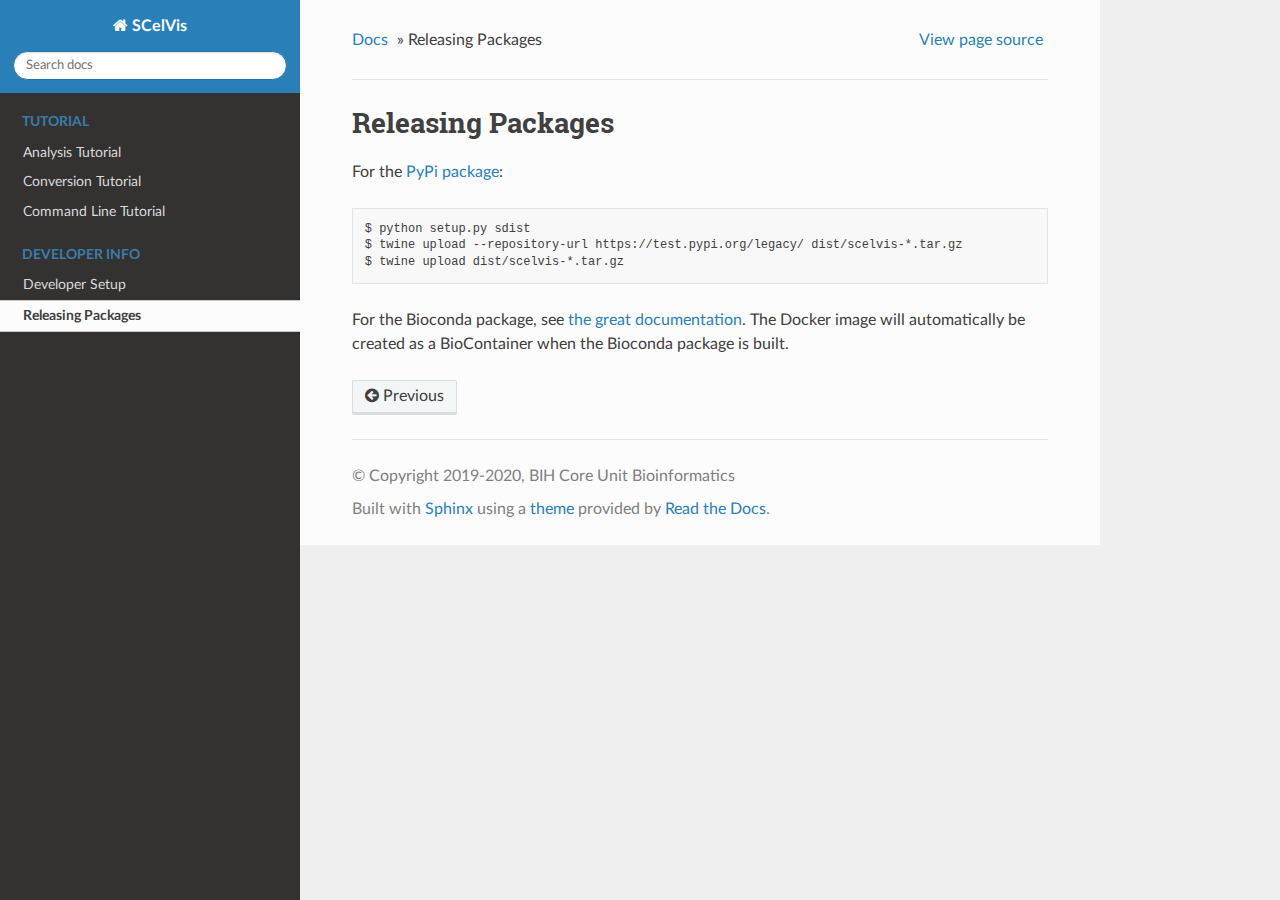
<file: docs_manual/_build/html/developer_release.html>
<!DOCTYPE html>
<!--[if IE 8]><html class="no-js lt-ie9" lang="en" > <![endif]-->
<!--[if gt IE 8]><!--> <html class="no-js" lang="en" > <!--<![endif]-->
<head>
  <meta charset="utf-8">
  
  <meta name="viewport" content="width=device-width, initial-scale=1.0">
  
  <title>Releasing Packages &mdash; SCelVis  documentation</title>
  

  
  
  
  

  
  <script type="text/javascript" src="_static/js/modernizr.min.js"></script>
  
    
      <script type="text/javascript" id="documentation_options" data-url_root="./" src="_static/documentation_options.js"></script>
        <script type="text/javascript" src="_static/jquery.js"></script>
        <script type="text/javascript" src="_static/underscore.js"></script>
        <script type="text/javascript" src="_static/doctools.js"></script>
        <script type="text/javascript" src="_static/language_data.js"></script>
    
    <script type="text/javascript" src="_static/js/theme.js"></script>

    

  
  <link rel="stylesheet" href="_static/css/theme.css" type="text/css" />
  <link rel="stylesheet" href="_static/pygments.css" type="text/css" />
    <link rel="index" title="Index" href="genindex.html" />
    <link rel="search" title="Search" href="search.html" />
    <link rel="prev" title="Developer Setup" href="developer_setup.html" /> 
</head>

<body class="wy-body-for-nav">

   
  <div class="wy-grid-for-nav">
    
    <nav data-toggle="wy-nav-shift" class="wy-nav-side">
      <div class="wy-side-scroll">
        <div class="wy-side-nav-search" >
          

          
            <a href="index.html" class="icon icon-home"> SCelVis
          

          
          </a>

          
            
            
          

          
<div role="search">
  <form id="rtd-search-form" class="wy-form" action="search.html" method="get">
    <input type="text" name="q" placeholder="Search docs" />
    <input type="hidden" name="check_keywords" value="yes" />
    <input type="hidden" name="area" value="default" />
  </form>
</div>

          
        </div>

        <div class="wy-menu wy-menu-vertical" data-spy="affix" role="navigation" aria-label="main navigation">
          
            
            
              
            
            
              <p class="caption"><span class="caption-text">Tutorial</span></p>
<ul>
<li class="toctree-l1"><a class="reference internal" href="tutorial_analysis.html">Analysis Tutorial</a></li>
<li class="toctree-l1"><a class="reference internal" href="tutorial_convert.html">Conversion Tutorial</a></li>
<li class="toctree-l1"><a class="reference internal" href="tutorial_cli.html">Command Line Tutorial</a></li>
</ul>
<p class="caption"><span class="caption-text">Developer Info</span></p>
<ul class="current">
<li class="toctree-l1"><a class="reference internal" href="developer_setup.html">Developer Setup</a></li>
<li class="toctree-l1 current"><a class="current reference internal" href="#">Releasing Packages</a></li>
</ul>

            
          
        </div>
      </div>
    </nav>

    <section data-toggle="wy-nav-shift" class="wy-nav-content-wrap">

      
      <nav class="wy-nav-top" aria-label="top navigation">
        
          <i data-toggle="wy-nav-top" class="fa fa-bars"></i>
          <a href="index.html">SCelVis</a>
        
      </nav>


      <div class="wy-nav-content">
        
        <div class="rst-content">
        
          















<div role="navigation" aria-label="breadcrumbs navigation">

  <ul class="wy-breadcrumbs">
    
      <li><a href="index.html">Docs</a> &raquo;</li>
        
      <li>Releasing Packages</li>
    
    
      <li class="wy-breadcrumbs-aside">
        
            
            <a href="_sources/developer_release.rst.txt" rel="nofollow"> View page source</a>
          
        
      </li>
    
  </ul>

  
  <hr/>
</div>
          <div role="main" class="document" itemscope="itemscope" itemtype="http://schema.org/Article">
           <div itemprop="articleBody">
            
  <div class="section" id="releasing-packages">
<span id="developer-release"></span><h1>Releasing Packages<a class="headerlink" href="#releasing-packages" title="Permalink to this headline">¶</a></h1>
<p>For the <a class="reference external" href="https://pypi.org/project/scelvis/">PyPi package</a>:</p>
<div class="highlight-shell notranslate"><div class="highlight"><pre><span></span>$ python setup.py sdist
$ twine upload --repository-url https://test.pypi.org/legacy/ dist/scelvis-*.tar.gz
$ twine upload dist/scelvis-*.tar.gz
</pre></div>
</div>
<p>For the Bioconda package, see <a class="reference external" href="http://bioconda.github.io/updating.html">the great documentation</a>.
The Docker image will automatically be created as a BioContainer when the Bioconda package is built.</p>
</div>


           </div>
           
          </div>
          <footer>
  
    <div class="rst-footer-buttons" role="navigation" aria-label="footer navigation">
      
      
        <a href="developer_setup.html" class="btn btn-neutral float-left" title="Developer Setup" accesskey="p" rel="prev"><span class="fa fa-arrow-circle-left"></span> Previous</a>
      
    </div>
  

  <hr/>

  <div role="contentinfo">
    <p>
        &copy; Copyright 2019-2020, BIH Core Unit Bioinformatics

    </p>
  </div>
  Built with <a href="http://sphinx-doc.org/">Sphinx</a> using a <a href="https://github.com/rtfd/sphinx_rtd_theme">theme</a> provided by <a href="https://readthedocs.org">Read the Docs</a>. 

</footer>

        </div>
      </div>

    </section>

  </div>
  


  <script type="text/javascript">
      jQuery(function () {
          SphinxRtdTheme.Navigation.enable(true);
      });
  </script>

  
  
    
   

</body>
</html>
</file>
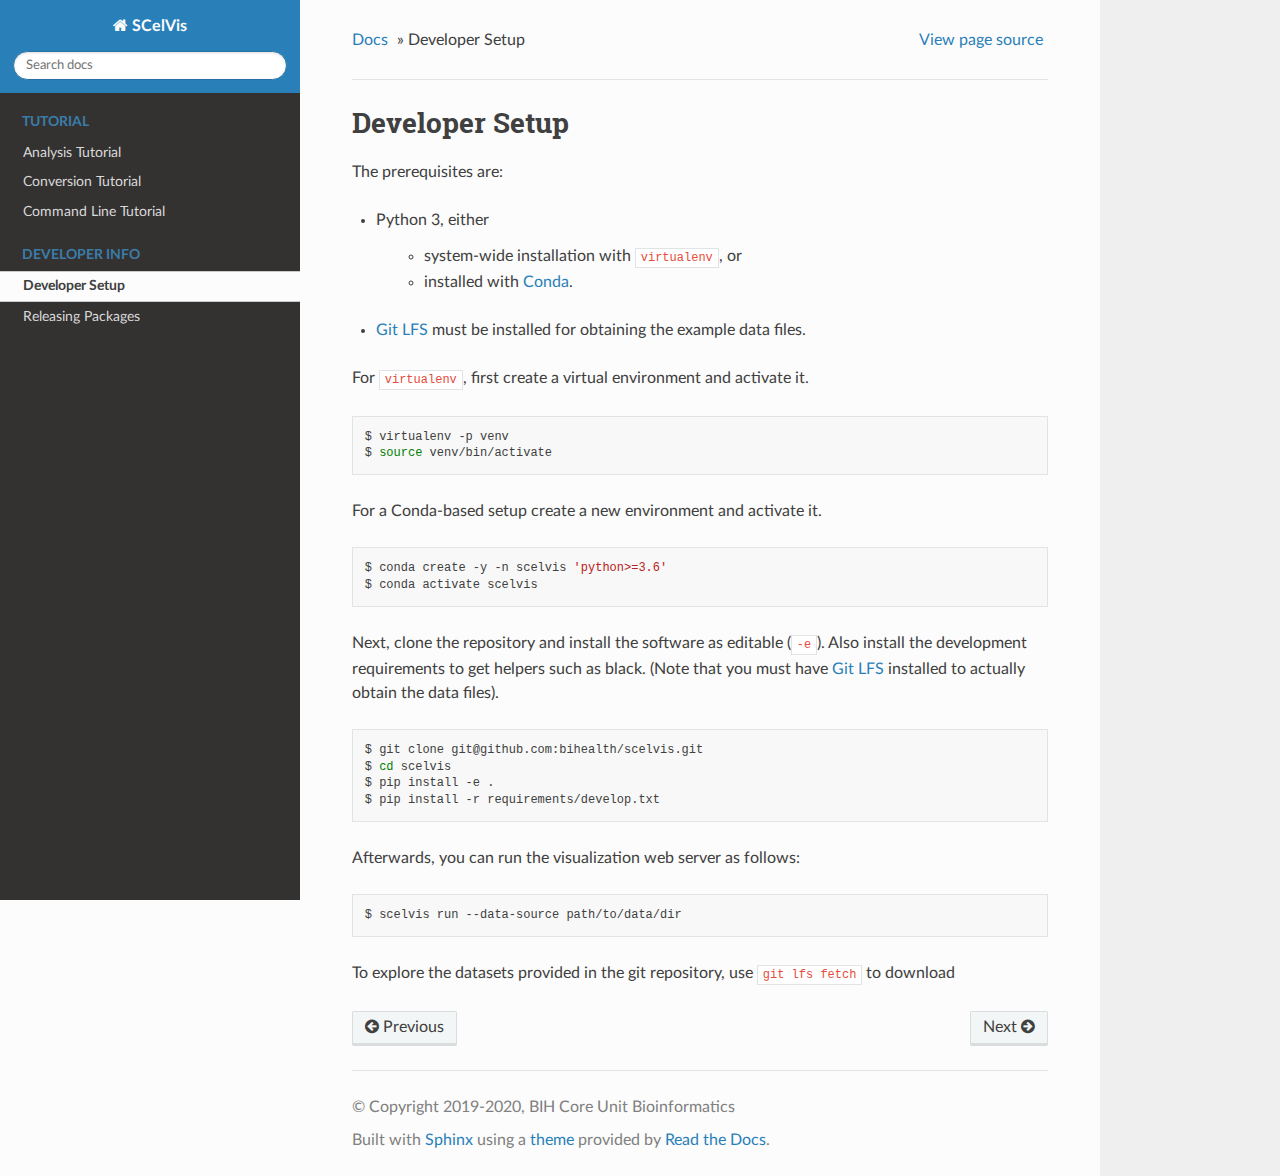
<file: docs_manual/_build/html/developer_setup.html>
<!DOCTYPE html>
<!--[if IE 8]><html class="no-js lt-ie9" lang="en" > <![endif]-->
<!--[if gt IE 8]><!--> <html class="no-js" lang="en" > <!--<![endif]-->
<head>
  <meta charset="utf-8">
  
  <meta name="viewport" content="width=device-width, initial-scale=1.0">
  
  <title>Developer Setup &mdash; SCelVis  documentation</title>
  

  
  
  
  

  
  <script type="text/javascript" src="_static/js/modernizr.min.js"></script>
  
    
      <script type="text/javascript" id="documentation_options" data-url_root="./" src="_static/documentation_options.js"></script>
        <script type="text/javascript" src="_static/jquery.js"></script>
        <script type="text/javascript" src="_static/underscore.js"></script>
        <script type="text/javascript" src="_static/doctools.js"></script>
        <script type="text/javascript" src="_static/language_data.js"></script>
    
    <script type="text/javascript" src="_static/js/theme.js"></script>

    

  
  <link rel="stylesheet" href="_static/css/theme.css" type="text/css" />
  <link rel="stylesheet" href="_static/pygments.css" type="text/css" />
    <link rel="index" title="Index" href="genindex.html" />
    <link rel="search" title="Search" href="search.html" />
    <link rel="next" title="Releasing Packages" href="developer_release.html" />
    <link rel="prev" title="Command Line Tutorial" href="tutorial_cli.html" /> 
</head>

<body class="wy-body-for-nav">

   
  <div class="wy-grid-for-nav">
    
    <nav data-toggle="wy-nav-shift" class="wy-nav-side">
      <div class="wy-side-scroll">
        <div class="wy-side-nav-search" >
          

          
            <a href="index.html" class="icon icon-home"> SCelVis
          

          
          </a>

          
            
            
          

          
<div role="search">
  <form id="rtd-search-form" class="wy-form" action="search.html" method="get">
    <input type="text" name="q" placeholder="Search docs" />
    <input type="hidden" name="check_keywords" value="yes" />
    <input type="hidden" name="area" value="default" />
  </form>
</div>

          
        </div>

        <div class="wy-menu wy-menu-vertical" data-spy="affix" role="navigation" aria-label="main navigation">
          
            
            
              
            
            
              <p class="caption"><span class="caption-text">Tutorial</span></p>
<ul>
<li class="toctree-l1"><a class="reference internal" href="tutorial_analysis.html">Analysis Tutorial</a></li>
<li class="toctree-l1"><a class="reference internal" href="tutorial_convert.html">Conversion Tutorial</a></li>
<li class="toctree-l1"><a class="reference internal" href="tutorial_cli.html">Command Line Tutorial</a></li>
</ul>
<p class="caption"><span class="caption-text">Developer Info</span></p>
<ul class="current">
<li class="toctree-l1 current"><a class="current reference internal" href="#">Developer Setup</a></li>
<li class="toctree-l1"><a class="reference internal" href="developer_release.html">Releasing Packages</a></li>
</ul>

            
          
        </div>
      </div>
    </nav>

    <section data-toggle="wy-nav-shift" class="wy-nav-content-wrap">

      
      <nav class="wy-nav-top" aria-label="top navigation">
        
          <i data-toggle="wy-nav-top" class="fa fa-bars"></i>
          <a href="index.html">SCelVis</a>
        
      </nav>


      <div class="wy-nav-content">
        
        <div class="rst-content">
        
          















<div role="navigation" aria-label="breadcrumbs navigation">

  <ul class="wy-breadcrumbs">
    
      <li><a href="index.html">Docs</a> &raquo;</li>
        
      <li>Developer Setup</li>
    
    
      <li class="wy-breadcrumbs-aside">
        
            
            <a href="_sources/developer_setup.rst.txt" rel="nofollow"> View page source</a>
          
        
      </li>
    
  </ul>

  
  <hr/>
</div>
          <div role="main" class="document" itemscope="itemscope" itemtype="http://schema.org/Article">
           <div itemprop="articleBody">
            
  <div class="section" id="developer-setup">
<span id="id1"></span><h1>Developer Setup<a class="headerlink" href="#developer-setup" title="Permalink to this headline">¶</a></h1>
<p>The prerequisites are:</p>
<ul>
<li><p>Python 3, either</p>
<blockquote>
<div><ul class="simple">
<li><p>system-wide installation with <code class="docutils literal notranslate"><span class="pre">virtualenv</span></code>, or</p></li>
<li><p>installed with <a class="reference external" href="https://docs.conda.io/en/latest/">Conda</a>.</p></li>
</ul>
</div></blockquote>
</li>
<li><p><a class="reference external" href="https://git-lfs.github.com/">Git LFS</a> must be installed for obtaining the example data files.</p></li>
</ul>
<p>For <code class="docutils literal notranslate"><span class="pre">virtualenv</span></code>, first create a virtual environment and activate it.</p>
<div class="highlight-shell notranslate"><div class="highlight"><pre><span></span>$ virtualenv -p venv
$ <span class="nb">source</span> venv/bin/activate
</pre></div>
</div>
<p>For a Conda-based setup create a new environment and activate it.</p>
<div class="highlight-shell notranslate"><div class="highlight"><pre><span></span>$ conda create -y -n scelvis <span class="s1">&#39;python&gt;=3.6&#39;</span>
$ conda activate scelvis
</pre></div>
</div>
<p>Next, clone the repository and install the software as editable (<code class="docutils literal notranslate"><span class="pre">-e</span></code>).
Also install the development requirements to get helpers such as black.
(Note that you must have <a class="reference external" href="https://git-lfs.github.com/">Git LFS</a> installed to actually obtain the data files).</p>
<div class="highlight-shell notranslate"><div class="highlight"><pre><span></span>$ git clone git@github.com:bihealth/scelvis.git
$ <span class="nb">cd</span> scelvis
$ pip install -e .
$ pip install -r requirements/develop.txt
</pre></div>
</div>
<p>Afterwards, you can run the visualization web server as follows:</p>
<div class="highlight-shell notranslate"><div class="highlight"><pre><span></span>$ scelvis run --data-source path/to/data/dir
</pre></div>
</div>
<p>To explore the datasets provided in the git repository, use <code class="docutils literal notranslate"><span class="pre">git</span> <span class="pre">lfs</span> <span class="pre">fetch</span></code> to download</p>
</div>


           </div>
           
          </div>
          <footer>
  
    <div class="rst-footer-buttons" role="navigation" aria-label="footer navigation">
      
        <a href="developer_release.html" class="btn btn-neutral float-right" title="Releasing Packages" accesskey="n" rel="next">Next <span class="fa fa-arrow-circle-right"></span></a>
      
      
        <a href="tutorial_cli.html" class="btn btn-neutral float-left" title="Command Line Tutorial" accesskey="p" rel="prev"><span class="fa fa-arrow-circle-left"></span> Previous</a>
      
    </div>
  

  <hr/>

  <div role="contentinfo">
    <p>
        &copy; Copyright 2019-2020, BIH Core Unit Bioinformatics

    </p>
  </div>
  Built with <a href="http://sphinx-doc.org/">Sphinx</a> using a <a href="https://github.com/rtfd/sphinx_rtd_theme">theme</a> provided by <a href="https://readthedocs.org">Read the Docs</a>. 

</footer>

        </div>
      </div>

    </section>

  </div>
  


  <script type="text/javascript">
      jQuery(function () {
          SphinxRtdTheme.Navigation.enable(true);
      });
  </script>

  
  
    
   

</body>
</html>
</file>
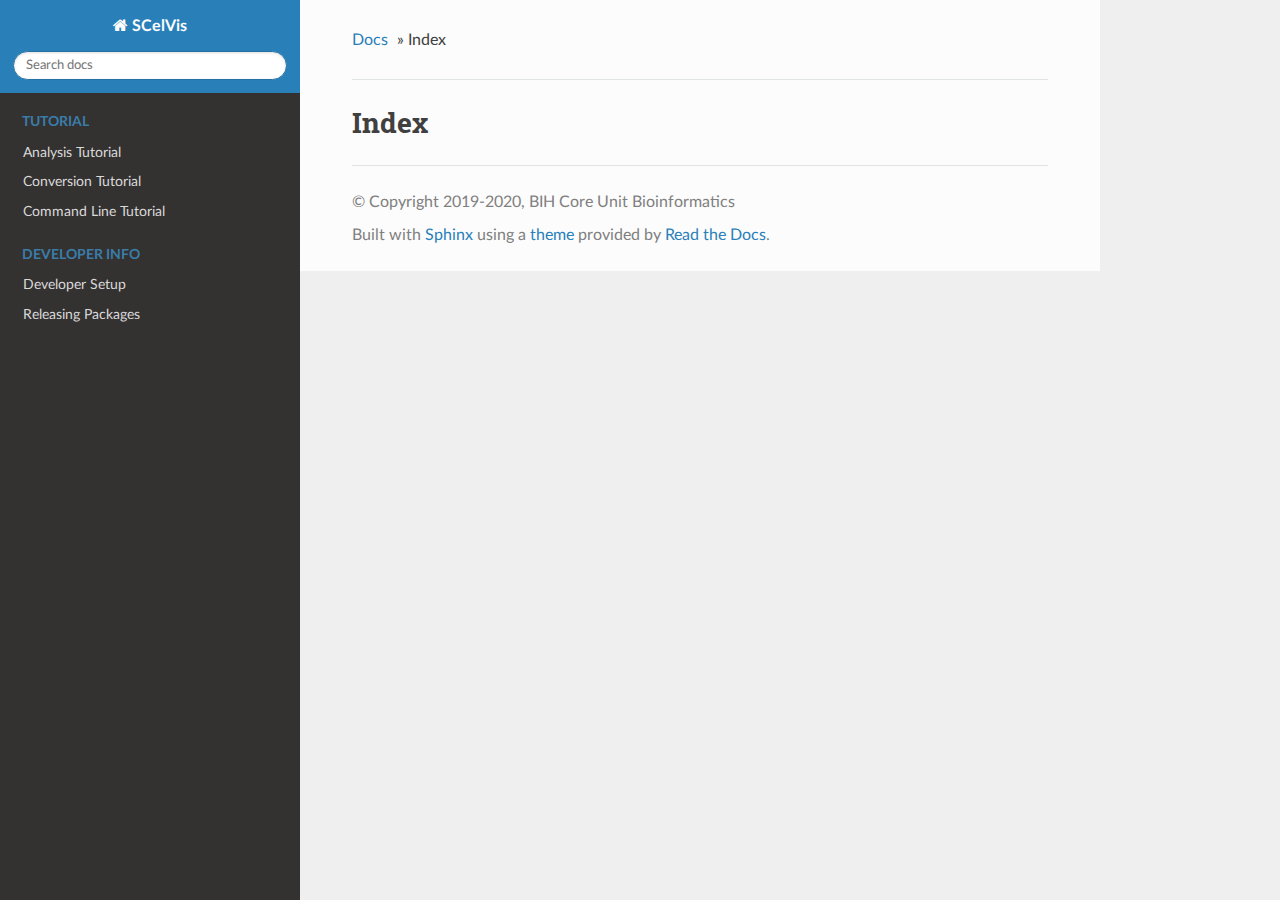
<file: docs_manual/_build/html/genindex.html>
<!DOCTYPE html>
<!--[if IE 8]><html class="no-js lt-ie9" lang="en" > <![endif]-->
<!--[if gt IE 8]><!--> <html class="no-js" lang="en" > <!--<![endif]-->
<head>
  <meta charset="utf-8">
  
  <meta name="viewport" content="width=device-width, initial-scale=1.0">
  
  <title>Index &mdash; SCelVis  documentation</title>
  

  
  
  
  

  
  <script type="text/javascript" src="_static/js/modernizr.min.js"></script>
  
    
      <script type="text/javascript" id="documentation_options" data-url_root="./" src="_static/documentation_options.js"></script>
        <script type="text/javascript" src="_static/jquery.js"></script>
        <script type="text/javascript" src="_static/underscore.js"></script>
        <script type="text/javascript" src="_static/doctools.js"></script>
        <script type="text/javascript" src="_static/language_data.js"></script>
    
    <script type="text/javascript" src="_static/js/theme.js"></script>

    

  
  <link rel="stylesheet" href="_static/css/theme.css" type="text/css" />
  <link rel="stylesheet" href="_static/pygments.css" type="text/css" />
    <link rel="index" title="Index" href="#" />
    <link rel="search" title="Search" href="search.html" /> 
</head>

<body class="wy-body-for-nav">

   
  <div class="wy-grid-for-nav">
    
    <nav data-toggle="wy-nav-shift" class="wy-nav-side">
      <div class="wy-side-scroll">
        <div class="wy-side-nav-search" >
          

          
            <a href="index.html" class="icon icon-home"> SCelVis
          

          
          </a>

          
            
            
          

          
<div role="search">
  <form id="rtd-search-form" class="wy-form" action="search.html" method="get">
    <input type="text" name="q" placeholder="Search docs" />
    <input type="hidden" name="check_keywords" value="yes" />
    <input type="hidden" name="area" value="default" />
  </form>
</div>

          
        </div>

        <div class="wy-menu wy-menu-vertical" data-spy="affix" role="navigation" aria-label="main navigation">
          
            
            
              
            
            
              <p class="caption"><span class="caption-text">Tutorial</span></p>
<ul>
<li class="toctree-l1"><a class="reference internal" href="tutorial_analysis.html">Analysis Tutorial</a></li>
<li class="toctree-l1"><a class="reference internal" href="tutorial_convert.html">Conversion Tutorial</a></li>
<li class="toctree-l1"><a class="reference internal" href="tutorial_cli.html">Command Line Tutorial</a></li>
</ul>
<p class="caption"><span class="caption-text">Developer Info</span></p>
<ul>
<li class="toctree-l1"><a class="reference internal" href="developer_setup.html">Developer Setup</a></li>
<li class="toctree-l1"><a class="reference internal" href="developer_release.html">Releasing Packages</a></li>
</ul>

            
          
        </div>
      </div>
    </nav>

    <section data-toggle="wy-nav-shift" class="wy-nav-content-wrap">

      
      <nav class="wy-nav-top" aria-label="top navigation">
        
          <i data-toggle="wy-nav-top" class="fa fa-bars"></i>
          <a href="index.html">SCelVis</a>
        
      </nav>


      <div class="wy-nav-content">
        
        <div class="rst-content">
        
          















<div role="navigation" aria-label="breadcrumbs navigation">

  <ul class="wy-breadcrumbs">
    
      <li><a href="index.html">Docs</a> &raquo;</li>
        
      <li>Index</li>
    
    
      <li class="wy-breadcrumbs-aside">
        
            
        
      </li>
    
  </ul>

  
  <hr/>
</div>
          <div role="main" class="document" itemscope="itemscope" itemtype="http://schema.org/Article">
           <div itemprop="articleBody">
            

<h1 id="index">Index</h1>

<div class="genindex-jumpbox">
 
</div>


           </div>
           
          </div>
          <footer>
  

  <hr/>

  <div role="contentinfo">
    <p>
        &copy; Copyright 2019-2020, BIH Core Unit Bioinformatics

    </p>
  </div>
  Built with <a href="http://sphinx-doc.org/">Sphinx</a> using a <a href="https://github.com/rtfd/sphinx_rtd_theme">theme</a> provided by <a href="https://readthedocs.org">Read the Docs</a>. 

</footer>

        </div>
      </div>

    </section>

  </div>
  


  <script type="text/javascript">
      jQuery(function () {
          SphinxRtdTheme.Navigation.enable(true);
      });
  </script>

  
  
    
   

</body>
</html>
</file>
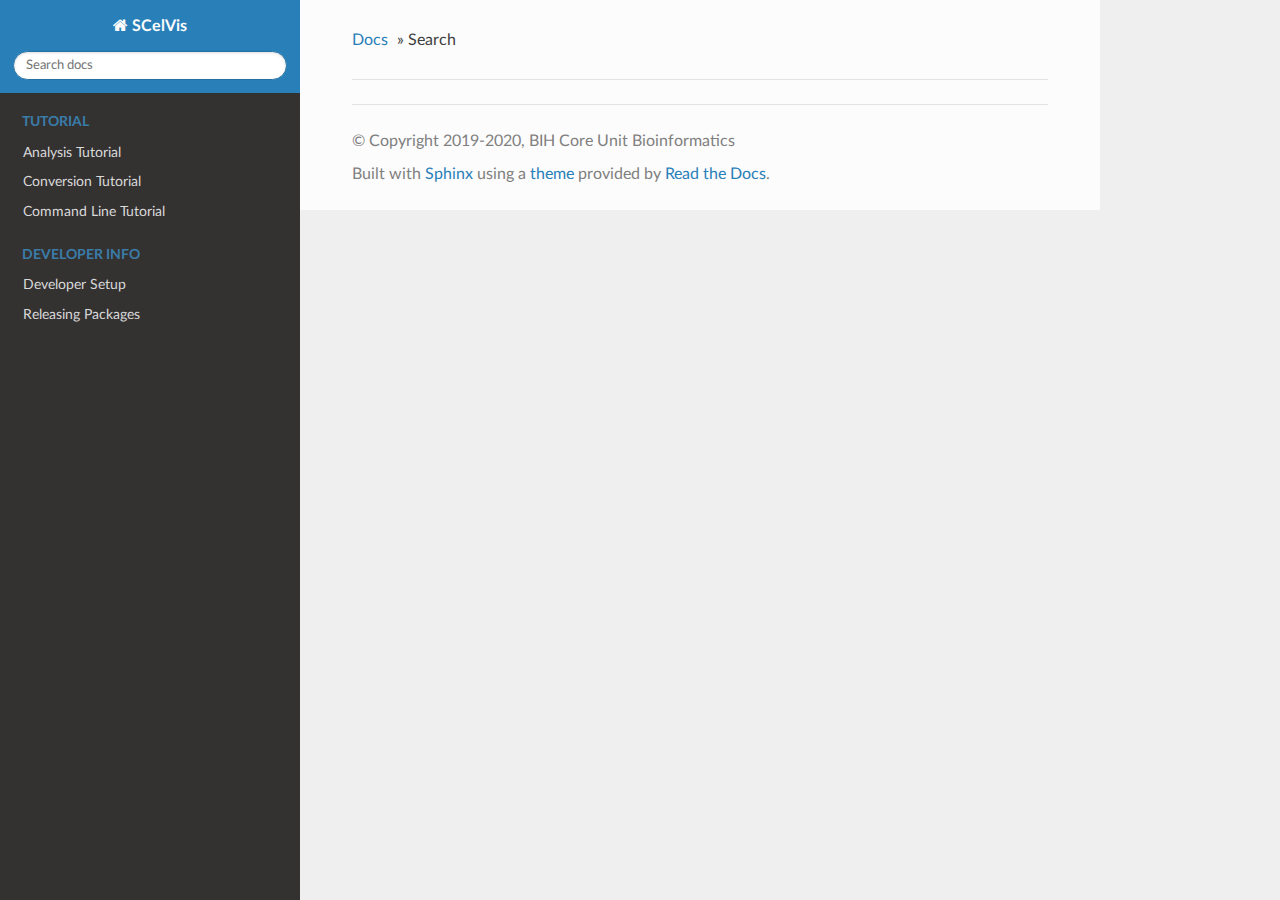
<file: docs_manual/_build/html/search.html>
<!DOCTYPE html>
<!--[if IE 8]><html class="no-js lt-ie9" lang="en" > <![endif]-->
<!--[if gt IE 8]><!--> <html class="no-js" lang="en" > <!--<![endif]-->
<head>
  <meta charset="utf-8">
  
  <meta name="viewport" content="width=device-width, initial-scale=1.0">
  
  <title>Search &mdash; SCelVis  documentation</title>
  

  
  
  
  

  
  <script type="text/javascript" src="_static/js/modernizr.min.js"></script>
  
    
      <script type="text/javascript" id="documentation_options" data-url_root="./" src="_static/documentation_options.js"></script>
        <script type="text/javascript" src="_static/jquery.js"></script>
        <script type="text/javascript" src="_static/underscore.js"></script>
        <script type="text/javascript" src="_static/doctools.js"></script>
        <script type="text/javascript" src="_static/language_data.js"></script>
        <script type="text/javascript" src="_static/searchtools.js"></script>
    
    <script type="text/javascript" src="_static/js/theme.js"></script>

    

  
  <link rel="stylesheet" href="_static/css/theme.css" type="text/css" />
  <link rel="stylesheet" href="_static/pygments.css" type="text/css" />
    <link rel="index" title="Index" href="genindex.html" />
    <link rel="search" title="Search" href="#" /> 
</head>

<body class="wy-body-for-nav">

   
  <div class="wy-grid-for-nav">
    
    <nav data-toggle="wy-nav-shift" class="wy-nav-side">
      <div class="wy-side-scroll">
        <div class="wy-side-nav-search" >
          

          
            <a href="index.html" class="icon icon-home"> SCelVis
          

          
          </a>

          
            
            
          

          
<div role="search">
  <form id="rtd-search-form" class="wy-form" action="#" method="get">
    <input type="text" name="q" placeholder="Search docs" />
    <input type="hidden" name="check_keywords" value="yes" />
    <input type="hidden" name="area" value="default" />
  </form>
</div>

          
        </div>

        <div class="wy-menu wy-menu-vertical" data-spy="affix" role="navigation" aria-label="main navigation">
          
            
            
              
            
            
              <p class="caption"><span class="caption-text">Tutorial</span></p>
<ul>
<li class="toctree-l1"><a class="reference internal" href="tutorial_analysis.html">Analysis Tutorial</a></li>
<li class="toctree-l1"><a class="reference internal" href="tutorial_convert.html">Conversion Tutorial</a></li>
<li class="toctree-l1"><a class="reference internal" href="tutorial_cli.html">Command Line Tutorial</a></li>
</ul>
<p class="caption"><span class="caption-text">Developer Info</span></p>
<ul>
<li class="toctree-l1"><a class="reference internal" href="developer_setup.html">Developer Setup</a></li>
<li class="toctree-l1"><a class="reference internal" href="developer_release.html">Releasing Packages</a></li>
</ul>

            
          
        </div>
      </div>
    </nav>

    <section data-toggle="wy-nav-shift" class="wy-nav-content-wrap">

      
      <nav class="wy-nav-top" aria-label="top navigation">
        
          <i data-toggle="wy-nav-top" class="fa fa-bars"></i>
          <a href="index.html">SCelVis</a>
        
      </nav>


      <div class="wy-nav-content">
        
        <div class="rst-content">
        
          















<div role="navigation" aria-label="breadcrumbs navigation">

  <ul class="wy-breadcrumbs">
    
      <li><a href="index.html">Docs</a> &raquo;</li>
        
      <li>Search</li>
    
    
      <li class="wy-breadcrumbs-aside">
        
            
        
      </li>
    
  </ul>

  
  <hr/>
</div>
          <div role="main" class="document" itemscope="itemscope" itemtype="http://schema.org/Article">
           <div itemprop="articleBody">
            
  <noscript>
  <div id="fallback" class="admonition warning">
    <p class="last">
      Please activate JavaScript to enable the search
      functionality.
    </p>
  </div>
  </noscript>

  
  <div id="search-results">
  
  </div>

           </div>
           
          </div>
          <footer>
  

  <hr/>

  <div role="contentinfo">
    <p>
        &copy; Copyright 2019-2020, BIH Core Unit Bioinformatics

    </p>
  </div>
  Built with <a href="http://sphinx-doc.org/">Sphinx</a> using a <a href="https://github.com/rtfd/sphinx_rtd_theme">theme</a> provided by <a href="https://readthedocs.org">Read the Docs</a>. 

</footer>

        </div>
      </div>

    </section>

  </div>
  


  <script type="text/javascript">
      jQuery(function () {
          SphinxRtdTheme.Navigation.enable(true);
      });
  </script>

  
  
    
  
  <script type="text/javascript">
    jQuery(function() { Search.loadIndex("searchindex.js"); });
  </script>
  
  <script type="text/javascript" id="searchindexloader"></script>
   


</body>
</html>
</file>
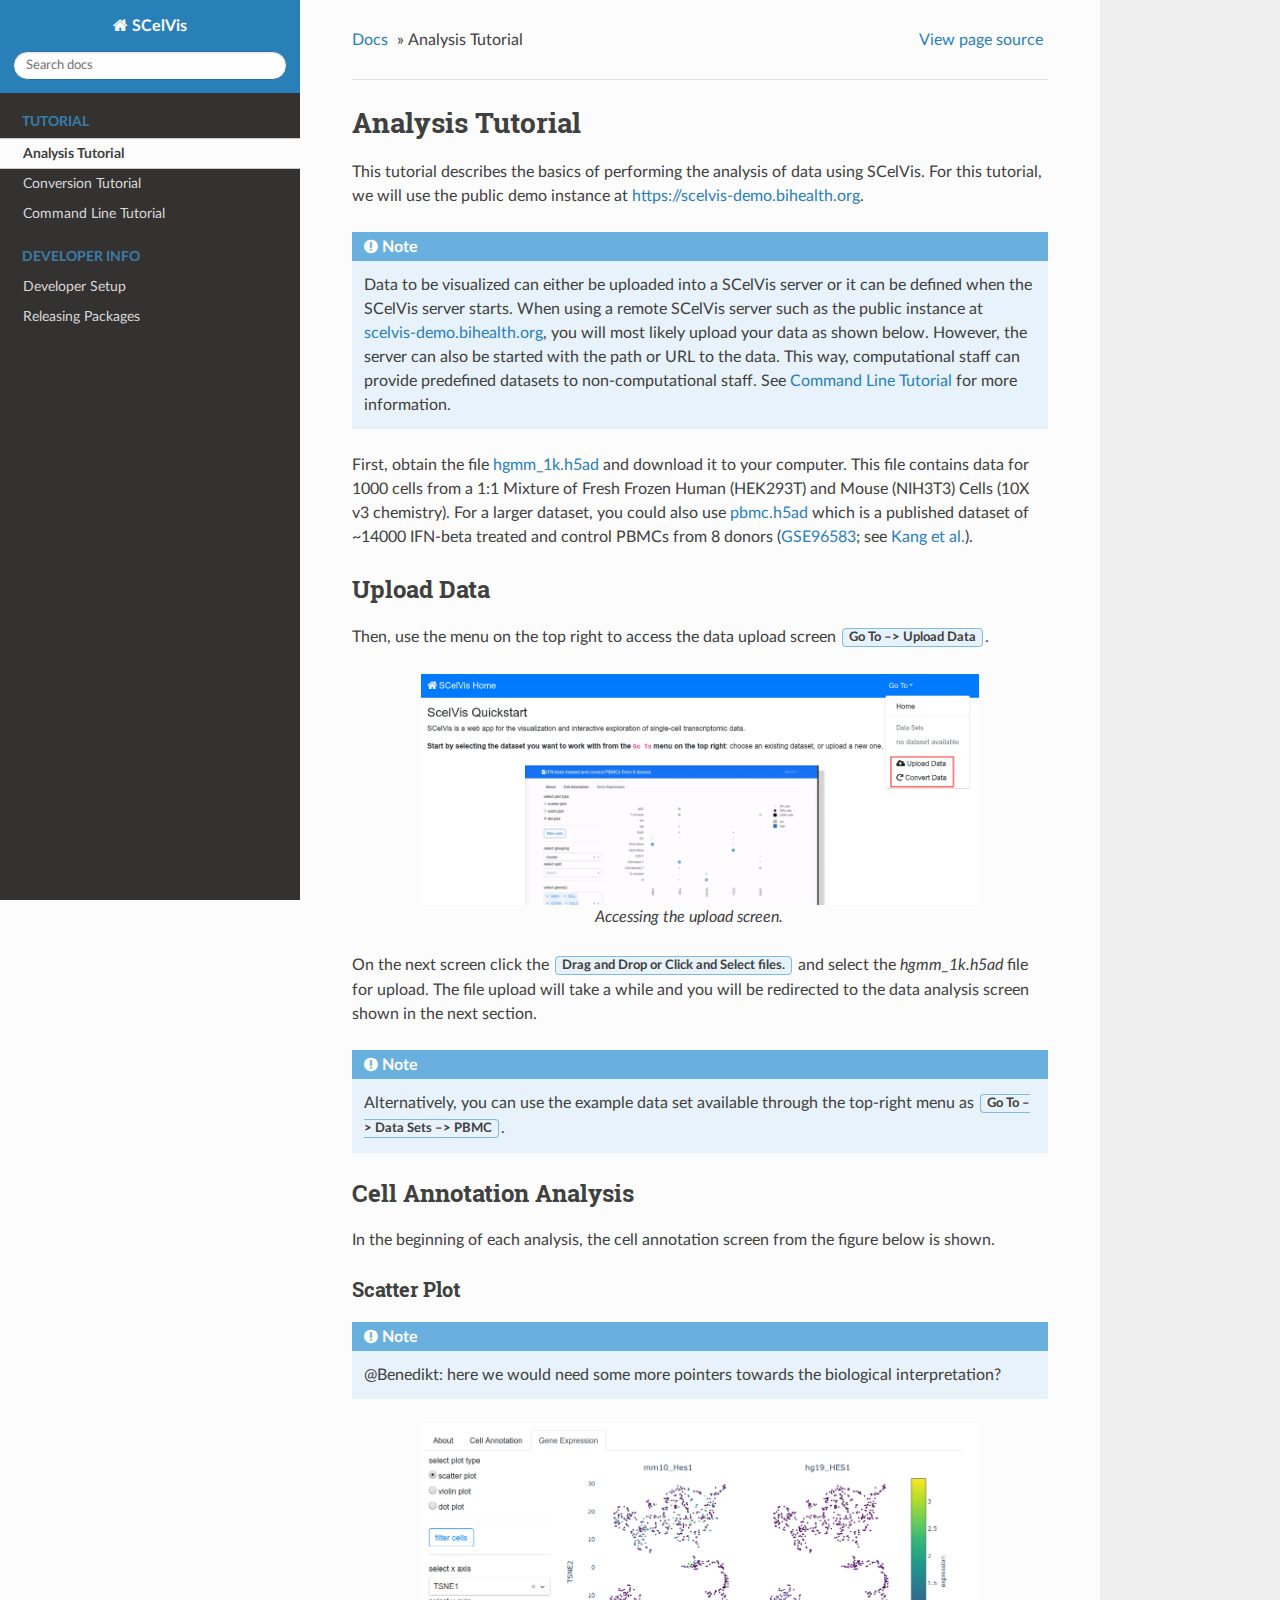
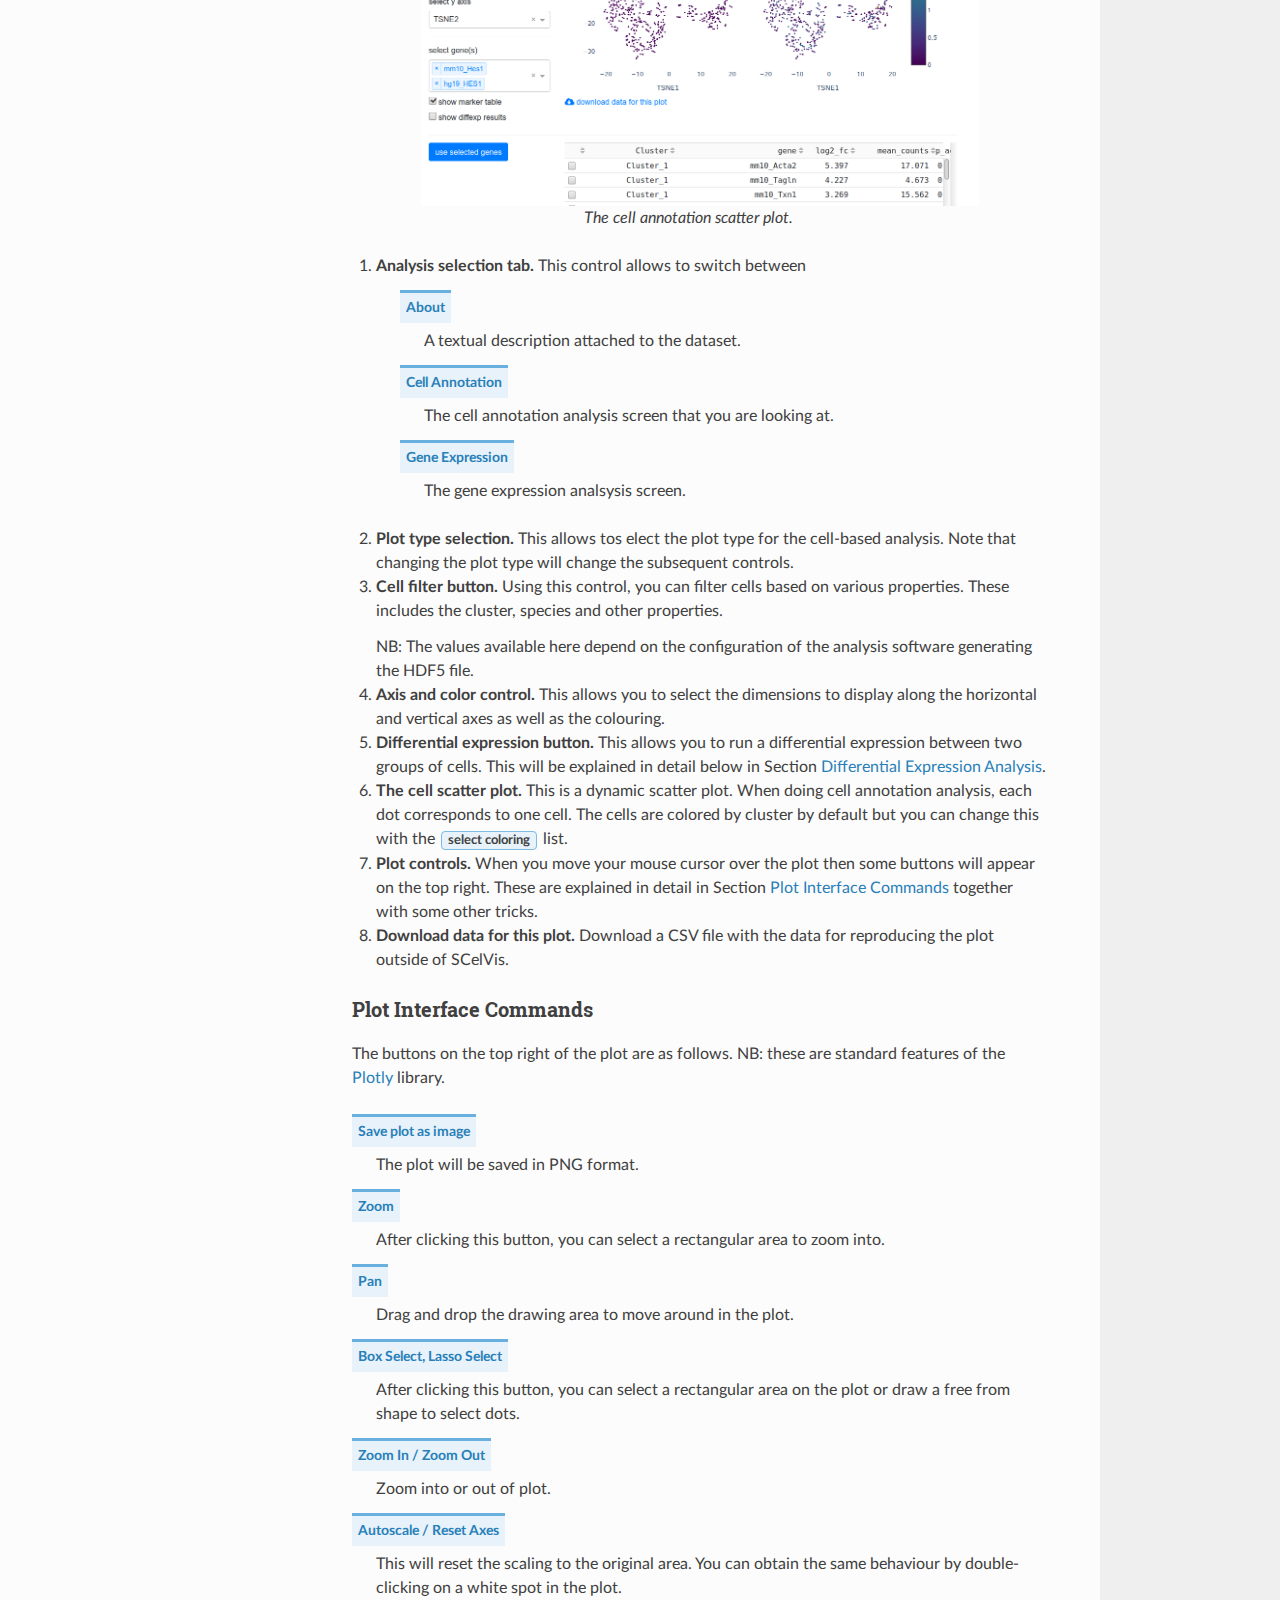
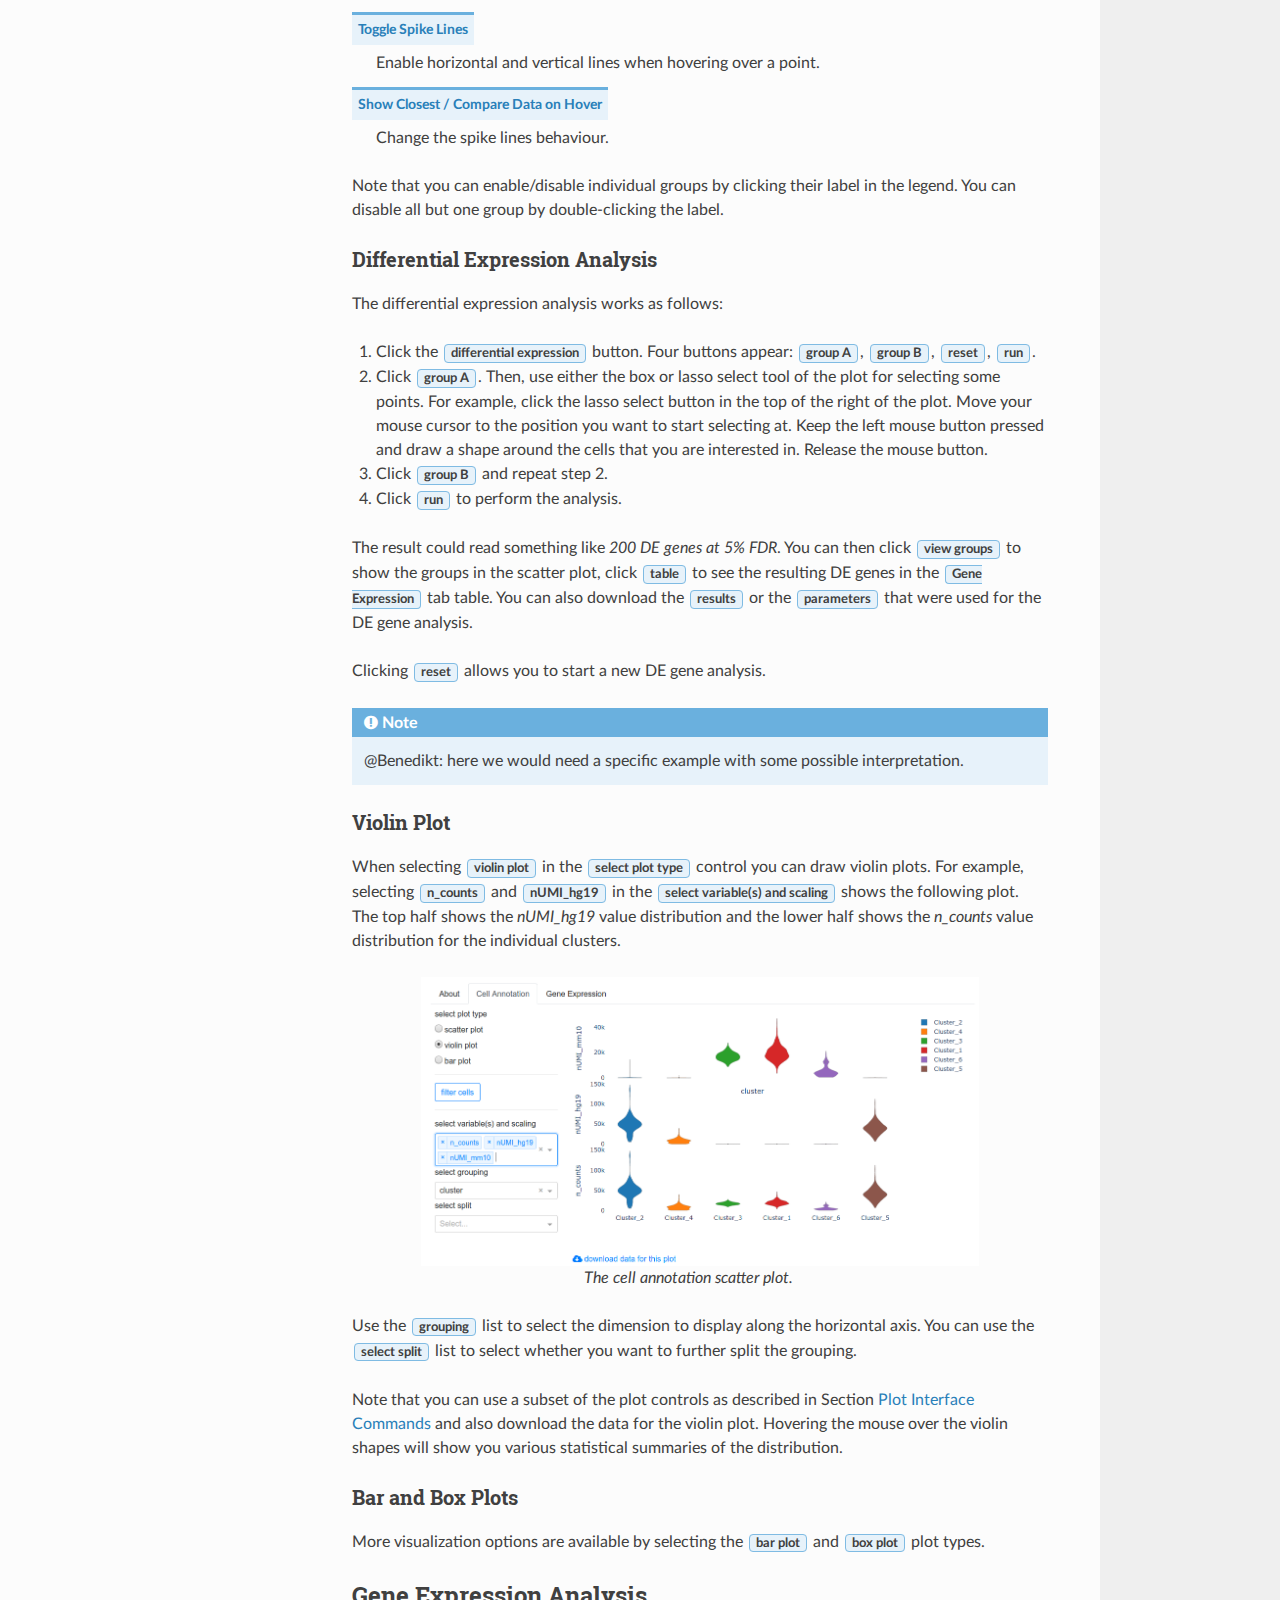
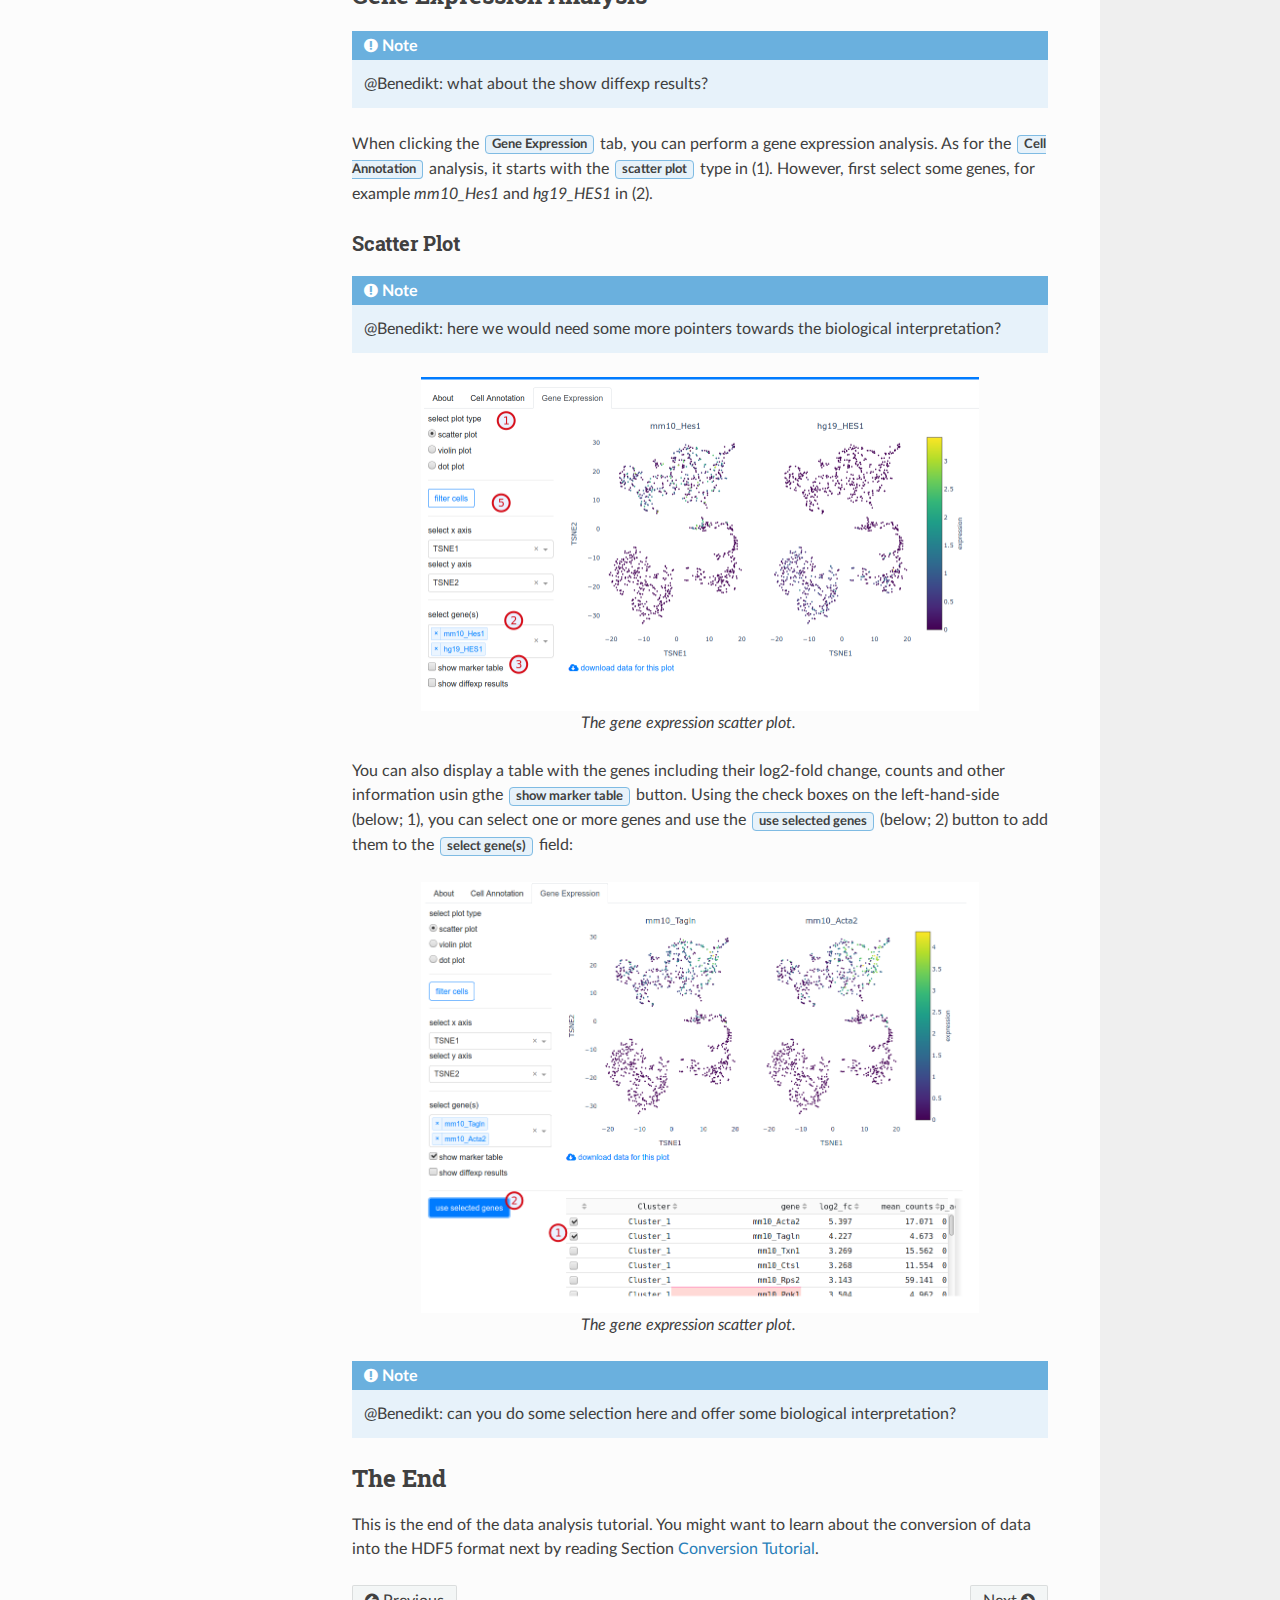
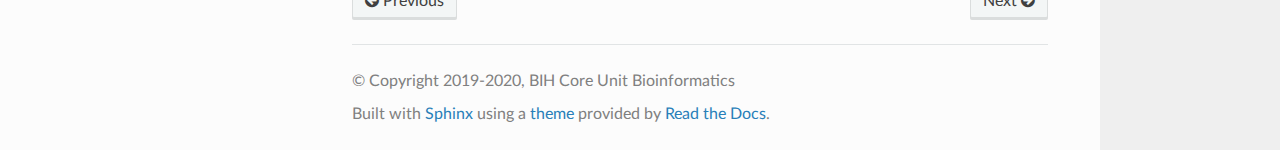
<file: docs_manual/_build/html/tutorial_analysis.html>
<!DOCTYPE html>
<!--[if IE 8]><html class="no-js lt-ie9" lang="en" > <![endif]-->
<!--[if gt IE 8]><!--> <html class="no-js" lang="en" > <!--<![endif]-->
<head>
  <meta charset="utf-8">
  
  <meta name="viewport" content="width=device-width, initial-scale=1.0">
  
  <title>Analysis Tutorial &mdash; SCelVis  documentation</title>
  

  
  
  
  

  
  <script type="text/javascript" src="_static/js/modernizr.min.js"></script>
  
    
      <script type="text/javascript" id="documentation_options" data-url_root="./" src="_static/documentation_options.js"></script>
        <script type="text/javascript" src="_static/jquery.js"></script>
        <script type="text/javascript" src="_static/underscore.js"></script>
        <script type="text/javascript" src="_static/doctools.js"></script>
        <script type="text/javascript" src="_static/language_data.js"></script>
    
    <script type="text/javascript" src="_static/js/theme.js"></script>

    

  
  <link rel="stylesheet" href="_static/css/theme.css" type="text/css" />
  <link rel="stylesheet" href="_static/pygments.css" type="text/css" />
    <link rel="index" title="Index" href="genindex.html" />
    <link rel="search" title="Search" href="search.html" />
    <link rel="next" title="Conversion Tutorial" href="tutorial_convert.html" />
    <link rel="prev" title="SCelVis" href="index.html" /> 
</head>

<body class="wy-body-for-nav">

   
  <div class="wy-grid-for-nav">
    
    <nav data-toggle="wy-nav-shift" class="wy-nav-side">
      <div class="wy-side-scroll">
        <div class="wy-side-nav-search" >
          

          
            <a href="index.html" class="icon icon-home"> SCelVis
          

          
          </a>

          
            
            
          

          
<div role="search">
  <form id="rtd-search-form" class="wy-form" action="search.html" method="get">
    <input type="text" name="q" placeholder="Search docs" />
    <input type="hidden" name="check_keywords" value="yes" />
    <input type="hidden" name="area" value="default" />
  </form>
</div>

          
        </div>

        <div class="wy-menu wy-menu-vertical" data-spy="affix" role="navigation" aria-label="main navigation">
          
            
            
              
            
            
              <p class="caption"><span class="caption-text">Tutorial</span></p>
<ul class="current">
<li class="toctree-l1 current"><a class="current reference internal" href="#">Analysis Tutorial</a></li>
<li class="toctree-l1"><a class="reference internal" href="tutorial_convert.html">Conversion Tutorial</a></li>
<li class="toctree-l1"><a class="reference internal" href="tutorial_cli.html">Command Line Tutorial</a></li>
</ul>
<p class="caption"><span class="caption-text">Developer Info</span></p>
<ul>
<li class="toctree-l1"><a class="reference internal" href="developer_setup.html">Developer Setup</a></li>
<li class="toctree-l1"><a class="reference internal" href="developer_release.html">Releasing Packages</a></li>
</ul>

            
          
        </div>
      </div>
    </nav>

    <section data-toggle="wy-nav-shift" class="wy-nav-content-wrap">

      
      <nav class="wy-nav-top" aria-label="top navigation">
        
          <i data-toggle="wy-nav-top" class="fa fa-bars"></i>
          <a href="index.html">SCelVis</a>
        
      </nav>


      <div class="wy-nav-content">
        
        <div class="rst-content">
        
          















<div role="navigation" aria-label="breadcrumbs navigation">

  <ul class="wy-breadcrumbs">
    
      <li><a href="index.html">Docs</a> &raquo;</li>
        
      <li>Analysis Tutorial</li>
    
    
      <li class="wy-breadcrumbs-aside">
        
            
            <a href="_sources/tutorial_analysis.rst.txt" rel="nofollow"> View page source</a>
          
        
      </li>
    
  </ul>

  
  <hr/>
</div>
          <div role="main" class="document" itemscope="itemscope" itemtype="http://schema.org/Article">
           <div itemprop="articleBody">
            
  <div class="section" id="analysis-tutorial">
<span id="tutorial-analysis"></span><h1>Analysis Tutorial<a class="headerlink" href="#analysis-tutorial" title="Permalink to this headline">¶</a></h1>
<p>This tutorial describes the basics of performing the analysis of data using SCelVis.
For this tutorial, we will use the public demo instance at <a class="reference external" href="https://scelvis-demo.bihealth.org">https://scelvis-demo.bihealth.org</a>.</p>
<div class="admonition note">
<p class="admonition-title">Note</p>
<p>Data to be visualized can either be uploaded into a SCelVis server or it can be defined when the SCelVis server starts.
When using a remote SCelVis server such as the public instance at <a class="reference external" href="https://scelvis-demo.bihealth.org">scelvis-demo.bihealth.org</a>, you will most likely upload your data as shown below.
However, the server can also be started with the path or URL to the data.
This way, computational staff can provide predefined datasets to non-computational staff.
See <a class="reference internal" href="tutorial_cli.html#tutorial-cli"><span class="std std-ref">Command Line Tutorial</span></a> for more information.</p>
</div>
<p>First, obtain the file <a class="reference external" href="https://github.com/bihealth/scelvis/raw/master/examples/hgmm_1k.h5ad">hgmm_1k.h5ad</a> and download it to your computer.
This file contains data for 1000 cells from a 1:1 Mixture of Fresh Frozen Human (HEK293T) and Mouse (NIH3T3) Cells (10X v3 chemistry).
For a larger dataset, you could also use <a class="reference external" href="https://files.figshare.com/18037739/pbmc.h5ad">pbmc.h5ad</a> which is a published dataset of ~14000 IFN-beta treated and control PBMCs from 8 donors (<a class="reference external" href="https://www.ncbi.nlm.nih.gov/geo/query/acc.cgi?acc=GSE96583">GSE96583</a>; see <a class="reference external" href="https://www.ncbi.nlm.nih.gov/geo/query/acc.cgi?acc=GSE96583">Kang et al.</a>).</p>
<div class="section" id="upload-data">
<h2>Upload Data<a class="headerlink" href="#upload-data" title="Permalink to this headline">¶</a></h2>
<p>Then, use the menu on the top right to access the data upload screen <span class="guilabel">Go To –&gt; Upload Data</span>.</p>
<div class="figure align-center" id="id2">
<a class="reference internal image-reference" href="_images/scelvis_goto_upload.png"><img alt="_images/scelvis_goto_upload.png" src="_images/scelvis_goto_upload.png" style="width: 80%;" /></a>
<p class="caption"><span class="caption-text">Accessing the upload screen.</span><a class="headerlink" href="#id2" title="Permalink to this image">¶</a></p>
</div>
<p>On the next screen click the <span class="guilabel">Drag and Drop or Click and Select files.</span> and select the <em>hgmm_1k.h5ad</em> file for upload.
The file upload will take a while and you will be redirected to the data analysis screen shown in the next section.</p>
<div class="admonition note">
<p class="admonition-title">Note</p>
<p>Alternatively, you can use the example data set available through the top-right menu as <span class="guilabel">Go To –&gt; Data Sets –&gt; PBMC</span>.</p>
</div>
</div>
<div class="section" id="cell-annotation-analysis">
<h2>Cell Annotation Analysis<a class="headerlink" href="#cell-annotation-analysis" title="Permalink to this headline">¶</a></h2>
<p>In the beginning of each analysis, the cell annotation screen from the figure below is shown.</p>
<div class="section" id="scatter-plot">
<h3>Scatter Plot<a class="headerlink" href="#scatter-plot" title="Permalink to this headline">¶</a></h3>
<div class="admonition note">
<p class="admonition-title">Note</p>
<p>&#64;Benedikt: here we would need some more pointers towards the biological interpretation?</p>
</div>
<div class="figure align-center" id="id3">
<a class="reference internal image-reference" href="_images/scelvis_cell_scatter.png"><img alt="_images/scelvis_cell_scatter.png" src="_images/scelvis_cell_scatter.png" style="width: 80%;" /></a>
<p class="caption"><span class="caption-text">The cell annotation scatter plot.</span><a class="headerlink" href="#id3" title="Permalink to this image">¶</a></p>
</div>
<ol class="arabic">
<li><p><strong>Analysis selection tab.</strong>
This control allows to switch between</p>
<blockquote>
<div><dl class="simple">
<dt>About</dt><dd><p>A textual description attached to the dataset.</p>
</dd>
<dt>Cell Annotation</dt><dd><p>The cell annotation analysis screen that you are looking at.</p>
</dd>
<dt>Gene Expression</dt><dd><p>The gene expression analsysis screen.</p>
</dd>
</dl>
</div></blockquote>
</li>
<li><p><strong>Plot type selection.</strong>
This allows tos elect the plot type for the cell-based analysis.
Note that changing the plot type will change the subsequent controls.</p></li>
<li><p><strong>Cell filter button.</strong>
Using this control, you can filter cells based on various properties.
These includes the cluster, species and other properties.</p>
<p>NB: The values available here depend on the configuration of the analysis software generating the HDF5 file.</p>
</li>
<li><p><strong>Axis and color control.</strong>
This allows you to select the dimensions to display along the horizontal and vertical axes as well as the colouring.</p></li>
<li><p><strong>Differential expression button.</strong>
This allows you to run a differential expression between two groups of cells.
This will be explained in detail below in Section <a class="reference internal" href="#tutorial-cell-differential-expression"><span class="std std-ref">Differential Expression Analysis</span></a>.</p></li>
<li><p><strong>The cell scatter plot.</strong>
This is a dynamic scatter plot.
When doing cell annotation analysis, each dot corresponds to one cell.
The cells are colored by cluster by default but you can change this with the <span class="guilabel">select coloring</span> list.</p></li>
<li><p><strong>Plot controls.</strong>
When you move your mouse cursor over the plot then some buttons will appear on the top right.
These are explained in detail in Section <a class="reference internal" href="#tutorial-plot-ui-commands"><span class="std std-ref">Plot Interface Commands</span></a> together with some other tricks.</p></li>
<li><p><strong>Download data for this plot.</strong>
Download a CSV file with the data for reproducing the plot outside of SCelVis.</p></li>
</ol>
</div>
<div class="section" id="plot-interface-commands">
<span id="tutorial-plot-ui-commands"></span><h3>Plot Interface Commands<a class="headerlink" href="#plot-interface-commands" title="Permalink to this headline">¶</a></h3>
<p>The buttons on the top right of the plot are as follows.
NB: these are standard features of the <a class="reference external" href="https://plot.ly/">Plotly</a> library.</p>
<dl class="simple">
<dt>Save plot as image</dt><dd><p>The plot will be saved in PNG format.</p>
</dd>
<dt>Zoom</dt><dd><p>After clicking this button, you can select a rectangular area to zoom into.</p>
</dd>
<dt>Pan</dt><dd><p>Drag and drop the drawing area to move around in the plot.</p>
</dd>
<dt>Box Select, Lasso Select</dt><dd><p>After clicking this button, you can select a rectangular area on the plot or draw a free from shape to select dots.</p>
</dd>
<dt>Zoom In / Zoom Out</dt><dd><p>Zoom into or out of plot.</p>
</dd>
<dt>Autoscale / Reset Axes</dt><dd><p>This will reset the scaling to the original area.
You can obtain the same behaviour by double-clicking on a white spot in the plot.</p>
</dd>
<dt>Toggle Spike Lines</dt><dd><p>Enable horizontal and vertical lines when hovering over a point.</p>
</dd>
<dt>Show Closest / Compare Data on Hover</dt><dd><p>Change the spike lines behaviour.</p>
</dd>
</dl>
<p>Note that you can enable/disable individual groups by clicking their label in the legend.
You can disable all but one group by double-clicking the label.</p>
</div>
<div class="section" id="differential-expression-analysis">
<span id="tutorial-cell-differential-expression"></span><h3>Differential Expression Analysis<a class="headerlink" href="#differential-expression-analysis" title="Permalink to this headline">¶</a></h3>
<p>The differential expression analysis works as follows:</p>
<ol class="arabic simple">
<li><p>Click the <span class="guilabel">differential expression</span> button.
Four buttons appear: <span class="guilabel">group A</span>, <span class="guilabel">group B</span>, <span class="guilabel">reset</span>, <span class="guilabel">run</span>.</p></li>
<li><p>Click <span class="guilabel">group A</span>.
Then, use either the box or lasso select tool of the plot for selecting some points.
For example, click the lasso select button in the top of the right of the plot.
Move your mouse cursor to the position you want to start selecting at.
Keep the left mouse button pressed and draw a shape around the cells that you are interested in.
Release the mouse button.</p></li>
<li><p>Click <span class="guilabel">group B</span> and repeat step 2.</p></li>
<li><p>Click <span class="guilabel">run</span> to perform the analysis.</p></li>
</ol>
<p>The result could read something like <em>200 DE genes at 5% FDR</em>.
You can then click <span class="guilabel">view groups</span> to show the groups in the scatter plot, click <span class="guilabel">table</span> to see the resulting DE genes in the <span class="guilabel">Gene Expression</span> tab table.
You can also download the <span class="guilabel">results</span> or the <span class="guilabel">parameters</span> that were used for the DE gene analysis.</p>
<p>Clicking <span class="guilabel">reset</span> allows you to start a new DE gene analysis.</p>
<div class="admonition note">
<p class="admonition-title">Note</p>
<p>&#64;Benedikt: here we would need a specific example with some possible interpretation.</p>
</div>
</div>
<div class="section" id="violin-plot">
<h3>Violin Plot<a class="headerlink" href="#violin-plot" title="Permalink to this headline">¶</a></h3>
<p>When selecting <span class="guilabel">violin plot</span> in the <span class="guilabel">select plot type</span> control you can draw violin plots.
For example, selecting <span class="guilabel">n_counts</span> and <span class="guilabel">nUMI_hg19</span> in the <span class="guilabel">select variable(s) and scaling</span> shows the following plot.
The top half shows the <em>nUMI_hg19</em> value distribution and the lower half shows the <em>n_counts</em> value distribution for the individual clusters.</p>
<div class="figure align-center" id="id4">
<a class="reference internal image-reference" href="_images/scelvis_cell_violin.png"><img alt="_images/scelvis_cell_violin.png" src="_images/scelvis_cell_violin.png" style="width: 80%;" /></a>
<p class="caption"><span class="caption-text">The cell annotation scatter plot.</span><a class="headerlink" href="#id4" title="Permalink to this image">¶</a></p>
</div>
<p>Use the <span class="guilabel">grouping</span> list to select the dimension to display along the horizontal axis.
You can use the <span class="guilabel">select split</span> list to select whether you want to further split the grouping.</p>
<p>Note that you can use a subset of the plot controls as described in Section <a class="reference internal" href="#tutorial-plot-ui-commands"><span class="std std-ref">Plot Interface Commands</span></a> and also download the data for the violin plot.
Hovering the mouse over the violin shapes will show you various statistical summaries of the distribution.</p>
</div>
<div class="section" id="bar-and-box-plots">
<h3>Bar and Box Plots<a class="headerlink" href="#bar-and-box-plots" title="Permalink to this headline">¶</a></h3>
<p>More visualization options are available by selecting the <span class="guilabel">bar plot</span> and <span class="guilabel">box plot</span> plot types.</p>
</div>
</div>
<div class="section" id="gene-expression-analysis">
<h2>Gene Expression Analysis<a class="headerlink" href="#gene-expression-analysis" title="Permalink to this headline">¶</a></h2>
<div class="admonition note">
<p class="admonition-title">Note</p>
<p>&#64;Benedikt: what about the show diffexp results?</p>
</div>
<p>When clicking the <span class="guilabel">Gene Expression</span> tab, you can perform a gene expression analysis.
As for the <span class="guilabel">Cell Annotation</span> analysis, it starts with the <span class="guilabel">scatter plot</span> type in (1).
However, first select some genes, for example <em>mm10_Hes1</em> and <em>hg19_HES1</em> in (2).</p>
<div class="section" id="id1">
<h3>Scatter Plot<a class="headerlink" href="#id1" title="Permalink to this headline">¶</a></h3>
<div class="admonition note">
<p class="admonition-title">Note</p>
<p>&#64;Benedikt: here we would need some more pointers towards the biological interpretation?</p>
</div>
<div class="figure align-center" id="id5">
<a class="reference internal image-reference" href="_images/scelvis_gene_scatter.png"><img alt="_images/scelvis_gene_scatter.png" src="_images/scelvis_gene_scatter.png" style="width: 80%;" /></a>
<p class="caption"><span class="caption-text">The gene expression scatter plot.</span><a class="headerlink" href="#id5" title="Permalink to this image">¶</a></p>
</div>
<p>You can also display a table with the genes including their log2-fold change, counts and other information usin gthe <span class="guilabel">show marker table</span> button.
Using the check boxes on the left-hand-side (below; 1), you can select one or more genes and use the <span class="guilabel">use selected genes</span> (below; 2) button to add them to the <span class="guilabel">select gene(s)</span> field:</p>
<div class="figure align-center" id="id6">
<a class="reference internal image-reference" href="_images/scelvis_gene_table.png"><img alt="_images/scelvis_gene_table.png" src="_images/scelvis_gene_table.png" style="width: 80%;" /></a>
<p class="caption"><span class="caption-text">The gene expression scatter plot.</span><a class="headerlink" href="#id6" title="Permalink to this image">¶</a></p>
</div>
<div class="admonition note">
<p class="admonition-title">Note</p>
<p>&#64;Benedikt: can you do some selection here and offer some biological interpretation?</p>
</div>
</div>
</div>
<div class="section" id="the-end">
<h2>The End<a class="headerlink" href="#the-end" title="Permalink to this headline">¶</a></h2>
<p>This is the end of the data analysis tutorial.
You might want to learn about the conversion of data into the HDF5 format next by reading Section <a class="reference internal" href="tutorial_convert.html#tutorial-convert"><span class="std std-ref">Conversion Tutorial</span></a>.</p>
</div>
</div>


           </div>
           
          </div>
          <footer>
  
    <div class="rst-footer-buttons" role="navigation" aria-label="footer navigation">
      
        <a href="tutorial_convert.html" class="btn btn-neutral float-right" title="Conversion Tutorial" accesskey="n" rel="next">Next <span class="fa fa-arrow-circle-right"></span></a>
      
      
        <a href="index.html" class="btn btn-neutral float-left" title="SCelVis" accesskey="p" rel="prev"><span class="fa fa-arrow-circle-left"></span> Previous</a>
      
    </div>
  

  <hr/>

  <div role="contentinfo">
    <p>
        &copy; Copyright 2019-2020, BIH Core Unit Bioinformatics

    </p>
  </div>
  Built with <a href="http://sphinx-doc.org/">Sphinx</a> using a <a href="https://github.com/rtfd/sphinx_rtd_theme">theme</a> provided by <a href="https://readthedocs.org">Read the Docs</a>. 

</footer>

        </div>
      </div>

    </section>

  </div>
  


  <script type="text/javascript">
      jQuery(function () {
          SphinxRtdTheme.Navigation.enable(true);
      });
  </script>

  
  
    
   

</body>
</html>
</file>
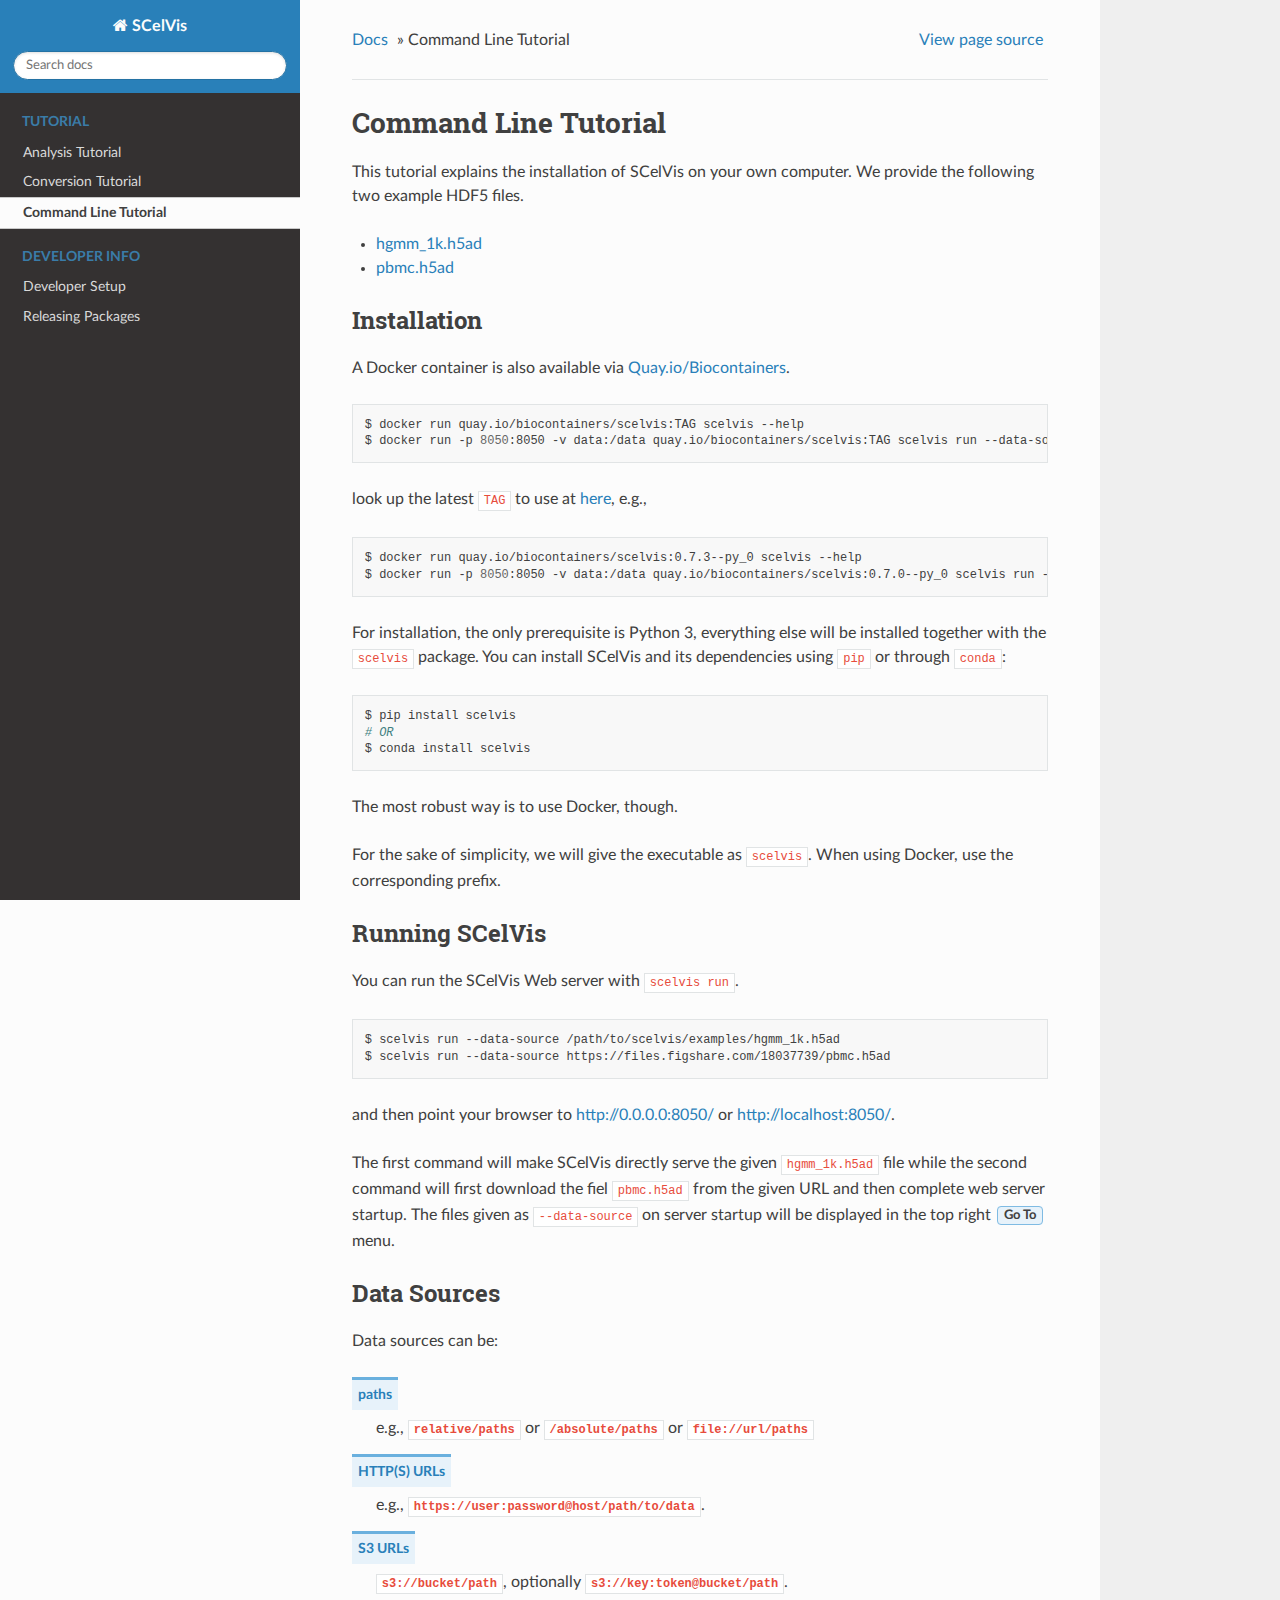
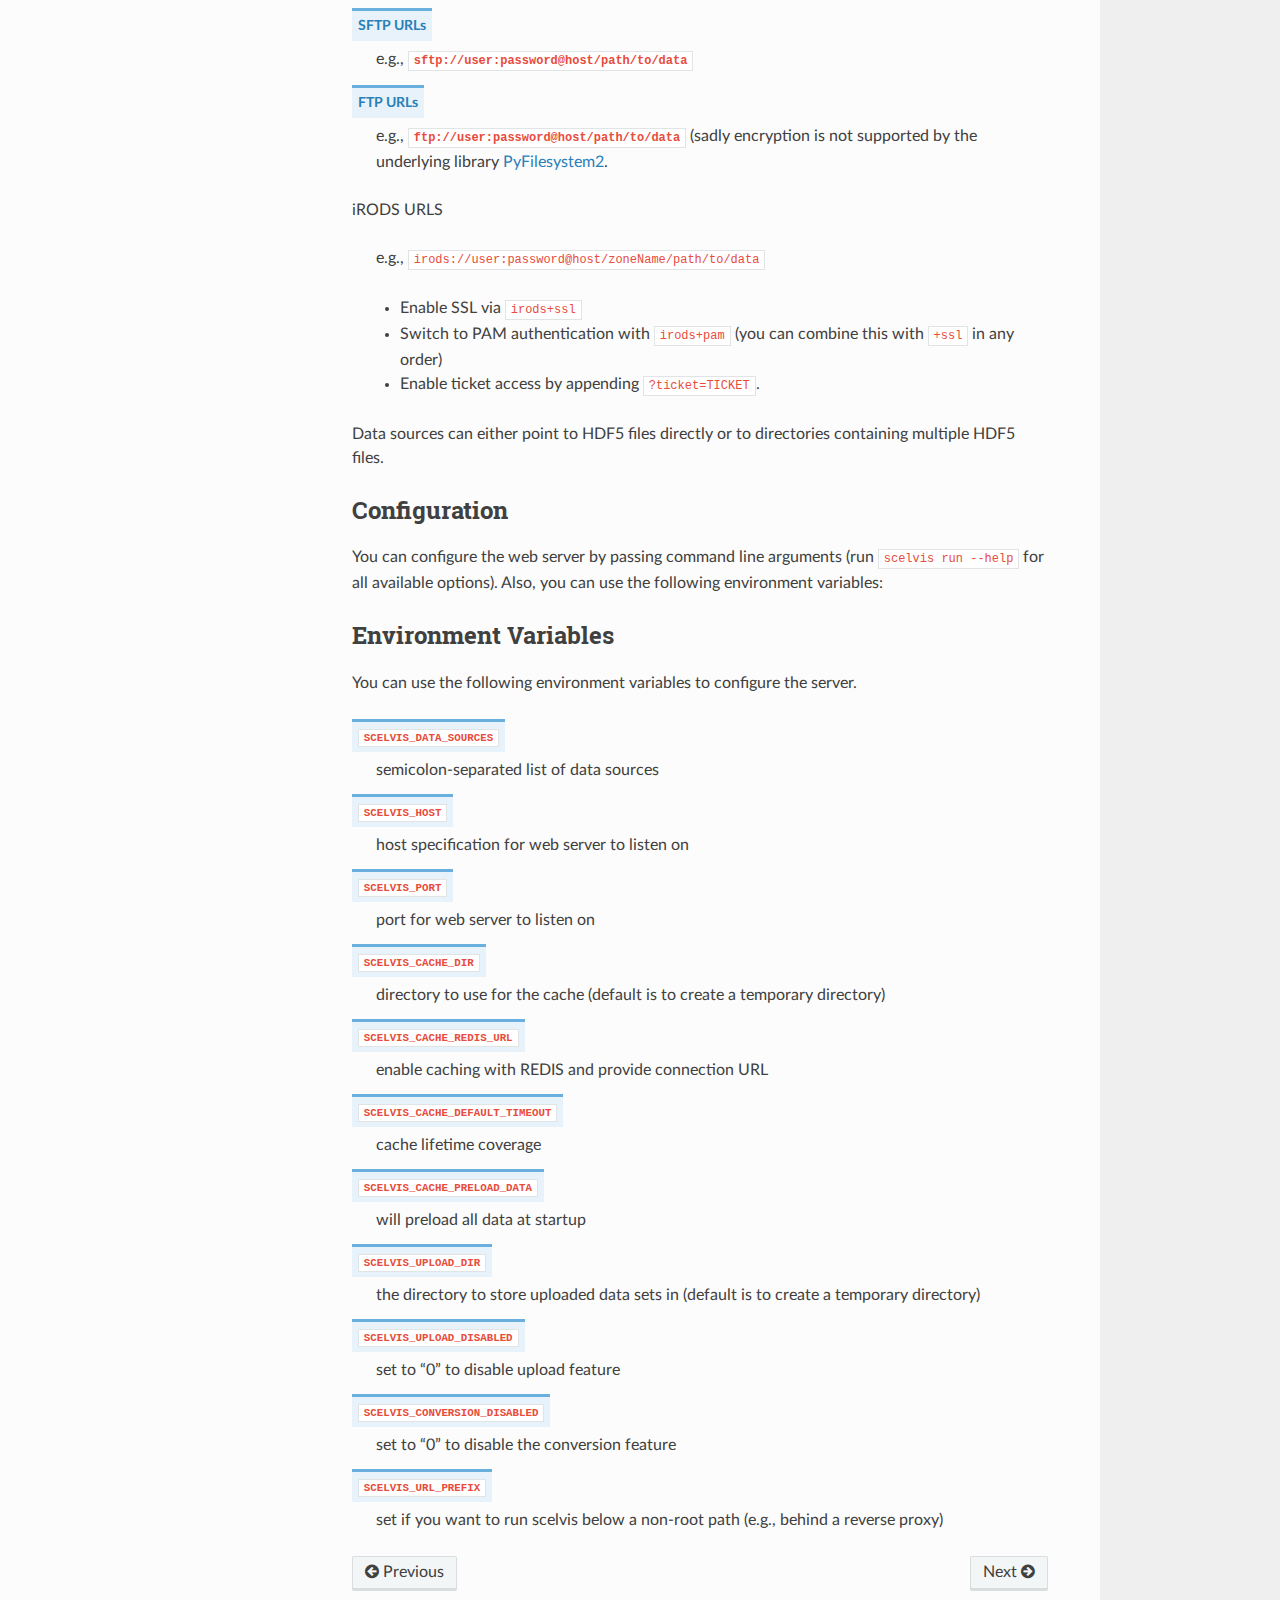
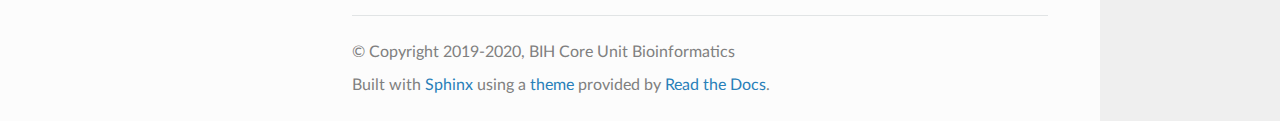
<file: docs_manual/_build/html/tutorial_cli.html>
<!DOCTYPE html>
<!--[if IE 8]><html class="no-js lt-ie9" lang="en" > <![endif]-->
<!--[if gt IE 8]><!--> <html class="no-js" lang="en" > <!--<![endif]-->
<head>
  <meta charset="utf-8">
  
  <meta name="viewport" content="width=device-width, initial-scale=1.0">
  
  <title>Command Line Tutorial &mdash; SCelVis  documentation</title>
  

  
  
  
  

  
  <script type="text/javascript" src="_static/js/modernizr.min.js"></script>
  
    
      <script type="text/javascript" id="documentation_options" data-url_root="./" src="_static/documentation_options.js"></script>
        <script type="text/javascript" src="_static/jquery.js"></script>
        <script type="text/javascript" src="_static/underscore.js"></script>
        <script type="text/javascript" src="_static/doctools.js"></script>
        <script type="text/javascript" src="_static/language_data.js"></script>
    
    <script type="text/javascript" src="_static/js/theme.js"></script>

    

  
  <link rel="stylesheet" href="_static/css/theme.css" type="text/css" />
  <link rel="stylesheet" href="_static/pygments.css" type="text/css" />
    <link rel="index" title="Index" href="genindex.html" />
    <link rel="search" title="Search" href="search.html" />
    <link rel="next" title="Developer Setup" href="developer_setup.html" />
    <link rel="prev" title="Conversion Tutorial" href="tutorial_convert.html" /> 
</head>

<body class="wy-body-for-nav">

   
  <div class="wy-grid-for-nav">
    
    <nav data-toggle="wy-nav-shift" class="wy-nav-side">
      <div class="wy-side-scroll">
        <div class="wy-side-nav-search" >
          

          
            <a href="index.html" class="icon icon-home"> SCelVis
          

          
          </a>

          
            
            
          

          
<div role="search">
  <form id="rtd-search-form" class="wy-form" action="search.html" method="get">
    <input type="text" name="q" placeholder="Search docs" />
    <input type="hidden" name="check_keywords" value="yes" />
    <input type="hidden" name="area" value="default" />
  </form>
</div>

          
        </div>

        <div class="wy-menu wy-menu-vertical" data-spy="affix" role="navigation" aria-label="main navigation">
          
            
            
              
            
            
              <p class="caption"><span class="caption-text">Tutorial</span></p>
<ul class="current">
<li class="toctree-l1"><a class="reference internal" href="tutorial_analysis.html">Analysis Tutorial</a></li>
<li class="toctree-l1"><a class="reference internal" href="tutorial_convert.html">Conversion Tutorial</a></li>
<li class="toctree-l1 current"><a class="current reference internal" href="#">Command Line Tutorial</a></li>
</ul>
<p class="caption"><span class="caption-text">Developer Info</span></p>
<ul>
<li class="toctree-l1"><a class="reference internal" href="developer_setup.html">Developer Setup</a></li>
<li class="toctree-l1"><a class="reference internal" href="developer_release.html">Releasing Packages</a></li>
</ul>

            
          
        </div>
      </div>
    </nav>

    <section data-toggle="wy-nav-shift" class="wy-nav-content-wrap">

      
      <nav class="wy-nav-top" aria-label="top navigation">
        
          <i data-toggle="wy-nav-top" class="fa fa-bars"></i>
          <a href="index.html">SCelVis</a>
        
      </nav>


      <div class="wy-nav-content">
        
        <div class="rst-content">
        
          















<div role="navigation" aria-label="breadcrumbs navigation">

  <ul class="wy-breadcrumbs">
    
      <li><a href="index.html">Docs</a> &raquo;</li>
        
      <li>Command Line Tutorial</li>
    
    
      <li class="wy-breadcrumbs-aside">
        
            
            <a href="_sources/tutorial_cli.rst.txt" rel="nofollow"> View page source</a>
          
        
      </li>
    
  </ul>

  
  <hr/>
</div>
          <div role="main" class="document" itemscope="itemscope" itemtype="http://schema.org/Article">
           <div itemprop="articleBody">
            
  <div class="section" id="command-line-tutorial">
<span id="tutorial-cli"></span><h1>Command Line Tutorial<a class="headerlink" href="#command-line-tutorial" title="Permalink to this headline">¶</a></h1>
<p>This tutorial explains the installation of SCelVis on your own computer.
We provide the following two example HDF5 files.</p>
<ul class="simple">
<li><p><a class="reference external" href="https://github.com/bihealth/scelvis/raw/master/examples/hgmm_1k.h5ad">hgmm_1k.h5ad</a></p></li>
<li><p><a class="reference external" href="https://files.figshare.com/18037739/pbmc.h5ad">pbmc.h5ad</a></p></li>
</ul>
<div class="section" id="installation">
<h2>Installation<a class="headerlink" href="#installation" title="Permalink to this headline">¶</a></h2>
<p>A Docker container is also available via <a class="reference external" href="https://quay.io/organization/biocontainers">Quay.io/Biocontainers</a>.</p>
<div class="highlight-shell notranslate"><div class="highlight"><pre><span></span>$ docker run quay.io/biocontainers/scelvis:TAG scelvis --help
$ docker run -p <span class="m">8050</span>:8050 -v data:/data quay.io/biocontainers/scelvis:TAG scelvis run --data-source /data
</pre></div>
</div>
<p>look up the latest <code class="docutils literal notranslate"><span class="pre">TAG</span></code> to use at <a class="reference external" href="https://quay.io/repository/biocontainers/scelvis?tab=tags">here</a>, e.g.,</p>
<div class="highlight-shell notranslate"><div class="highlight"><pre><span></span>$ docker run quay.io/biocontainers/scelvis:0.7.3--py_0 scelvis --help
$ docker run -p <span class="m">8050</span>:8050 -v data:/data quay.io/biocontainers/scelvis:0.7.0--py_0 scelvis run --data-source /data
</pre></div>
</div>
<p>For installation, the only prerequisite is Python 3, everything else will be installed together with the <code class="docutils literal notranslate"><span class="pre">scelvis</span></code> package.
You can install SCelVis and its dependencies using <code class="docutils literal notranslate"><span class="pre">pip</span></code> or through <code class="docutils literal notranslate"><span class="pre">conda</span></code>:</p>
<div class="highlight-shell notranslate"><div class="highlight"><pre><span></span>$ pip install scelvis
<span class="c1"># OR</span>
$ conda install scelvis
</pre></div>
</div>
<p>The most robust way is to use Docker, though.</p>
<p>For the sake of simplicity, we will give the executable as <code class="docutils literal notranslate"><span class="pre">scelvis</span></code>.
When using Docker, use the corresponding prefix.</p>
</div>
<div class="section" id="running-scelvis">
<h2>Running SCelVis<a class="headerlink" href="#running-scelvis" title="Permalink to this headline">¶</a></h2>
<p>You can run the SCelVis Web server with <code class="docutils literal notranslate"><span class="pre">scelvis</span> <span class="pre">run</span></code>.</p>
<div class="highlight-shell notranslate"><div class="highlight"><pre><span></span>$ scelvis run --data-source /path/to/scelvis/examples/hgmm_1k.h5ad
$ scelvis run --data-source https://files.figshare.com/18037739/pbmc.h5ad
</pre></div>
</div>
<p>and then point your browser to <a class="reference external" href="http://0.0.0.0:8050/">http://0.0.0.0:8050/</a> or <a class="reference external" href="http://localhost:8050/">http://localhost:8050/</a>.</p>
<p>The first command will make SCelVis directly serve the given <code class="docutils literal notranslate"><span class="pre">hgmm_1k.h5ad</span></code> file while the second command will first download the fiel <code class="docutils literal notranslate"><span class="pre">pbmc.h5ad</span></code> from the given URL and then complete web server startup.
The files given as <code class="docutils literal notranslate"><span class="pre">--data-source</span></code> on server startup will be displayed in the top right <span class="guilabel">Go To</span> menu.</p>
</div>
<div class="section" id="data-sources">
<h2>Data Sources<a class="headerlink" href="#data-sources" title="Permalink to this headline">¶</a></h2>
<p>Data sources can be:</p>
<dl class="simple">
<dt>paths</dt><dd><p>e.g., <code class="docutils literal notranslate"><span class="pre">relative/paths</span></code> or <code class="docutils literal notranslate"><span class="pre">/absolute/paths</span></code> or <code class="docutils literal notranslate"><span class="pre">file://url/paths</span></code></p>
</dd>
<dt>HTTP(S) URLs</dt><dd><p>e.g., <code class="docutils literal notranslate"><span class="pre">https://user:password&#64;host/path/to/data</span></code>.</p>
</dd>
<dt>S3 URLs</dt><dd><p><code class="docutils literal notranslate"><span class="pre">s3://bucket/path</span></code>, optionally <code class="docutils literal notranslate"><span class="pre">s3://key:token&#64;bucket/path</span></code>.</p>
</dd>
<dt>SFTP URLs</dt><dd><p>e.g., <code class="docutils literal notranslate"><span class="pre">sftp://user:password&#64;host/path/to/data</span></code></p>
</dd>
<dt>FTP URLs</dt><dd><p>e.g., <code class="docutils literal notranslate"><span class="pre">ftp://user:password&#64;host/path/to/data</span></code> (sadly encryption is not supported by the underlying library <a class="reference external" href="https://github.com/PyFilesystem/pyfilesystem2">PyFilesystem2</a>.</p>
</dd>
</dl>
<p>iRODS URLS</p>
<blockquote>
<div><p>e.g., <code class="docutils literal notranslate"><span class="pre">irods://user:password&#64;host/zoneName/path/to/data</span></code></p>
<ul class="simple">
<li><p>Enable SSL via <code class="docutils literal notranslate"><span class="pre">irods+ssl</span></code></p></li>
<li><p>Switch to PAM authentication with <code class="docutils literal notranslate"><span class="pre">irods+pam</span></code> (you can combine this with <code class="docutils literal notranslate"><span class="pre">+ssl</span></code> in any order)</p></li>
<li><p>Enable ticket access by appending <code class="docutils literal notranslate"><span class="pre">?ticket=TICKET</span></code>.</p></li>
</ul>
</div></blockquote>
<p>Data sources can either point to HDF5 files directly or to directories containing multiple HDF5 files.</p>
</div>
<div class="section" id="configuration">
<h2>Configuration<a class="headerlink" href="#configuration" title="Permalink to this headline">¶</a></h2>
<p>You can configure the web server by passing command line arguments (run <code class="docutils literal notranslate"><span class="pre">scelvis</span> <span class="pre">run</span> <span class="pre">--help</span></code> for all available options).
Also, you can use the following environment variables:</p>
</div>
<div class="section" id="environment-variables">
<h2>Environment Variables<a class="headerlink" href="#environment-variables" title="Permalink to this headline">¶</a></h2>
<p>You can use the following environment variables to configure the server.</p>
<dl class="simple">
<dt><code class="docutils literal notranslate"><span class="pre">SCELVIS_DATA_SOURCES</span></code></dt><dd><p>semicolon-separated list of data sources</p>
</dd>
<dt><code class="docutils literal notranslate"><span class="pre">SCELVIS_HOST</span></code></dt><dd><p>host specification for web server to listen on</p>
</dd>
<dt><code class="docutils literal notranslate"><span class="pre">SCELVIS_PORT</span></code></dt><dd><p>port for web server to listen on</p>
</dd>
<dt><code class="docutils literal notranslate"><span class="pre">SCELVIS_CACHE_DIR</span></code></dt><dd><p>directory to use for the cache (default is to create a temporary directory)</p>
</dd>
<dt><code class="docutils literal notranslate"><span class="pre">SCELVIS_CACHE_REDIS_URL</span></code></dt><dd><p>enable caching with REDIS and provide connection URL</p>
</dd>
<dt><code class="docutils literal notranslate"><span class="pre">SCELVIS_CACHE_DEFAULT_TIMEOUT</span></code></dt><dd><p>cache lifetime coverage</p>
</dd>
<dt><code class="docutils literal notranslate"><span class="pre">SCELVIS_CACHE_PRELOAD_DATA</span></code></dt><dd><p>will preload all data at startup</p>
</dd>
<dt><code class="docutils literal notranslate"><span class="pre">SCELVIS_UPLOAD_DIR</span></code></dt><dd><p>the directory to store uploaded data sets in (default is to create a temporary directory)</p>
</dd>
<dt><code class="docutils literal notranslate"><span class="pre">SCELVIS_UPLOAD_DISABLED</span></code></dt><dd><p>set to “0” to disable upload feature</p>
</dd>
<dt><code class="docutils literal notranslate"><span class="pre">SCELVIS_CONVERSION_DISABLED</span></code></dt><dd><p>set to “0” to disable the conversion feature</p>
</dd>
<dt><code class="docutils literal notranslate"><span class="pre">SCELVIS_URL_PREFIX</span></code></dt><dd><p>set if you want to run scelvis below a non-root path (e.g., behind a reverse proxy)</p>
</dd>
</dl>
</div>
</div>


           </div>
           
          </div>
          <footer>
  
    <div class="rst-footer-buttons" role="navigation" aria-label="footer navigation">
      
        <a href="developer_setup.html" class="btn btn-neutral float-right" title="Developer Setup" accesskey="n" rel="next">Next <span class="fa fa-arrow-circle-right"></span></a>
      
      
        <a href="tutorial_convert.html" class="btn btn-neutral float-left" title="Conversion Tutorial" accesskey="p" rel="prev"><span class="fa fa-arrow-circle-left"></span> Previous</a>
      
    </div>
  

  <hr/>

  <div role="contentinfo">
    <p>
        &copy; Copyright 2019-2020, BIH Core Unit Bioinformatics

    </p>
  </div>
  Built with <a href="http://sphinx-doc.org/">Sphinx</a> using a <a href="https://github.com/rtfd/sphinx_rtd_theme">theme</a> provided by <a href="https://readthedocs.org">Read the Docs</a>. 

</footer>

        </div>
      </div>

    </section>

  </div>
  


  <script type="text/javascript">
      jQuery(function () {
          SphinxRtdTheme.Navigation.enable(true);
      });
  </script>

  
  
    
   

</body>
</html>
</file>
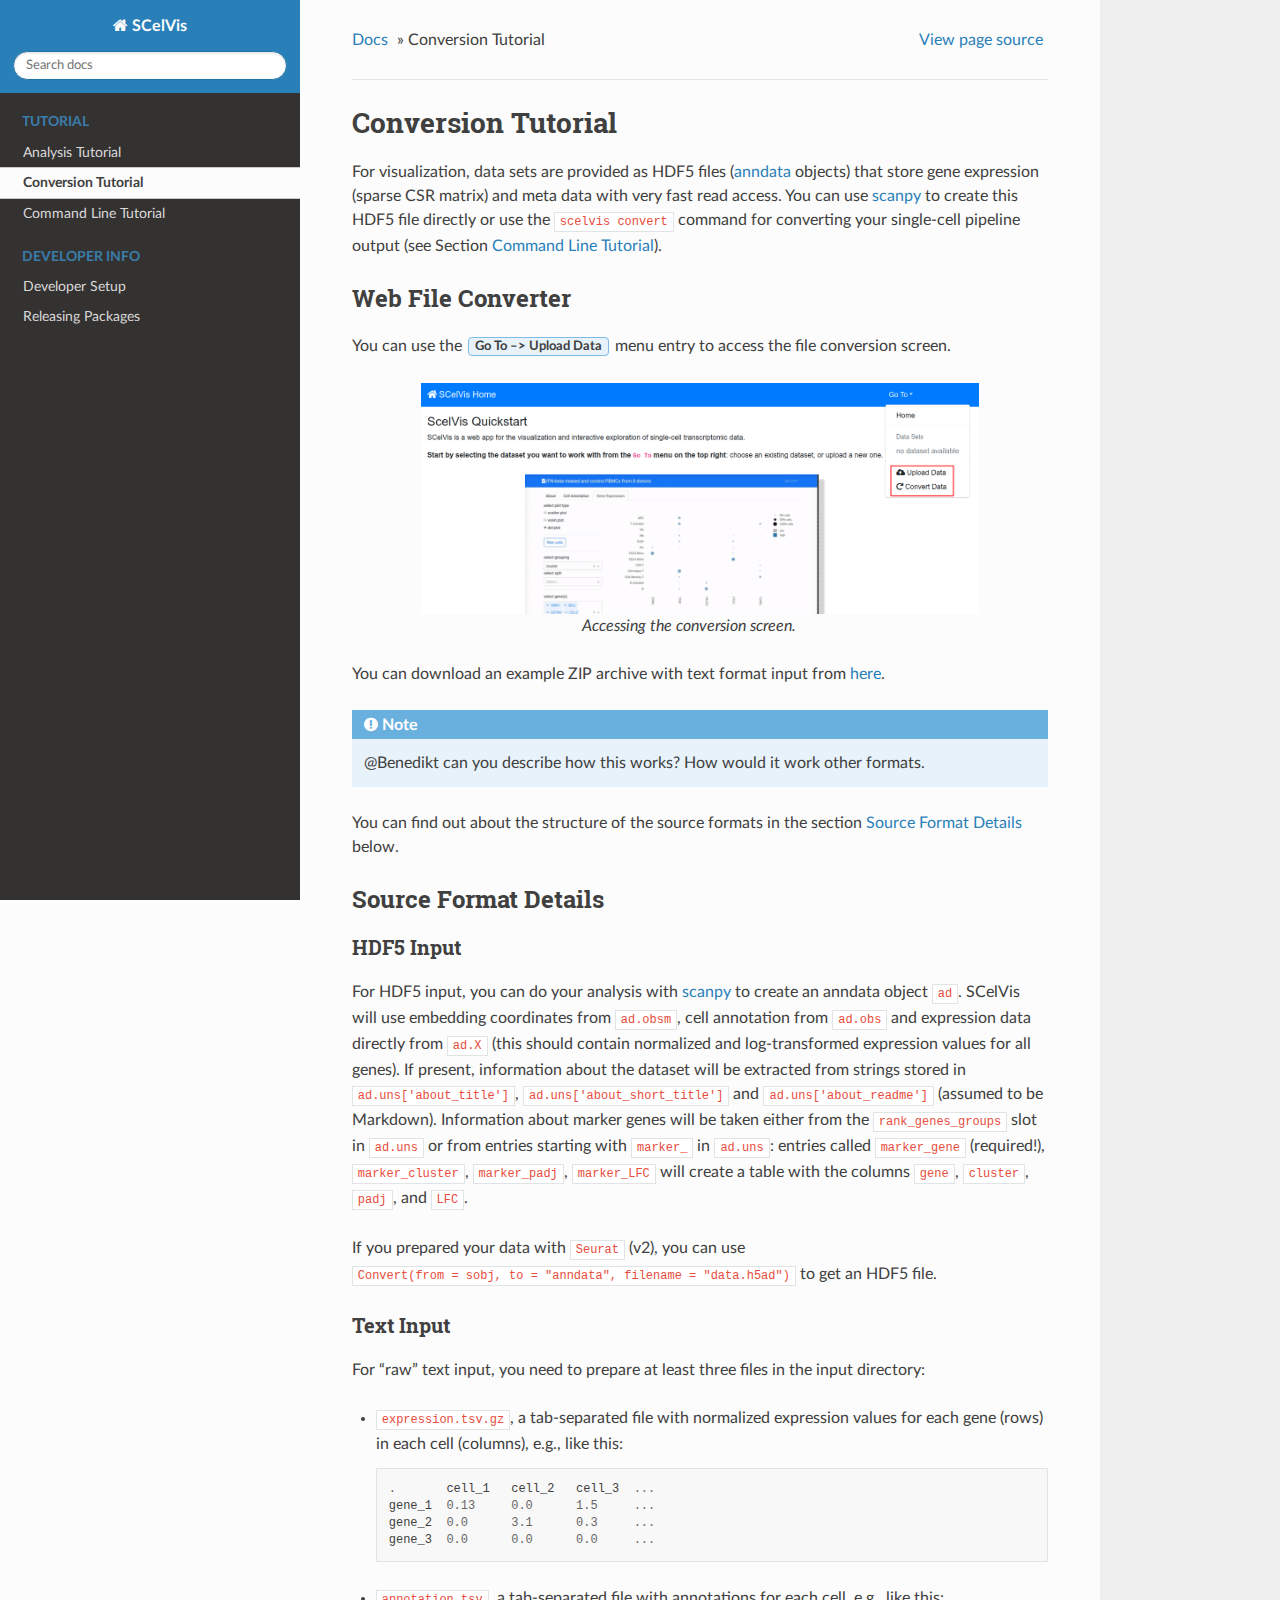
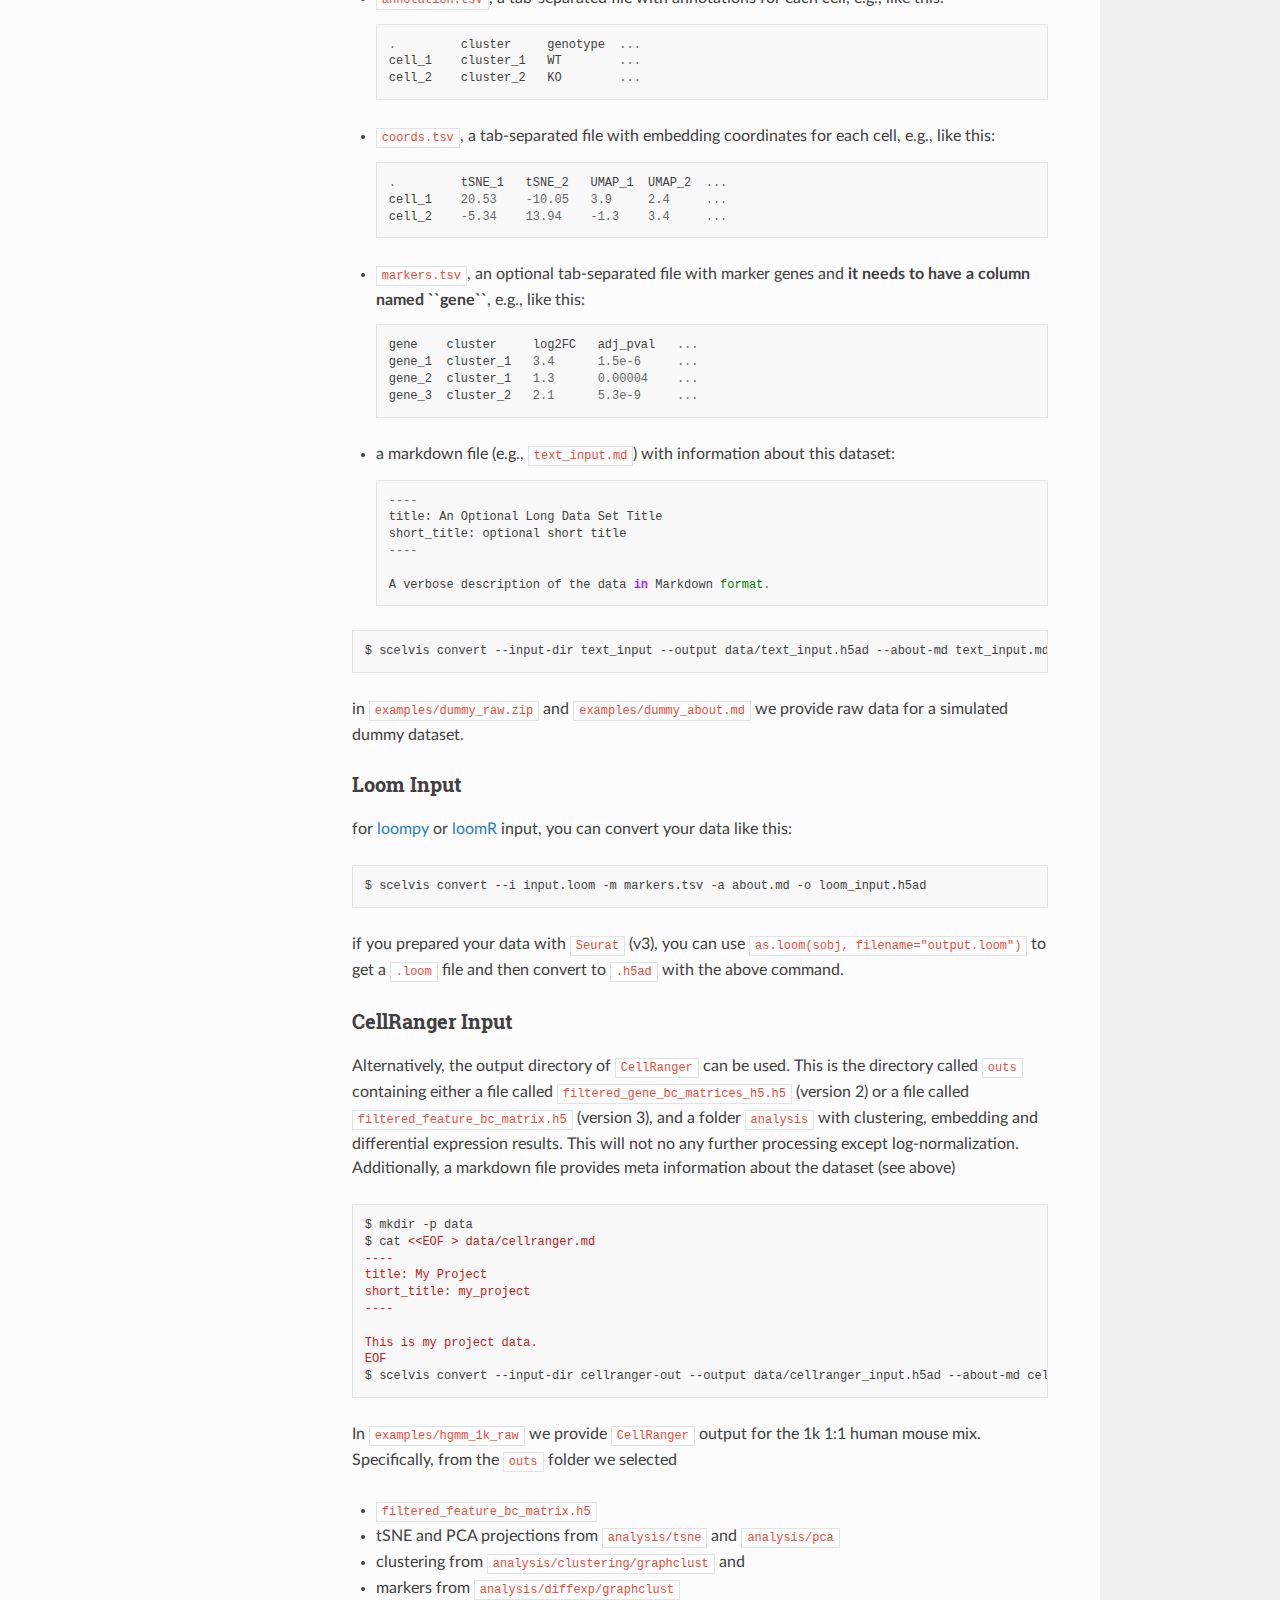
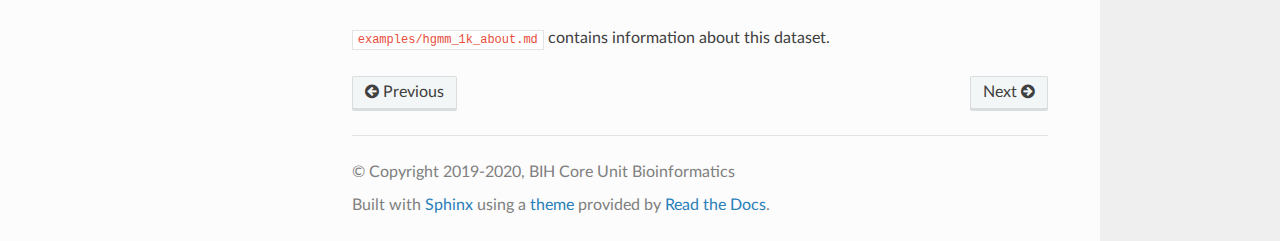
<file: docs_manual/_build/html/tutorial_convert.html>
<!DOCTYPE html>
<!--[if IE 8]><html class="no-js lt-ie9" lang="en" > <![endif]-->
<!--[if gt IE 8]><!--> <html class="no-js" lang="en" > <!--<![endif]-->
<head>
  <meta charset="utf-8">
  
  <meta name="viewport" content="width=device-width, initial-scale=1.0">
  
  <title>Conversion Tutorial &mdash; SCelVis  documentation</title>
  

  
  
  
  

  
  <script type="text/javascript" src="_static/js/modernizr.min.js"></script>
  
    
      <script type="text/javascript" id="documentation_options" data-url_root="./" src="_static/documentation_options.js"></script>
        <script type="text/javascript" src="_static/jquery.js"></script>
        <script type="text/javascript" src="_static/underscore.js"></script>
        <script type="text/javascript" src="_static/doctools.js"></script>
        <script type="text/javascript" src="_static/language_data.js"></script>
    
    <script type="text/javascript" src="_static/js/theme.js"></script>

    

  
  <link rel="stylesheet" href="_static/css/theme.css" type="text/css" />
  <link rel="stylesheet" href="_static/pygments.css" type="text/css" />
    <link rel="index" title="Index" href="genindex.html" />
    <link rel="search" title="Search" href="search.html" />
    <link rel="next" title="Command Line Tutorial" href="tutorial_cli.html" />
    <link rel="prev" title="Analysis Tutorial" href="tutorial_analysis.html" /> 
</head>

<body class="wy-body-for-nav">

   
  <div class="wy-grid-for-nav">
    
    <nav data-toggle="wy-nav-shift" class="wy-nav-side">
      <div class="wy-side-scroll">
        <div class="wy-side-nav-search" >
          

          
            <a href="index.html" class="icon icon-home"> SCelVis
          

          
          </a>

          
            
            
          

          
<div role="search">
  <form id="rtd-search-form" class="wy-form" action="search.html" method="get">
    <input type="text" name="q" placeholder="Search docs" />
    <input type="hidden" name="check_keywords" value="yes" />
    <input type="hidden" name="area" value="default" />
  </form>
</div>

          
        </div>

        <div class="wy-menu wy-menu-vertical" data-spy="affix" role="navigation" aria-label="main navigation">
          
            
            
              
            
            
              <p class="caption"><span class="caption-text">Tutorial</span></p>
<ul class="current">
<li class="toctree-l1"><a class="reference internal" href="tutorial_analysis.html">Analysis Tutorial</a></li>
<li class="toctree-l1 current"><a class="current reference internal" href="#">Conversion Tutorial</a></li>
<li class="toctree-l1"><a class="reference internal" href="tutorial_cli.html">Command Line Tutorial</a></li>
</ul>
<p class="caption"><span class="caption-text">Developer Info</span></p>
<ul>
<li class="toctree-l1"><a class="reference internal" href="developer_setup.html">Developer Setup</a></li>
<li class="toctree-l1"><a class="reference internal" href="developer_release.html">Releasing Packages</a></li>
</ul>

            
          
        </div>
      </div>
    </nav>

    <section data-toggle="wy-nav-shift" class="wy-nav-content-wrap">

      
      <nav class="wy-nav-top" aria-label="top navigation">
        
          <i data-toggle="wy-nav-top" class="fa fa-bars"></i>
          <a href="index.html">SCelVis</a>
        
      </nav>


      <div class="wy-nav-content">
        
        <div class="rst-content">
        
          















<div role="navigation" aria-label="breadcrumbs navigation">

  <ul class="wy-breadcrumbs">
    
      <li><a href="index.html">Docs</a> &raquo;</li>
        
      <li>Conversion Tutorial</li>
    
    
      <li class="wy-breadcrumbs-aside">
        
            
            <a href="_sources/tutorial_convert.rst.txt" rel="nofollow"> View page source</a>
          
        
      </li>
    
  </ul>

  
  <hr/>
</div>
          <div role="main" class="document" itemscope="itemscope" itemtype="http://schema.org/Article">
           <div itemprop="articleBody">
            
  <div class="section" id="conversion-tutorial">
<span id="tutorial-convert"></span><h1>Conversion Tutorial<a class="headerlink" href="#conversion-tutorial" title="Permalink to this headline">¶</a></h1>
<p>For visualization, data sets are provided as HDF5 files (<a class="reference external" href="https://anndata.readthedocs.io/en/latest/index.html">anndata</a> objects) that store gene expression (sparse CSR matrix) and meta data with very fast read access.
You can use <a class="reference external" href="http://scanpy.rtfd.io">scanpy</a> to create this HDF5 file directly or use the <code class="docutils literal notranslate"><span class="pre">scelvis</span> <span class="pre">convert</span></code> command for converting your single-cell pipeline output (see Section <a class="reference internal" href="tutorial_cli.html#tutorial-cli"><span class="std std-ref">Command Line Tutorial</span></a>).</p>
<div class="section" id="web-file-converter">
<h2>Web File Converter<a class="headerlink" href="#web-file-converter" title="Permalink to this headline">¶</a></h2>
<p>You can use the <span class="guilabel">Go To –&gt; Upload Data</span> menu entry to access the file conversion screen.</p>
<div class="figure align-center" id="id1">
<a class="reference internal image-reference" href="_images/scelvis_goto_upload.png"><img alt="_images/scelvis_goto_upload.png" src="_images/scelvis_goto_upload.png" style="width: 80%;" /></a>
<p class="caption"><span class="caption-text">Accessing the conversion screen.</span><a class="headerlink" href="#id1" title="Permalink to this image">¶</a></p>
</div>
<p>You can download an example ZIP archive with text format input from <a class="reference external" href="https://github.com/bihealth/scelvis/raw/master/examples/dummy_raw.zip">here</a>.</p>
<div class="admonition note">
<p class="admonition-title">Note</p>
<p>&#64;Benedikt can you describe how this works? How would it work other formats.</p>
</div>
<p>You can find out about the structure of the source formats in the section <a class="reference internal" href="#tutorial-convert-formats"><span class="std std-ref">Source Format Details</span></a> below.</p>
</div>
<div class="section" id="source-format-details">
<span id="tutorial-convert-formats"></span><h2>Source Format Details<a class="headerlink" href="#source-format-details" title="Permalink to this headline">¶</a></h2>
<div class="section" id="hdf5-input">
<h3>HDF5 Input<a class="headerlink" href="#hdf5-input" title="Permalink to this headline">¶</a></h3>
<p>For HDF5 input, you can do your analysis with <a class="reference external" href="http://scanpy.rtfd.io">scanpy</a> to create an anndata object <code class="docutils literal notranslate"><span class="pre">ad</span></code>. SCelVis will use embedding coordinates from <code class="docutils literal notranslate"><span class="pre">ad.obsm</span></code>, cell annotation from <code class="docutils literal notranslate"><span class="pre">ad.obs</span></code> and expression data directly from <code class="docutils literal notranslate"><span class="pre">ad.X</span></code> (this should contain normalized and log-transformed expression values for all genes).
If present, information about the dataset will be extracted from strings stored in <code class="docutils literal notranslate"><span class="pre">ad.uns['about_title']</span></code>, <code class="docutils literal notranslate"><span class="pre">ad.uns['about_short_title']</span></code> and <code class="docutils literal notranslate"><span class="pre">ad.uns['about_readme']</span></code> (assumed to be Markdown).
Information about marker genes will be taken either from the <code class="docutils literal notranslate"><span class="pre">rank_genes_groups</span></code> slot in <code class="docutils literal notranslate"><span class="pre">ad.uns</span></code> or from entries starting with <code class="docutils literal notranslate"><span class="pre">marker_</span></code> in <code class="docutils literal notranslate"><span class="pre">ad.uns</span></code>: entries called <code class="docutils literal notranslate"><span class="pre">marker_gene</span></code> (required!), <code class="docutils literal notranslate"><span class="pre">marker_cluster</span></code>, <code class="docutils literal notranslate"><span class="pre">marker_padj</span></code>, <code class="docutils literal notranslate"><span class="pre">marker_LFC</span></code> will create a table with the columns <code class="docutils literal notranslate"><span class="pre">gene</span></code>, <code class="docutils literal notranslate"><span class="pre">cluster</span></code>, <code class="docutils literal notranslate"><span class="pre">padj</span></code>, and <code class="docutils literal notranslate"><span class="pre">LFC</span></code>.</p>
<p>If you prepared your data with <code class="docutils literal notranslate"><span class="pre">Seurat</span></code> (v2), you can use <code class="docutils literal notranslate"><span class="pre">Convert(from</span> <span class="pre">=</span> <span class="pre">sobj,</span> <span class="pre">to</span> <span class="pre">=</span> <span class="pre">&quot;anndata&quot;,</span> <span class="pre">filename</span> <span class="pre">=</span> <span class="pre">&quot;data.h5ad&quot;)</span></code> to get an HDF5 file.</p>
</div>
<div class="section" id="text-input">
<h3>Text Input<a class="headerlink" href="#text-input" title="Permalink to this headline">¶</a></h3>
<p>For “raw” text input, you need to prepare at least three files in the input directory:</p>
<ul>
<li><p><code class="docutils literal notranslate"><span class="pre">expression.tsv.gz</span></code>, a tab-separated file with normalized expression values for each gene (rows) in each cell (columns), e.g., like this:</p>
<div class="highlight-default notranslate"><div class="highlight"><pre><span></span><span class="o">.</span>       <span class="n">cell_1</span>   <span class="n">cell_2</span>   <span class="n">cell_3</span>  <span class="o">...</span>
<span class="n">gene_1</span>  <span class="mf">0.13</span>     <span class="mf">0.0</span>      <span class="mf">1.5</span>     <span class="o">...</span>
<span class="n">gene_2</span>  <span class="mf">0.0</span>      <span class="mf">3.1</span>      <span class="mf">0.3</span>     <span class="o">...</span>
<span class="n">gene_3</span>  <span class="mf">0.0</span>      <span class="mf">0.0</span>      <span class="mf">0.0</span>     <span class="o">...</span>
</pre></div>
</div>
</li>
<li><p><code class="docutils literal notranslate"><span class="pre">annotation.tsv</span></code>, a tab-separated file with annotations for each cell, e.g., like this:</p>
<div class="highlight-default notranslate"><div class="highlight"><pre><span></span><span class="o">.</span>         <span class="n">cluster</span>     <span class="n">genotype</span>  <span class="o">...</span>
<span class="n">cell_1</span>    <span class="n">cluster_1</span>   <span class="n">WT</span>        <span class="o">...</span>
<span class="n">cell_2</span>    <span class="n">cluster_2</span>   <span class="n">KO</span>        <span class="o">...</span>
</pre></div>
</div>
</li>
<li><p><code class="docutils literal notranslate"><span class="pre">coords.tsv</span></code>, a tab-separated file with embedding coordinates for each cell, e.g., like this:</p>
<div class="highlight-default notranslate"><div class="highlight"><pre><span></span><span class="o">.</span>         <span class="n">tSNE_1</span>   <span class="n">tSNE_2</span>   <span class="n">UMAP_1</span>  <span class="n">UMAP_2</span>  <span class="o">...</span>
<span class="n">cell_1</span>    <span class="mf">20.53</span>    <span class="o">-</span><span class="mf">10.05</span>   <span class="mf">3.9</span>     <span class="mf">2.4</span>     <span class="o">...</span>
<span class="n">cell_2</span>    <span class="o">-</span><span class="mf">5.34</span>    <span class="mf">13.94</span>    <span class="o">-</span><span class="mf">1.3</span>    <span class="mf">3.4</span>     <span class="o">...</span>
</pre></div>
</div>
</li>
<li><p><code class="docutils literal notranslate"><span class="pre">markers.tsv</span></code>, an optional tab-separated file with marker genes and <strong>it needs to have a column named ``gene``</strong>, e.g., like this:</p>
<div class="highlight-default notranslate"><div class="highlight"><pre><span></span><span class="n">gene</span>    <span class="n">cluster</span>     <span class="n">log2FC</span>   <span class="n">adj_pval</span>   <span class="o">...</span>
<span class="n">gene_1</span>  <span class="n">cluster_1</span>   <span class="mf">3.4</span>      <span class="mf">1.5e-6</span>     <span class="o">...</span>
<span class="n">gene_2</span>  <span class="n">cluster_1</span>   <span class="mf">1.3</span>      <span class="mf">0.00004</span>    <span class="o">...</span>
<span class="n">gene_3</span>  <span class="n">cluster_2</span>   <span class="mf">2.1</span>      <span class="mf">5.3e-9</span>     <span class="o">...</span>
</pre></div>
</div>
</li>
<li><p>a markdown file (e.g., <code class="docutils literal notranslate"><span class="pre">text_input.md</span></code>) with information about this dataset:</p>
<div class="highlight-default notranslate"><div class="highlight"><pre><span></span><span class="o">----</span>
<span class="n">title</span><span class="p">:</span> <span class="n">An</span> <span class="n">Optional</span> <span class="n">Long</span> <span class="n">Data</span> <span class="n">Set</span> <span class="n">Title</span>
<span class="n">short_title</span><span class="p">:</span> <span class="n">optional</span> <span class="n">short</span> <span class="n">title</span>
<span class="o">----</span>

<span class="n">A</span> <span class="n">verbose</span> <span class="n">description</span> <span class="n">of</span> <span class="n">the</span> <span class="n">data</span> <span class="ow">in</span> <span class="n">Markdown</span> <span class="nb">format</span><span class="o">.</span>
</pre></div>
</div>
</li>
</ul>
<div class="highlight-shell notranslate"><div class="highlight"><pre><span></span>$ scelvis convert --input-dir text_input --output data/text_input.h5ad --about-md text_input.md
</pre></div>
</div>
<p>in <code class="docutils literal notranslate"><span class="pre">examples/dummy_raw.zip</span></code> and <code class="docutils literal notranslate"><span class="pre">examples/dummy_about.md</span></code> we provide raw data for a simulated dummy dataset.</p>
</div>
<div class="section" id="loom-input">
<h3>Loom Input<a class="headerlink" href="#loom-input" title="Permalink to this headline">¶</a></h3>
<p>for <a class="reference external" href="http://loompy.org">loompy</a> or <a class="reference external" href="https://github.com/mojaveazure/loomR">loomR</a> input, you can convert your data like this:</p>
<div class="highlight-shell notranslate"><div class="highlight"><pre><span></span>$ scelvis convert --i input.loom -m markers.tsv -a about.md -o loom_input.h5ad
</pre></div>
</div>
<p>if you prepared your data with <code class="docutils literal notranslate"><span class="pre">Seurat</span></code> (v3), you can use <code class="docutils literal notranslate"><span class="pre">as.loom(sobj,</span> <span class="pre">filename=&quot;output.loom&quot;)</span></code> to get a <code class="docutils literal notranslate"><span class="pre">.loom</span></code> file and then convert to <code class="docutils literal notranslate"><span class="pre">.h5ad</span></code> with the above command.</p>
</div>
<div class="section" id="cellranger-input">
<h3>CellRanger Input<a class="headerlink" href="#cellranger-input" title="Permalink to this headline">¶</a></h3>
<p>Alternatively, the output directory of <code class="docutils literal notranslate"><span class="pre">CellRanger</span></code> can be used. This is the directory called <code class="docutils literal notranslate"><span class="pre">outs</span></code> containing either a file called <code class="docutils literal notranslate"><span class="pre">filtered_gene_bc_matrices_h5.h5</span></code> (version 2) or a file called <code class="docutils literal notranslate"><span class="pre">filtered_feature_bc_matrix.h5</span></code> (version 3), and a folder <code class="docutils literal notranslate"><span class="pre">analysis</span></code> with clustering, embedding and differential expression results. This will not no any further processing except log-normalization. Additionally, a markdown file provides meta information about the dataset (see above)</p>
<div class="highlight-shell notranslate"><div class="highlight"><pre><span></span>$ mkdir -p data
$ cat <span class="s">&lt;&lt;EOF &gt; data/cellranger.md</span>
<span class="s">----</span>
<span class="s">title: My Project</span>
<span class="s">short_title: my_project</span>
<span class="s">----</span>

<span class="s">This is my project data.</span>
<span class="s">EOF</span>
$ scelvis convert --input-dir cellranger-out --output data/cellranger_input.h5ad --about-md cellranger.md
</pre></div>
</div>
<p>In <code class="docutils literal notranslate"><span class="pre">examples/hgmm_1k_raw</span></code> we provide <code class="docutils literal notranslate"><span class="pre">CellRanger</span></code> output for the 1k 1:1 human mouse mix.
Specifically, from the <code class="docutils literal notranslate"><span class="pre">outs</span></code> folder we selected</p>
<ul class="simple">
<li><p><code class="docutils literal notranslate"><span class="pre">filtered_feature_bc_matrix.h5</span></code></p></li>
<li><p>tSNE and PCA projections from <code class="docutils literal notranslate"><span class="pre">analysis/tsne</span></code> and <code class="docutils literal notranslate"><span class="pre">analysis/pca</span></code></p></li>
<li><p>clustering from <code class="docutils literal notranslate"><span class="pre">analysis/clustering/graphclust</span></code> and</p></li>
<li><p>markers from <code class="docutils literal notranslate"><span class="pre">analysis/diffexp/graphclust</span></code></p></li>
</ul>
<p><code class="docutils literal notranslate"><span class="pre">examples/hgmm_1k_about.md</span></code> contains information about this dataset.</p>
</div>
</div>
</div>


           </div>
           
          </div>
          <footer>
  
    <div class="rst-footer-buttons" role="navigation" aria-label="footer navigation">
      
        <a href="tutorial_cli.html" class="btn btn-neutral float-right" title="Command Line Tutorial" accesskey="n" rel="next">Next <span class="fa fa-arrow-circle-right"></span></a>
      
      
        <a href="tutorial_analysis.html" class="btn btn-neutral float-left" title="Analysis Tutorial" accesskey="p" rel="prev"><span class="fa fa-arrow-circle-left"></span> Previous</a>
      
    </div>
  

  <hr/>

  <div role="contentinfo">
    <p>
        &copy; Copyright 2019-2020, BIH Core Unit Bioinformatics

    </p>
  </div>
  Built with <a href="http://sphinx-doc.org/">Sphinx</a> using a <a href="https://github.com/rtfd/sphinx_rtd_theme">theme</a> provided by <a href="https://readthedocs.org">Read the Docs</a>. 

</footer>

        </div>
      </div>

    </section>

  </div>
  


  <script type="text/javascript">
      jQuery(function () {
          SphinxRtdTheme.Navigation.enable(true);
      });
  </script>

  
  
    
   

</body>
</html>
</file>
<file: docs_manual/_build/html/_static/css/theme.css>
/* sphinx_rtd_theme version 0.4.3 | MIT license */
/* Built 20190212 16:02 */
*{-webkit-box-sizing:border-box;-moz-box-sizing:border-box;box-sizing:border-box}article,aside,details,figcaption,figure,footer,header,hgroup,nav,section{display:block}audio,canvas,video{display:inline-block;*display:inline;*zoom:1}audio:not([controls]){display:none}[hidden]{display:none}*{-webkit-box-sizing:border-box;-moz-box-sizing:border-box;box-sizing:border-box}html{font-size:100%;-webkit-text-size-adjust:100%;-ms-text-size-adjust:100%}body{margin:0}a:hover,a:active{outline:0}abbr[title]{border-bottom:1px dotted}b,strong{font-weight:bold}blockquote{margin:0}dfn{font-style:italic}ins{background:#ff9;color:#000;text-decoration:none}mark{background:#ff0;color:#000;font-style:italic;font-weight:bold}pre,code,.rst-content tt,.rst-content code,kbd,samp{font-family:monospace,serif;_font-family:"courier new",monospace;font-size:1em}pre{white-space:pre}q{quotes:none}q:before,q:after{content:"";content:none}small{font-size:85%}sub,sup{font-size:75%;line-height:0;position:relative;vertical-align:baseline}sup{top:-0.5em}sub{bottom:-0.25em}ul,ol,dl{margin:0;padding:0;list-style:none;list-style-image:none}li{list-style:none}dd{margin:0}img{border:0;-ms-interpolation-mode:bicubic;vertical-align:middle;max-width:100%}svg:not(:root){overflow:hidden}figure{margin:0}form{margin:0}fieldset{border:0;margin:0;padding:0}label{cursor:pointer}legend{border:0;*margin-left:-7px;padding:0;white-space:normal}button,input,select,textarea{font-size:100%;margin:0;vertical-align:baseline;*vertical-align:middle}button,input{line-height:normal}button,input[type="button"],input[type="reset"],input[type="submit"]{cursor:pointer;-webkit-appearance:button;*overflow:visible}button[disabled],input[disabled]{cursor:default}input[type="checkbox"],input[type="radio"]{box-sizing:border-box;padding:0;*width:13px;*height:13px}input[type="search"]{-webkit-appearance:textfield;-moz-box-sizing:content-box;-webkit-box-sizing:content-box;box-sizing:content-box}input[type="search"]::-webkit-search-decoration,input[type="search"]::-webkit-search-cancel-button{-webkit-appearance:none}button::-moz-focus-inner,input::-moz-focus-inner{border:0;padding:0}textarea{overflow:auto;vertical-align:top;resize:vertical}table{border-collapse:collapse;border-spacing:0}td{vertical-align:top}.chromeframe{margin:.2em 0;background:#ccc;color:#000;padding:.2em 0}.ir{display:block;border:0;text-indent:-999em;overflow:hidden;background-color:transparent;background-repeat:no-repeat;text-align:left;direction:ltr;*line-height:0}.ir br{display:none}.hidden{display:none !important;visibility:hidden}.visuallyhidden{border:0;clip:rect(0 0 0 0);height:1px;margin:-1px;overflow:hidden;padding:0;position:absolute;width:1px}.visuallyhidden.focusable:active,.visuallyhidden.focusable:focus{clip:auto;height:auto;margin:0;overflow:visible;position:static;width:auto}.invisible{visibility:hidden}.relative{position:relative}big,small{font-size:100%}@media print{html,body,section{background:none !important}*{box-shadow:none !important;text-shadow:none !important;filter:none !important;-ms-filter:none !important}a,a:visited{text-decoration:underline}.ir a:after,a[href^="javascript:"]:after,a[href^="#"]:after{content:""}pre,blockquote{page-break-inside:avoid}thead{display:table-header-group}tr,img{page-break-inside:avoid}img{max-width:100% !important}@page{margin:.5cm}p,h2,.rst-content .toctree-wrapper p.caption,h3{orphans:3;widows:3}h2,.rst-content .toctree-wrapper p.caption,h3{page-break-after:avoid}}.fa:before,.wy-menu-vertical li span.toctree-expand:before,.wy-menu-vertical li.on a span.toctree-expand:before,.wy-menu-vertical li.current>a span.toctree-expand:before,.rst-content .admonition-title:before,.rst-content h1 .headerlink:before,.rst-content h2 .headerlink:before,.rst-content h3 .headerlink:before,.rst-content h4 .headerlink:before,.rst-content h5 .headerlink:before,.rst-content h6 .headerlink:before,.rst-content dl dt .headerlink:before,.rst-content p.caption .headerlink:before,.rst-content table>caption .headerlink:before,.rst-content .code-block-caption .headerlink:before,.rst-content tt.download span:first-child:before,.rst-content code.download span:first-child:before,.icon:before,.wy-dropdown .caret:before,.wy-inline-validate.wy-inline-validate-success .wy-input-context:before,.wy-inline-validate.wy-inline-validate-danger .wy-input-context:before,.wy-inline-validate.wy-inline-validate-warning .wy-input-context:before,.wy-inline-validate.wy-inline-validate-info .wy-input-context:before,.wy-alert,.rst-content .note,.rst-content .attention,.rst-content .caution,.rst-content .danger,.rst-content .error,.rst-content .hint,.rst-content .important,.rst-content .tip,.rst-content .warning,.rst-content .seealso,.rst-content .admonition-todo,.rst-content .admonition,.btn,input[type="text"],input[type="password"],input[type="email"],input[type="url"],input[type="date"],input[type="month"],input[type="time"],input[type="datetime"],input[type="datetime-local"],input[type="week"],input[type="number"],input[type="search"],input[type="tel"],input[type="color"],select,textarea,.wy-menu-vertical li.on a,.wy-menu-vertical li.current>a,.wy-side-nav-search>a,.wy-side-nav-search .wy-dropdown>a,.wy-nav-top a{-webkit-font-smoothing:antialiased}.clearfix{*zoom:1}.clearfix:before,.clearfix:after{display:table;content:""}.clearfix:after{clear:both}/*!
 *  Font Awesome 4.7.0 by @davegandy - http://fontawesome.io - @fontawesome
 *  License - http://fontawesome.io/license (Font: SIL OFL 1.1, CSS: MIT License)
 */@font-face{font-family:'FontAwesome';src:url("../fonts/fontawesome-webfont.eot?v=4.7.0");src:url("../fonts/fontawesome-webfont.eot?#iefix&v=4.7.0") format("embedded-opentype"),url("../fonts/fontawesome-webfont.woff2?v=4.7.0") format("woff2"),url("../fonts/fontawesome-webfont.woff?v=4.7.0") format("woff"),url("../fonts/fontawesome-webfont.ttf?v=4.7.0") format("truetype"),url("../fonts/fontawesome-webfont.svg?v=4.7.0#fontawesomeregular") format("svg");font-weight:normal;font-style:normal}.fa,.wy-menu-vertical li span.toctree-expand,.wy-menu-vertical li.on a span.toctree-expand,.wy-menu-vertical li.current>a span.toctree-expand,.rst-content .admonition-title,.rst-content h1 .headerlink,.rst-content h2 .headerlink,.rst-content h3 .headerlink,.rst-content h4 .headerlink,.rst-content h5 .headerlink,.rst-content h6 .headerlink,.rst-content dl dt .headerlink,.rst-content p.caption .headerlink,.rst-content table>caption .headerlink,.rst-content .code-block-caption .headerlink,.rst-content tt.download span:first-child,.rst-content code.download span:first-child,.icon{display:inline-block;font:normal normal normal 14px/1 FontAwesome;font-size:inherit;text-rendering:auto;-webkit-font-smoothing:antialiased;-moz-osx-font-smoothing:grayscale}.fa-lg{font-size:1.3333333333em;line-height:.75em;vertical-align:-15%}.fa-2x{font-size:2em}.fa-3x{font-size:3em}.fa-4x{font-size:4em}.fa-5x{font-size:5em}.fa-fw{width:1.2857142857em;text-align:center}.fa-ul{padding-left:0;margin-left:2.1428571429em;list-style-type:none}.fa-ul>li{position:relative}.fa-li{position:absolute;left:-2.1428571429em;width:2.1428571429em;top:.1428571429em;text-align:center}.fa-li.fa-lg{left:-1.8571428571em}.fa-border{padding:.2em .25em .15em;border:solid 0.08em #eee;border-radius:.1em}.fa-pull-left{float:left}.fa-pull-right{float:right}.fa.fa-pull-left,.wy-menu-vertical li span.fa-pull-left.toctree-expand,.wy-menu-vertical li.on a span.fa-pull-left.toctree-expand,.wy-menu-vertical li.current>a span.fa-pull-left.toctree-expand,.rst-content .fa-pull-left.admonition-title,.rst-content h1 .fa-pull-left.headerlink,.rst-content h2 .fa-pull-left.headerlink,.rst-content h3 .fa-pull-left.headerlink,.rst-content h4 .fa-pull-left.headerlink,.rst-content h5 .fa-pull-left.headerlink,.rst-content h6 .fa-pull-left.headerlink,.rst-content dl dt .fa-pull-left.headerlink,.rst-content p.caption .fa-pull-left.headerlink,.rst-content table>caption .fa-pull-left.headerlink,.rst-content .code-block-caption .fa-pull-left.headerlink,.rst-content tt.download span.fa-pull-left:first-child,.rst-content code.download span.fa-pull-left:first-child,.fa-pull-left.icon{margin-right:.3em}.fa.fa-pull-right,.wy-menu-vertical li span.fa-pull-right.toctree-expand,.wy-menu-vertical li.on a span.fa-pull-right.toctree-expand,.wy-menu-vertical li.current>a span.fa-pull-right.toctree-expand,.rst-content .fa-pull-right.admonition-title,.rst-content h1 .fa-pull-right.headerlink,.rst-content h2 .fa-pull-right.headerlink,.rst-content h3 .fa-pull-right.headerlink,.rst-content h4 .fa-pull-right.headerlink,.rst-content h5 .fa-pull-right.headerlink,.rst-content h6 .fa-pull-right.headerlink,.rst-content dl dt .fa-pull-right.headerlink,.rst-content p.caption .fa-pull-right.headerlink,.rst-content table>caption .fa-pull-right.headerlink,.rst-content .code-block-caption .fa-pull-right.headerlink,.rst-content tt.download span.fa-pull-right:first-child,.rst-content code.download span.fa-pull-right:first-child,.fa-pull-right.icon{margin-left:.3em}.pull-right{float:right}.pull-left{float:left}.fa.pull-left,.wy-menu-vertical li span.pull-left.toctree-expand,.wy-menu-vertical li.on a span.pull-left.toctree-expand,.wy-menu-vertical li.current>a span.pull-left.toctree-expand,.rst-content .pull-left.admonition-title,.rst-content h1 .pull-left.headerlink,.rst-content h2 .pull-left.headerlink,.rst-content h3 .pull-left.headerlink,.rst-content h4 .pull-left.headerlink,.rst-content h5 .pull-left.headerlink,.rst-content h6 .pull-left.headerlink,.rst-content dl dt .pull-left.headerlink,.rst-content p.caption .pull-left.headerlink,.rst-content table>caption .pull-left.headerlink,.rst-content .code-block-caption .pull-left.headerlink,.rst-content tt.download span.pull-left:first-child,.rst-content code.download span.pull-left:first-child,.pull-left.icon{margin-right:.3em}.fa.pull-right,.wy-menu-vertical li span.pull-right.toctree-expand,.wy-menu-vertical li.on a span.pull-right.toctree-expand,.wy-menu-vertical li.current>a span.pull-right.toctree-expand,.rst-content .pull-right.admonition-title,.rst-content h1 .pull-right.headerlink,.rst-content h2 .pull-right.headerlink,.rst-content h3 .pull-right.headerlink,.rst-content h4 .pull-right.headerlink,.rst-content h5 .pull-right.headerlink,.rst-content h6 .pull-right.headerlink,.rst-content dl dt .pull-right.headerlink,.rst-content p.caption .pull-right.headerlink,.rst-content table>caption .pull-right.headerlink,.rst-content .code-block-caption .pull-right.headerlink,.rst-content tt.download span.pull-right:first-child,.rst-content code.download span.pull-right:first-child,.pull-right.icon{margin-left:.3em}.fa-spin{-webkit-animation:fa-spin 2s infinite linear;animation:fa-spin 2s infinite linear}.fa-pulse{-webkit-animation:fa-spin 1s infinite steps(8);animation:fa-spin 1s infinite steps(8)}@-webkit-keyframes fa-spin{0%{-webkit-transform:rotate(0deg);transform:rotate(0deg)}100%{-webkit-transform:rotate(359deg);transform:rotate(359deg)}}@keyframes fa-spin{0%{-webkit-transform:rotate(0deg);transform:rotate(0deg)}100%{-webkit-transform:rotate(359deg);transform:rotate(359deg)}}.fa-rotate-90{-ms-filter:"progid:DXImageTransform.Microsoft.BasicImage(rotation=1)";-webkit-transform:rotate(90deg);-ms-transform:rotate(90deg);transform:rotate(90deg)}.fa-rotate-180{-ms-filter:"progid:DXImageTransform.Microsoft.BasicImage(rotation=2)";-webkit-transform:rotate(180deg);-ms-transform:rotate(180deg);transform:rotate(180deg)}.fa-rotate-270{-ms-filter:"progid:DXImageTransform.Microsoft.BasicImage(rotation=3)";-webkit-transform:rotate(270deg);-ms-transform:rotate(270deg);transform:rotate(270deg)}.fa-flip-horizontal{-ms-filter:"progid:DXImageTransform.Microsoft.BasicImage(rotation=0, mirror=1)";-webkit-transform:scale(-1, 1);-ms-transform:scale(-1, 1);transform:scale(-1, 1)}.fa-flip-vertical{-ms-filter:"progid:DXImageTransform.Microsoft.BasicImage(rotation=2, mirror=1)";-webkit-transform:scale(1, -1);-ms-transform:scale(1, -1);transform:scale(1, -1)}:root .fa-rotate-90,:root .fa-rotate-180,:root .fa-rotate-270,:root .fa-flip-horizontal,:root .fa-flip-vertical{filter:none}.fa-stack{position:relative;display:inline-block;width:2em;height:2em;line-height:2em;vertical-align:middle}.fa-stack-1x,.fa-stack-2x{position:absolute;left:0;width:100%;text-align:center}.fa-stack-1x{line-height:inherit}.fa-stack-2x{font-size:2em}.fa-inverse{color:#fff}.fa-glass:before{content:""}.fa-music:before{content:""}.fa-search:before,.icon-search:before{content:""}.fa-envelope-o:before{content:""}.fa-heart:before{content:""}.fa-star:before{content:""}.fa-star-o:before{content:""}.fa-user:before{content:""}.fa-film:before{content:""}.fa-th-large:before{content:""}.fa-th:before{content:""}.fa-th-list:before{content:""}.fa-check:before{content:""}.fa-remove:before,.fa-close:before,.fa-times:before{content:""}.fa-search-plus:before{content:""}.fa-search-minus:before{content:""}.fa-power-off:before{content:""}.fa-signal:before{content:""}.fa-gear:before,.fa-cog:before{content:""}.fa-trash-o:before{content:""}.fa-home:before,.icon-home:before{content:""}.fa-file-o:before{content:""}.fa-clock-o:before{content:""}.fa-road:before{content:""}.fa-download:before,.rst-content tt.download span:first-child:before,.rst-content code.download span:first-child:before{content:""}.fa-arrow-circle-o-down:before{content:""}.fa-arrow-circle-o-up:before{content:""}.fa-inbox:before{content:""}.fa-play-circle-o:before{content:""}.fa-rotate-right:before,.fa-repeat:before{content:""}.fa-refresh:before{content:""}.fa-list-alt:before{content:""}.fa-lock:before{content:""}.fa-flag:before{content:""}.fa-headphones:before{content:""}.fa-volume-off:before{content:""}.fa-volume-down:before{content:""}.fa-volume-up:before{content:""}.fa-qrcode:before{content:""}.fa-barcode:before{content:""}.fa-tag:before{content:""}.fa-tags:before{content:""}.fa-book:before,.icon-book:before{content:""}.fa-bookmark:before{content:""}.fa-print:before{content:""}.fa-camera:before{content:""}.fa-font:before{content:""}.fa-bold:before{content:""}.fa-italic:before{content:""}.fa-text-height:before{content:""}.fa-text-width:before{content:""}.fa-align-left:before{content:""}.fa-align-center:before{content:""}.fa-align-right:before{content:""}.fa-align-justify:before{content:""}.fa-list:before{content:""}.fa-dedent:before,.fa-outdent:before{content:""}.fa-indent:before{content:""}.fa-video-camera:before{content:""}.fa-photo:before,.fa-image:before,.fa-picture-o:before{content:""}.fa-pencil:before{content:""}.fa-map-marker:before{content:""}.fa-adjust:before{content:""}.fa-tint:before{content:""}.fa-edit:before,.fa-pencil-square-o:before{content:""}.fa-share-square-o:before{content:""}.fa-check-square-o:before{content:""}.fa-arrows:before{content:""}.fa-step-backward:before{content:""}.fa-fast-backward:before{content:""}.fa-backward:before{content:""}.fa-play:before{content:""}.fa-pause:before{content:""}.fa-stop:before{content:""}.fa-forward:before{content:""}.fa-fast-forward:before{content:""}.fa-step-forward:before{content:""}.fa-eject:before{content:""}.fa-chevron-left:before{content:""}.fa-chevron-right:before{content:""}.fa-plus-circle:before{content:""}.fa-minus-circle:before{content:""}.fa-times-circle:before,.wy-inline-validate.wy-inline-validate-danger .wy-input-context:before{content:""}.fa-check-circle:before,.wy-inline-validate.wy-inline-validate-success .wy-input-context:before{content:""}.fa-question-circle:before{content:""}.fa-info-circle:before{content:""}.fa-crosshairs:before{content:""}.fa-times-circle-o:before{content:""}.fa-check-circle-o:before{content:""}.fa-ban:before{content:""}.fa-arrow-left:before{content:""}.fa-arrow-right:before{content:""}.fa-arrow-up:before{content:""}.fa-arrow-down:before{content:""}.fa-mail-forward:before,.fa-share:before{content:""}.fa-expand:before{content:""}.fa-compress:before{content:""}.fa-plus:before{content:""}.fa-minus:before{content:""}.fa-asterisk:before{content:""}.fa-exclamation-circle:before,.wy-inline-validate.wy-inline-validate-warning .wy-input-context:before,.wy-inline-validate.wy-inline-validate-info .wy-input-context:before,.rst-content .admonition-title:before{content:""}.fa-gift:before{content:""}.fa-leaf:before{content:""}.fa-fire:before,.icon-fire:before{content:""}.fa-eye:before{content:""}.fa-eye-slash:before{content:""}.fa-warning:before,.fa-exclamation-triangle:before{content:""}.fa-plane:before{content:""}.fa-calendar:before{content:""}.fa-random:before{content:""}.fa-comment:before{content:""}.fa-magnet:before{content:""}.fa-chevron-up:before{content:""}.fa-chevron-down:before{content:""}.fa-retweet:before{content:""}.fa-shopping-cart:before{content:""}.fa-folder:before{content:""}.fa-folder-open:before{content:""}.fa-arrows-v:before{content:""}.fa-arrows-h:before{content:""}.fa-bar-chart-o:before,.fa-bar-chart:before{content:""}.fa-twitter-square:before{content:""}.fa-facebook-square:before{content:""}.fa-camera-retro:before{content:""}.fa-key:before{content:""}.fa-gears:before,.fa-cogs:before{content:""}.fa-comments:before{content:""}.fa-thumbs-o-up:before{content:""}.fa-thumbs-o-down:before{content:""}.fa-star-half:before{content:""}.fa-heart-o:before{content:""}.fa-sign-out:before{content:""}.fa-linkedin-square:before{content:""}.fa-thumb-tack:before{content:""}.fa-external-link:before{content:""}.fa-sign-in:before{content:""}.fa-trophy:before{content:""}.fa-github-square:before{content:""}.fa-upload:before{content:""}.fa-lemon-o:before{content:""}.fa-phone:before{content:""}.fa-square-o:before{content:""}.fa-bookmark-o:before{content:""}.fa-phone-square:before{content:""}.fa-twitter:before{content:""}.fa-facebook-f:before,.fa-facebook:before{content:""}.fa-github:before,.icon-github:before{content:""}.fa-unlock:before{content:""}.fa-credit-card:before{content:""}.fa-feed:before,.fa-rss:before{content:""}.fa-hdd-o:before{content:""}.fa-bullhorn:before{content:""}.fa-bell:before{content:""}.fa-certificate:before{content:""}.fa-hand-o-right:before{content:""}.fa-hand-o-left:before{content:""}.fa-hand-o-up:before{content:""}.fa-hand-o-down:before{content:""}.fa-arrow-circle-left:before,.icon-circle-arrow-left:before{content:""}.fa-arrow-circle-right:before,.icon-circle-arrow-right:before{content:""}.fa-arrow-circle-up:before{content:""}.fa-arrow-circle-down:before{content:""}.fa-globe:before{content:""}.fa-wrench:before{content:""}.fa-tasks:before{content:""}.fa-filter:before{content:""}.fa-briefcase:before{content:""}.fa-arrows-alt:before{content:""}.fa-group:before,.fa-users:before{content:""}.fa-chain:before,.fa-link:before,.icon-link:before{content:""}.fa-cloud:before{content:""}.fa-flask:before{content:""}.fa-cut:before,.fa-scissors:before{content:""}.fa-copy:before,.fa-files-o:before{content:""}.fa-paperclip:before{content:""}.fa-save:before,.fa-floppy-o:before{content:""}.fa-square:before{content:""}.fa-navicon:before,.fa-reorder:before,.fa-bars:before{content:""}.fa-list-ul:before{content:""}.fa-list-ol:before{content:""}.fa-strikethrough:before{content:""}.fa-underline:before{content:""}.fa-table:before{content:""}.fa-magic:before{content:""}.fa-truck:before{content:""}.fa-pinterest:before{content:""}.fa-pinterest-square:before{content:""}.fa-google-plus-square:before{content:""}.fa-google-plus:before{content:""}.fa-money:before{content:""}.fa-caret-down:before,.wy-dropdown .caret:before,.icon-caret-down:before{content:""}.fa-caret-up:before{content:""}.fa-caret-left:before{content:""}.fa-caret-right:before{content:""}.fa-columns:before{content:""}.fa-unsorted:before,.fa-sort:before{content:""}.fa-sort-down:before,.fa-sort-desc:before{content:""}.fa-sort-up:before,.fa-sort-asc:before{content:""}.fa-envelope:before{content:""}.fa-linkedin:before{content:""}.fa-rotate-left:before,.fa-undo:before{content:""}.fa-legal:before,.fa-gavel:before{content:""}.fa-dashboard:before,.fa-tachometer:before{content:""}.fa-comment-o:before{content:""}.fa-comments-o:before{content:""}.fa-flash:before,.fa-bolt:before{content:""}.fa-sitemap:before{content:""}.fa-umbrella:before{content:""}.fa-paste:before,.fa-clipboard:before{content:""}.fa-lightbulb-o:before{content:""}.fa-exchange:before{content:""}.fa-cloud-download:before{content:""}.fa-cloud-upload:before{content:""}.fa-user-md:before{content:""}.fa-stethoscope:before{content:""}.fa-suitcase:before{content:""}.fa-bell-o:before{content:""}.fa-coffee:before{content:""}.fa-cutlery:before{content:""}.fa-file-text-o:before{content:""}.fa-building-o:before{content:""}.fa-hospital-o:before{content:""}.fa-ambulance:before{content:""}.fa-medkit:before{content:""}.fa-fighter-jet:before{content:""}.fa-beer:before{content:""}.fa-h-square:before{content:""}.fa-plus-square:before{content:""}.fa-angle-double-left:before{content:""}.fa-angle-double-right:before{content:""}.fa-angle-double-up:before{content:""}.fa-angle-double-down:before{content:""}.fa-angle-left:before{content:""}.fa-angle-right:before{content:""}.fa-angle-up:before{content:""}.fa-angle-down:before{content:""}.fa-desktop:before{content:""}.fa-laptop:before{content:""}.fa-tablet:before{content:""}.fa-mobile-phone:before,.fa-mobile:before{content:""}.fa-circle-o:before{content:""}.fa-quote-left:before{content:""}.fa-quote-right:before{content:""}.fa-spinner:before{content:""}.fa-circle:before{content:""}.fa-mail-reply:before,.fa-reply:before{content:""}.fa-github-alt:before{content:""}.fa-folder-o:before{content:""}.fa-folder-open-o:before{content:""}.fa-smile-o:before{content:""}.fa-frown-o:before{content:""}.fa-meh-o:before{content:""}.fa-gamepad:before{content:""}.fa-keyboard-o:before{content:""}.fa-flag-o:before{content:""}.fa-flag-checkered:before{content:""}.fa-terminal:before{content:""}.fa-code:before{content:""}.fa-mail-reply-all:before,.fa-reply-all:before{content:""}.fa-star-half-empty:before,.fa-star-half-full:before,.fa-star-half-o:before{content:""}.fa-location-arrow:before{content:""}.fa-crop:before{content:""}.fa-code-fork:before{content:""}.fa-unlink:before,.fa-chain-broken:before{content:""}.fa-question:before{content:""}.fa-info:before{content:""}.fa-exclamation:before{content:""}.fa-superscript:before{content:""}.fa-subscript:before{content:""}.fa-eraser:before{content:""}.fa-puzzle-piece:before{content:""}.fa-microphone:before{content:""}.fa-microphone-slash:before{content:""}.fa-shield:before{content:""}.fa-calendar-o:before{content:""}.fa-fire-extinguisher:before{content:""}.fa-rocket:before{content:""}.fa-maxcdn:before{content:""}.fa-chevron-circle-left:before{content:""}.fa-chevron-circle-right:before{content:""}.fa-chevron-circle-up:before{content:""}.fa-chevron-circle-down:before{content:""}.fa-html5:before{content:""}.fa-css3:before{content:""}.fa-anchor:before{content:""}.fa-unlock-alt:before{content:""}.fa-bullseye:before{content:""}.fa-ellipsis-h:before{content:""}.fa-ellipsis-v:before{content:""}.fa-rss-square:before{content:""}.fa-play-circle:before{content:""}.fa-ticket:before{content:""}.fa-minus-square:before{content:""}.fa-minus-square-o:before,.wy-menu-vertical li.on a span.toctree-expand:before,.wy-menu-vertical li.current>a span.toctree-expand:before{content:""}.fa-level-up:before{content:""}.fa-level-down:before{content:""}.fa-check-square:before{content:""}.fa-pencil-square:before{content:""}.fa-external-link-square:before{content:""}.fa-share-square:before{content:""}.fa-compass:before{content:""}.fa-toggle-down:before,.fa-caret-square-o-down:before{content:""}.fa-toggle-up:before,.fa-caret-square-o-up:before{content:""}.fa-toggle-right:before,.fa-caret-square-o-right:before{content:""}.fa-euro:before,.fa-eur:before{content:""}.fa-gbp:before{content:""}.fa-dollar:before,.fa-usd:before{content:""}.fa-rupee:before,.fa-inr:before{content:""}.fa-cny:before,.fa-rmb:before,.fa-yen:before,.fa-jpy:before{content:""}.fa-ruble:before,.fa-rouble:before,.fa-rub:before{content:""}.fa-won:before,.fa-krw:before{content:""}.fa-bitcoin:before,.fa-btc:before{content:""}.fa-file:before{content:""}.fa-file-text:before{content:""}.fa-sort-alpha-asc:before{content:""}.fa-sort-alpha-desc:before{content:""}.fa-sort-amount-asc:before{content:""}.fa-sort-amount-desc:before{content:""}.fa-sort-numeric-asc:before{content:""}.fa-sort-numeric-desc:before{content:""}.fa-thumbs-up:before{content:""}.fa-thumbs-down:before{content:""}.fa-youtube-square:before{content:""}.fa-youtube:before{content:""}.fa-xing:before{content:""}.fa-xing-square:before{content:""}.fa-youtube-play:before{content:""}.fa-dropbox:before{content:""}.fa-stack-overflow:before{content:""}.fa-instagram:before{content:""}.fa-flickr:before{content:""}.fa-adn:before{content:""}.fa-bitbucket:before,.icon-bitbucket:before{content:""}.fa-bitbucket-square:before{content:""}.fa-tumblr:before{content:""}.fa-tumblr-square:before{content:""}.fa-long-arrow-down:before{content:""}.fa-long-arrow-up:before{content:""}.fa-long-arrow-left:before{content:""}.fa-long-arrow-right:before{content:""}.fa-apple:before{content:""}.fa-windows:before{content:""}.fa-android:before{content:""}.fa-linux:before{content:""}.fa-dribbble:before{content:""}.fa-skype:before{content:""}.fa-foursquare:before{content:""}.fa-trello:before{content:""}.fa-female:before{content:""}.fa-male:before{content:""}.fa-gittip:before,.fa-gratipay:before{content:""}.fa-sun-o:before{content:""}.fa-moon-o:before{content:""}.fa-archive:before{content:""}.fa-bug:before{content:""}.fa-vk:before{content:""}.fa-weibo:before{content:""}.fa-renren:before{content:""}.fa-pagelines:before{content:""}.fa-stack-exchange:before{content:""}.fa-arrow-circle-o-right:before{content:""}.fa-arrow-circle-o-left:before{content:""}.fa-toggle-left:before,.fa-caret-square-o-left:before{content:""}.fa-dot-circle-o:before{content:""}.fa-wheelchair:before{content:""}.fa-vimeo-square:before{content:""}.fa-turkish-lira:before,.fa-try:before{content:""}.fa-plus-square-o:before,.wy-menu-vertical li span.toctree-expand:before{content:""}.fa-space-shuttle:before{content:""}.fa-slack:before{content:""}.fa-envelope-square:before{content:""}.fa-wordpress:before{content:""}.fa-openid:before{content:""}.fa-institution:before,.fa-bank:before,.fa-university:before{content:""}.fa-mortar-board:before,.fa-graduation-cap:before{content:""}.fa-yahoo:before{content:""}.fa-google:before{content:""}.fa-reddit:before{content:""}.fa-reddit-square:before{content:""}.fa-stumbleupon-circle:before{content:""}.fa-stumbleupon:before{content:""}.fa-delicious:before{content:""}.fa-digg:before{content:""}.fa-pied-piper-pp:before{content:""}.fa-pied-piper-alt:before{content:""}.fa-drupal:before{content:""}.fa-joomla:before{content:""}.fa-language:before{content:""}.fa-fax:before{content:""}.fa-building:before{content:""}.fa-child:before{content:""}.fa-paw:before{content:""}.fa-spoon:before{content:""}.fa-cube:before{content:""}.fa-cubes:before{content:""}.fa-behance:before{content:""}.fa-behance-square:before{content:""}.fa-steam:before{content:""}.fa-steam-square:before{content:""}.fa-recycle:before{content:""}.fa-automobile:before,.fa-car:before{content:""}.fa-cab:before,.fa-taxi:before{content:""}.fa-tree:before{content:""}.fa-spotify:before{content:""}.fa-deviantart:before{content:""}.fa-soundcloud:before{content:""}.fa-database:before{content:""}.fa-file-pdf-o:before{content:""}.fa-file-word-o:before{content:""}.fa-file-excel-o:before{content:""}.fa-file-powerpoint-o:before{content:""}.fa-file-photo-o:before,.fa-file-picture-o:before,.fa-file-image-o:before{content:""}.fa-file-zip-o:before,.fa-file-archive-o:before{content:""}.fa-file-sound-o:before,.fa-file-audio-o:before{content:""}.fa-file-movie-o:before,.fa-file-video-o:before{content:""}.fa-file-code-o:before{content:""}.fa-vine:before{content:""}.fa-codepen:before{content:""}.fa-jsfiddle:before{content:""}.fa-life-bouy:before,.fa-life-buoy:before,.fa-life-saver:before,.fa-support:before,.fa-life-ring:before{content:""}.fa-circle-o-notch:before{content:""}.fa-ra:before,.fa-resistance:before,.fa-rebel:before{content:""}.fa-ge:before,.fa-empire:before{content:""}.fa-git-square:before{content:""}.fa-git:before{content:""}.fa-y-combinator-square:before,.fa-yc-square:before,.fa-hacker-news:before{content:""}.fa-tencent-weibo:before{content:""}.fa-qq:before{content:""}.fa-wechat:before,.fa-weixin:before{content:""}.fa-send:before,.fa-paper-plane:before{content:""}.fa-send-o:before,.fa-paper-plane-o:before{content:""}.fa-history:before{content:""}.fa-circle-thin:before{content:""}.fa-header:before{content:""}.fa-paragraph:before{content:""}.fa-sliders:before{content:""}.fa-share-alt:before{content:""}.fa-share-alt-square:before{content:""}.fa-bomb:before{content:""}.fa-soccer-ball-o:before,.fa-futbol-o:before{content:""}.fa-tty:before{content:""}.fa-binoculars:before{content:""}.fa-plug:before{content:""}.fa-slideshare:before{content:""}.fa-twitch:before{content:""}.fa-yelp:before{content:""}.fa-newspaper-o:before{content:""}.fa-wifi:before{content:""}.fa-calculator:before{content:""}.fa-paypal:before{content:""}.fa-google-wallet:before{content:""}.fa-cc-visa:before{content:""}.fa-cc-mastercard:before{content:""}.fa-cc-discover:before{content:""}.fa-cc-amex:before{content:""}.fa-cc-paypal:before{content:""}.fa-cc-stripe:before{content:""}.fa-bell-slash:before{content:""}.fa-bell-slash-o:before{content:""}.fa-trash:before{content:""}.fa-copyright:before{content:""}.fa-at:before{content:""}.fa-eyedropper:before{content:""}.fa-paint-brush:before{content:""}.fa-birthday-cake:before{content:""}.fa-area-chart:before{content:""}.fa-pie-chart:before{content:""}.fa-line-chart:before{content:""}.fa-lastfm:before{content:""}.fa-lastfm-square:before{content:""}.fa-toggle-off:before{content:""}.fa-toggle-on:before{content:""}.fa-bicycle:before{content:""}.fa-bus:before{content:""}.fa-ioxhost:before{content:""}.fa-angellist:before{content:""}.fa-cc:before{content:""}.fa-shekel:before,.fa-sheqel:before,.fa-ils:before{content:""}.fa-meanpath:before{content:""}.fa-buysellads:before{content:""}.fa-connectdevelop:before{content:""}.fa-dashcube:before{content:""}.fa-forumbee:before{content:""}.fa-leanpub:before{content:""}.fa-sellsy:before{content:""}.fa-shirtsinbulk:before{content:""}.fa-simplybuilt:before{content:""}.fa-skyatlas:before{content:""}.fa-cart-plus:before{content:""}.fa-cart-arrow-down:before{content:""}.fa-diamond:before{content:""}.fa-ship:before{content:""}.fa-user-secret:before{content:""}.fa-motorcycle:before{content:""}.fa-street-view:before{content:""}.fa-heartbeat:before{content:""}.fa-venus:before{content:""}.fa-mars:before{content:""}.fa-mercury:before{content:""}.fa-intersex:before,.fa-transgender:before{content:""}.fa-transgender-alt:before{content:""}.fa-venus-double:before{content:""}.fa-mars-double:before{content:""}.fa-venus-mars:before{content:""}.fa-mars-stroke:before{content:""}.fa-mars-stroke-v:before{content:""}.fa-mars-stroke-h:before{content:""}.fa-neuter:before{content:""}.fa-genderless:before{content:""}.fa-facebook-official:before{content:""}.fa-pinterest-p:before{content:""}.fa-whatsapp:before{content:""}.fa-server:before{content:""}.fa-user-plus:before{content:""}.fa-user-times:before{content:""}.fa-hotel:before,.fa-bed:before{content:""}.fa-viacoin:before{content:""}.fa-train:before{content:""}.fa-subway:before{content:""}.fa-medium:before{content:""}.fa-yc:before,.fa-y-combinator:before{content:""}.fa-optin-monster:before{content:""}.fa-opencart:before{content:""}.fa-expeditedssl:before{content:""}.fa-battery-4:before,.fa-battery:before,.fa-battery-full:before{content:""}.fa-battery-3:before,.fa-battery-three-quarters:before{content:""}.fa-battery-2:before,.fa-battery-half:before{content:""}.fa-battery-1:before,.fa-battery-quarter:before{content:""}.fa-battery-0:before,.fa-battery-empty:before{content:""}.fa-mouse-pointer:before{content:""}.fa-i-cursor:before{content:""}.fa-object-group:before{content:""}.fa-object-ungroup:before{content:""}.fa-sticky-note:before{content:""}.fa-sticky-note-o:before{content:""}.fa-cc-jcb:before{content:""}.fa-cc-diners-club:before{content:""}.fa-clone:before{content:""}.fa-balance-scale:before{content:""}.fa-hourglass-o:before{content:""}.fa-hourglass-1:before,.fa-hourglass-start:before{content:""}.fa-hourglass-2:before,.fa-hourglass-half:before{content:""}.fa-hourglass-3:before,.fa-hourglass-end:before{content:""}.fa-hourglass:before{content:""}.fa-hand-grab-o:before,.fa-hand-rock-o:before{content:""}.fa-hand-stop-o:before,.fa-hand-paper-o:before{content:""}.fa-hand-scissors-o:before{content:""}.fa-hand-lizard-o:before{content:""}.fa-hand-spock-o:before{content:""}.fa-hand-pointer-o:before{content:""}.fa-hand-peace-o:before{content:""}.fa-trademark:before{content:""}.fa-registered:before{content:""}.fa-creative-commons:before{content:""}.fa-gg:before{content:""}.fa-gg-circle:before{content:""}.fa-tripadvisor:before{content:""}.fa-odnoklassniki:before{content:""}.fa-odnoklassniki-square:before{content:""}.fa-get-pocket:before{content:""}.fa-wikipedia-w:before{content:""}.fa-safari:before{content:""}.fa-chrome:before{content:""}.fa-firefox:before{content:""}.fa-opera:before{content:""}.fa-internet-explorer:before{content:""}.fa-tv:before,.fa-television:before{content:""}.fa-contao:before{content:""}.fa-500px:before{content:""}.fa-amazon:before{content:""}.fa-calendar-plus-o:before{content:""}.fa-calendar-minus-o:before{content:""}.fa-calendar-times-o:before{content:""}.fa-calendar-check-o:before{content:""}.fa-industry:before{content:""}.fa-map-pin:before{content:""}.fa-map-signs:before{content:""}.fa-map-o:before{content:""}.fa-map:before{content:""}.fa-commenting:before{content:""}.fa-commenting-o:before{content:""}.fa-houzz:before{content:""}.fa-vimeo:before{content:""}.fa-black-tie:before{content:""}.fa-fonticons:before{content:""}.fa-reddit-alien:before{content:""}.fa-edge:before{content:""}.fa-credit-card-alt:before{content:""}.fa-codiepie:before{content:""}.fa-modx:before{content:""}.fa-fort-awesome:before{content:""}.fa-usb:before{content:""}.fa-product-hunt:before{content:""}.fa-mixcloud:before{content:""}.fa-scribd:before{content:""}.fa-pause-circle:before{content:""}.fa-pause-circle-o:before{content:""}.fa-stop-circle:before{content:""}.fa-stop-circle-o:before{content:""}.fa-shopping-bag:before{content:""}.fa-shopping-basket:before{content:""}.fa-hashtag:before{content:""}.fa-bluetooth:before{content:""}.fa-bluetooth-b:before{content:""}.fa-percent:before{content:""}.fa-gitlab:before,.icon-gitlab:before{content:""}.fa-wpbeginner:before{content:""}.fa-wpforms:before{content:""}.fa-envira:before{content:""}.fa-universal-access:before{content:""}.fa-wheelchair-alt:before{content:""}.fa-question-circle-o:before{content:""}.fa-blind:before{content:""}.fa-audio-description:before{content:""}.fa-volume-control-phone:before{content:""}.fa-braille:before{content:""}.fa-assistive-listening-systems:before{content:""}.fa-asl-interpreting:before,.fa-american-sign-language-interpreting:before{content:""}.fa-deafness:before,.fa-hard-of-hearing:before,.fa-deaf:before{content:""}.fa-glide:before{content:""}.fa-glide-g:before{content:""}.fa-signing:before,.fa-sign-language:before{content:""}.fa-low-vision:before{content:""}.fa-viadeo:before{content:""}.fa-viadeo-square:before{content:""}.fa-snapchat:before{content:""}.fa-snapchat-ghost:before{content:""}.fa-snapchat-square:before{content:""}.fa-pied-piper:before{content:""}.fa-first-order:before{content:""}.fa-yoast:before{content:""}.fa-themeisle:before{content:""}.fa-google-plus-circle:before,.fa-google-plus-official:before{content:""}.fa-fa:before,.fa-font-awesome:before{content:""}.fa-handshake-o:before{content:""}.fa-envelope-open:before{content:""}.fa-envelope-open-o:before{content:""}.fa-linode:before{content:""}.fa-address-book:before{content:""}.fa-address-book-o:before{content:""}.fa-vcard:before,.fa-address-card:before{content:""}.fa-vcard-o:before,.fa-address-card-o:before{content:""}.fa-user-circle:before{content:""}.fa-user-circle-o:before{content:""}.fa-user-o:before{content:""}.fa-id-badge:before{content:""}.fa-drivers-license:before,.fa-id-card:before{content:""}.fa-drivers-license-o:before,.fa-id-card-o:before{content:""}.fa-quora:before{content:""}.fa-free-code-camp:before{content:""}.fa-telegram:before{content:""}.fa-thermometer-4:before,.fa-thermometer:before,.fa-thermometer-full:before{content:""}.fa-thermometer-3:before,.fa-thermometer-three-quarters:before{content:""}.fa-thermometer-2:before,.fa-thermometer-half:before{content:""}.fa-thermometer-1:before,.fa-thermometer-quarter:before{content:""}.fa-thermometer-0:before,.fa-thermometer-empty:before{content:""}.fa-shower:before{content:""}.fa-bathtub:before,.fa-s15:before,.fa-bath:before{content:""}.fa-podcast:before{content:""}.fa-window-maximize:before{content:""}.fa-window-minimize:before{content:""}.fa-window-restore:before{content:""}.fa-times-rectangle:before,.fa-window-close:before{content:""}.fa-times-rectangle-o:before,.fa-window-close-o:before{content:""}.fa-bandcamp:before{content:""}.fa-grav:before{content:""}.fa-etsy:before{content:""}.fa-imdb:before{content:""}.fa-ravelry:before{content:""}.fa-eercast:before{content:""}.fa-microchip:before{content:""}.fa-snowflake-o:before{content:""}.fa-superpowers:before{content:""}.fa-wpexplorer:before{content:""}.fa-meetup:before{content:""}.sr-only{position:absolute;width:1px;height:1px;padding:0;margin:-1px;overflow:hidden;clip:rect(0, 0, 0, 0);border:0}.sr-only-focusable:active,.sr-only-focusable:focus{position:static;width:auto;height:auto;margin:0;overflow:visible;clip:auto}.fa,.wy-menu-vertical li span.toctree-expand,.wy-menu-vertical li.on a span.toctree-expand,.wy-menu-vertical li.current>a span.toctree-expand,.rst-content .admonition-title,.rst-content h1 .headerlink,.rst-content h2 .headerlink,.rst-content h3 .headerlink,.rst-content h4 .headerlink,.rst-content h5 .headerlink,.rst-content h6 .headerlink,.rst-content dl dt .headerlink,.rst-content p.caption .headerlink,.rst-content table>caption .headerlink,.rst-content .code-block-caption .headerlink,.rst-content tt.download span:first-child,.rst-content code.download span:first-child,.icon,.wy-dropdown .caret,.wy-inline-validate.wy-inline-validate-success .wy-input-context,.wy-inline-validate.wy-inline-validate-danger .wy-input-context,.wy-inline-validate.wy-inline-validate-warning .wy-input-context,.wy-inline-validate.wy-inline-validate-info .wy-input-context{font-family:inherit}.fa:before,.wy-menu-vertical li span.toctree-expand:before,.wy-menu-vertical li.on a span.toctree-expand:before,.wy-menu-vertical li.current>a span.toctree-expand:before,.rst-content .admonition-title:before,.rst-content h1 .headerlink:before,.rst-content h2 .headerlink:before,.rst-content h3 .headerlink:before,.rst-content h4 .headerlink:before,.rst-content h5 .headerlink:before,.rst-content h6 .headerlink:before,.rst-content dl dt .headerlink:before,.rst-content p.caption .headerlink:before,.rst-content table>caption .headerlink:before,.rst-content .code-block-caption .headerlink:before,.rst-content tt.download span:first-child:before,.rst-content code.download span:first-child:before,.icon:before,.wy-dropdown .caret:before,.wy-inline-validate.wy-inline-validate-success .wy-input-context:before,.wy-inline-validate.wy-inline-validate-danger .wy-input-context:before,.wy-inline-validate.wy-inline-validate-warning .wy-input-context:before,.wy-inline-validate.wy-inline-validate-info .wy-input-context:before{font-family:"FontAwesome";display:inline-block;font-style:normal;font-weight:normal;line-height:1;text-decoration:inherit}a .fa,a .wy-menu-vertical li span.toctree-expand,.wy-menu-vertical li a span.toctree-expand,.wy-menu-vertical li.on a span.toctree-expand,.wy-menu-vertical li.current>a span.toctree-expand,a .rst-content .admonition-title,.rst-content a .admonition-title,a .rst-content h1 .headerlink,.rst-content h1 a .headerlink,a .rst-content h2 .headerlink,.rst-content h2 a .headerlink,a .rst-content h3 .headerlink,.rst-content h3 a .headerlink,a .rst-content h4 .headerlink,.rst-content h4 a .headerlink,a .rst-content h5 .headerlink,.rst-content h5 a .headerlink,a .rst-content h6 .headerlink,.rst-content h6 a .headerlink,a .rst-content dl dt .headerlink,.rst-content dl dt a .headerlink,a .rst-content p.caption .headerlink,.rst-content p.caption a .headerlink,a .rst-content table>caption .headerlink,.rst-content table>caption a .headerlink,a .rst-content .code-block-caption .headerlink,.rst-content .code-block-caption a .headerlink,a .rst-content tt.download span:first-child,.rst-content tt.download a span:first-child,a .rst-content code.download span:first-child,.rst-content code.download a span:first-child,a .icon{display:inline-block;text-decoration:inherit}.btn .fa,.btn .wy-menu-vertical li span.toctree-expand,.wy-menu-vertical li .btn span.toctree-expand,.btn .wy-menu-vertical li.on a span.toctree-expand,.wy-menu-vertical li.on a .btn span.toctree-expand,.btn .wy-menu-vertical li.current>a span.toctree-expand,.wy-menu-vertical li.current>a .btn span.toctree-expand,.btn .rst-content .admonition-title,.rst-content .btn .admonition-title,.btn .rst-content h1 .headerlink,.rst-content h1 .btn .headerlink,.btn .rst-content h2 .headerlink,.rst-content h2 .btn .headerlink,.btn .rst-content h3 .headerlink,.rst-content h3 .btn .headerlink,.btn .rst-content h4 .headerlink,.rst-content h4 .btn .headerlink,.btn .rst-content h5 .headerlink,.rst-content h5 .btn .headerlink,.btn .rst-content h6 .headerlink,.rst-content h6 .btn .headerlink,.btn .rst-content dl dt .headerlink,.rst-content dl dt .btn .headerlink,.btn .rst-content p.caption .headerlink,.rst-content p.caption .btn .headerlink,.btn .rst-content table>caption .headerlink,.rst-content table>caption .btn .headerlink,.btn .rst-content .code-block-caption .headerlink,.rst-content .code-block-caption .btn .headerlink,.btn .rst-content tt.download span:first-child,.rst-content tt.download .btn span:first-child,.btn .rst-content code.download span:first-child,.rst-content code.download .btn span:first-child,.btn .icon,.nav .fa,.nav .wy-menu-vertical li span.toctree-expand,.wy-menu-vertical li .nav span.toctree-expand,.nav .wy-menu-vertical li.on a span.toctree-expand,.wy-menu-vertical li.on a .nav span.toctree-expand,.nav .wy-menu-vertical li.current>a span.toctree-expand,.wy-menu-vertical li.current>a .nav span.toctree-expand,.nav .rst-content .admonition-title,.rst-content .nav .admonition-title,.nav .rst-content h1 .headerlink,.rst-content h1 .nav .headerlink,.nav .rst-content h2 .headerlink,.rst-content h2 .nav .headerlink,.nav .rst-content h3 .headerlink,.rst-content h3 .nav .headerlink,.nav .rst-content h4 .headerlink,.rst-content h4 .nav .headerlink,.nav .rst-content h5 .headerlink,.rst-content h5 .nav .headerlink,.nav .rst-content h6 .headerlink,.rst-content h6 .nav .headerlink,.nav .rst-content dl dt .headerlink,.rst-content dl dt .nav .headerlink,.nav .rst-content p.caption .headerlink,.rst-content p.caption .nav .headerlink,.nav .rst-content table>caption .headerlink,.rst-content table>caption .nav .headerlink,.nav .rst-content .code-block-caption .headerlink,.rst-content .code-block-caption .nav .headerlink,.nav .rst-content tt.download span:first-child,.rst-content tt.download .nav span:first-child,.nav .rst-content code.download span:first-child,.rst-content code.download .nav span:first-child,.nav .icon{display:inline}.btn .fa.fa-large,.btn .wy-menu-vertical li span.fa-large.toctree-expand,.wy-menu-vertical li .btn span.fa-large.toctree-expand,.btn .rst-content .fa-large.admonition-title,.rst-content .btn .fa-large.admonition-title,.btn .rst-content h1 .fa-large.headerlink,.rst-content h1 .btn .fa-large.headerlink,.btn .rst-content h2 .fa-large.headerlink,.rst-content h2 .btn .fa-large.headerlink,.btn .rst-content h3 .fa-large.headerlink,.rst-content h3 .btn .fa-large.headerlink,.btn .rst-content h4 .fa-large.headerlink,.rst-content h4 .btn .fa-large.headerlink,.btn .rst-content h5 .fa-large.headerlink,.rst-content h5 .btn .fa-large.headerlink,.btn .rst-content h6 .fa-large.headerlink,.rst-content h6 .btn .fa-large.headerlink,.btn .rst-content dl dt .fa-large.headerlink,.rst-content dl dt .btn .fa-large.headerlink,.btn .rst-content p.caption .fa-large.headerlink,.rst-content p.caption .btn .fa-large.headerlink,.btn .rst-content table>caption .fa-large.headerlink,.rst-content table>caption .btn .fa-large.headerlink,.btn .rst-content .code-block-caption .fa-large.headerlink,.rst-content .code-block-caption .btn .fa-large.headerlink,.btn .rst-content tt.download span.fa-large:first-child,.rst-content tt.download .btn span.fa-large:first-child,.btn .rst-content code.download span.fa-large:first-child,.rst-content code.download .btn span.fa-large:first-child,.btn .fa-large.icon,.nav .fa.fa-large,.nav .wy-menu-vertical li span.fa-large.toctree-expand,.wy-menu-vertical li .nav span.fa-large.toctree-expand,.nav .rst-content .fa-large.admonition-title,.rst-content .nav .fa-large.admonition-title,.nav .rst-content h1 .fa-large.headerlink,.rst-content h1 .nav .fa-large.headerlink,.nav .rst-content h2 .fa-large.headerlink,.rst-content h2 .nav .fa-large.headerlink,.nav .rst-content h3 .fa-large.headerlink,.rst-content h3 .nav .fa-large.headerlink,.nav .rst-content h4 .fa-large.headerlink,.rst-content h4 .nav .fa-large.headerlink,.nav .rst-content h5 .fa-large.headerlink,.rst-content h5 .nav .fa-large.headerlink,.nav .rst-content h6 .fa-large.headerlink,.rst-content h6 .nav .fa-large.headerlink,.nav .rst-content dl dt .fa-large.headerlink,.rst-content dl dt .nav .fa-large.headerlink,.nav .rst-content p.caption .fa-large.headerlink,.rst-content p.caption .nav .fa-large.headerlink,.nav .rst-content table>caption .fa-large.headerlink,.rst-content table>caption .nav .fa-large.headerlink,.nav .rst-content .code-block-caption .fa-large.headerlink,.rst-content .code-block-caption .nav .fa-large.headerlink,.nav .rst-content tt.download span.fa-large:first-child,.rst-content tt.download .nav span.fa-large:first-child,.nav .rst-content code.download span.fa-large:first-child,.rst-content code.download .nav span.fa-large:first-child,.nav .fa-large.icon{line-height:.9em}.btn .fa.fa-spin,.btn .wy-menu-vertical li span.fa-spin.toctree-expand,.wy-menu-vertical li .btn span.fa-spin.toctree-expand,.btn .rst-content .fa-spin.admonition-title,.rst-content .btn .fa-spin.admonition-title,.btn .rst-content h1 .fa-spin.headerlink,.rst-content h1 .btn .fa-spin.headerlink,.btn .rst-content h2 .fa-spin.headerlink,.rst-content h2 .btn .fa-spin.headerlink,.btn .rst-content h3 .fa-spin.headerlink,.rst-content h3 .btn .fa-spin.headerlink,.btn .rst-content h4 .fa-spin.headerlink,.rst-content h4 .btn .fa-spin.headerlink,.btn .rst-content h5 .fa-spin.headerlink,.rst-content h5 .btn .fa-spin.headerlink,.btn .rst-content h6 .fa-spin.headerlink,.rst-content h6 .btn .fa-spin.headerlink,.btn .rst-content dl dt .fa-spin.headerlink,.rst-content dl dt .btn .fa-spin.headerlink,.btn .rst-content p.caption .fa-spin.headerlink,.rst-content p.caption .btn .fa-spin.headerlink,.btn .rst-content table>caption .fa-spin.headerlink,.rst-content table>caption .btn .fa-spin.headerlink,.btn .rst-content .code-block-caption .fa-spin.headerlink,.rst-content .code-block-caption .btn .fa-spin.headerlink,.btn .rst-content tt.download span.fa-spin:first-child,.rst-content tt.download .btn span.fa-spin:first-child,.btn .rst-content code.download span.fa-spin:first-child,.rst-content code.download .btn span.fa-spin:first-child,.btn .fa-spin.icon,.nav .fa.fa-spin,.nav .wy-menu-vertical li span.fa-spin.toctree-expand,.wy-menu-vertical li .nav span.fa-spin.toctree-expand,.nav .rst-content .fa-spin.admonition-title,.rst-content .nav .fa-spin.admonition-title,.nav .rst-content h1 .fa-spin.headerlink,.rst-content h1 .nav .fa-spin.headerlink,.nav .rst-content h2 .fa-spin.headerlink,.rst-content h2 .nav .fa-spin.headerlink,.nav .rst-content h3 .fa-spin.headerlink,.rst-content h3 .nav .fa-spin.headerlink,.nav .rst-content h4 .fa-spin.headerlink,.rst-content h4 .nav .fa-spin.headerlink,.nav .rst-content h5 .fa-spin.headerlink,.rst-content h5 .nav .fa-spin.headerlink,.nav .rst-content h6 .fa-spin.headerlink,.rst-content h6 .nav .fa-spin.headerlink,.nav .rst-content dl dt .fa-spin.headerlink,.rst-content dl dt .nav .fa-spin.headerlink,.nav .rst-content p.caption .fa-spin.headerlink,.rst-content p.caption .nav .fa-spin.headerlink,.nav .rst-content table>caption .fa-spin.headerlink,.rst-content table>caption .nav .fa-spin.headerlink,.nav .rst-content .code-block-caption .fa-spin.headerlink,.rst-content .code-block-caption .nav .fa-spin.headerlink,.nav .rst-content tt.download span.fa-spin:first-child,.rst-content tt.download .nav span.fa-spin:first-child,.nav .rst-content code.download span.fa-spin:first-child,.rst-content code.download .nav span.fa-spin:first-child,.nav .fa-spin.icon{display:inline-block}.btn.fa:before,.wy-menu-vertical li span.btn.toctree-expand:before,.rst-content .btn.admonition-title:before,.rst-content h1 .btn.headerlink:before,.rst-content h2 .btn.headerlink:before,.rst-content h3 .btn.headerlink:before,.rst-content h4 .btn.headerlink:before,.rst-content h5 .btn.headerlink:before,.rst-content h6 .btn.headerlink:before,.rst-content dl dt .btn.headerlink:before,.rst-content p.caption .btn.headerlink:before,.rst-content table>caption .btn.headerlink:before,.rst-content .code-block-caption .btn.headerlink:before,.rst-content tt.download span.btn:first-child:before,.rst-content code.download span.btn:first-child:before,.btn.icon:before{opacity:.5;-webkit-transition:opacity .05s ease-in;-moz-transition:opacity .05s ease-in;transition:opacity .05s ease-in}.btn.fa:hover:before,.wy-menu-vertical li span.btn.toctree-expand:hover:before,.rst-content .btn.admonition-title:hover:before,.rst-content h1 .btn.headerlink:hover:before,.rst-content h2 .btn.headerlink:hover:before,.rst-content h3 .btn.headerlink:hover:before,.rst-content h4 .btn.headerlink:hover:before,.rst-content h5 .btn.headerlink:hover:before,.rst-content h6 .btn.headerlink:hover:before,.rst-content dl dt .btn.headerlink:hover:before,.rst-content p.caption .btn.headerlink:hover:before,.rst-content table>caption .btn.headerlink:hover:before,.rst-content .code-block-caption .btn.headerlink:hover:before,.rst-content tt.download span.btn:first-child:hover:before,.rst-content code.download span.btn:first-child:hover:before,.btn.icon:hover:before{opacity:1}.btn-mini .fa:before,.btn-mini .wy-menu-vertical li span.toctree-expand:before,.wy-menu-vertical li .btn-mini span.toctree-expand:before,.btn-mini .rst-content .admonition-title:before,.rst-content .btn-mini .admonition-title:before,.btn-mini .rst-content h1 .headerlink:before,.rst-content h1 .btn-mini .headerlink:before,.btn-mini .rst-content h2 .headerlink:before,.rst-content h2 .btn-mini .headerlink:before,.btn-mini .rst-content h3 .headerlink:before,.rst-content h3 .btn-mini .headerlink:before,.btn-mini .rst-content h4 .headerlink:before,.rst-content h4 .btn-mini .headerlink:before,.btn-mini .rst-content h5 .headerlink:before,.rst-content h5 .btn-mini .headerlink:before,.btn-mini .rst-content h6 .headerlink:before,.rst-content h6 .btn-mini .headerlink:before,.btn-mini .rst-content dl dt .headerlink:before,.rst-content dl dt .btn-mini .headerlink:before,.btn-mini .rst-content p.caption .headerlink:before,.rst-content p.caption .btn-mini .headerlink:before,.btn-mini .rst-content table>caption .headerlink:before,.rst-content table>caption .btn-mini .headerlink:before,.btn-mini .rst-content .code-block-caption .headerlink:before,.rst-content .code-block-caption .btn-mini .headerlink:before,.btn-mini .rst-content tt.download span:first-child:before,.rst-content tt.download .btn-mini span:first-child:before,.btn-mini .rst-content code.download span:first-child:before,.rst-content code.download .btn-mini span:first-child:before,.btn-mini .icon:before{font-size:14px;vertical-align:-15%}.wy-alert,.rst-content .note,.rst-content .attention,.rst-content .caution,.rst-content .danger,.rst-content .error,.rst-content .hint,.rst-content .important,.rst-content .tip,.rst-content .warning,.rst-content .seealso,.rst-content .admonition-todo,.rst-content .admonition{padding:12px;line-height:24px;margin-bottom:24px;background:#e7f2fa}.wy-alert-title,.rst-content .admonition-title{color:#fff;font-weight:bold;display:block;color:#fff;background:#6ab0de;margin:-12px;padding:6px 12px;margin-bottom:12px}.wy-alert.wy-alert-danger,.rst-content .wy-alert-danger.note,.rst-content .wy-alert-danger.attention,.rst-content .wy-alert-danger.caution,.rst-content .danger,.rst-content .error,.rst-content .wy-alert-danger.hint,.rst-content .wy-alert-danger.important,.rst-content .wy-alert-danger.tip,.rst-content .wy-alert-danger.warning,.rst-content .wy-alert-danger.seealso,.rst-content .wy-alert-danger.admonition-todo,.rst-content .wy-alert-danger.admonition{background:#fdf3f2}.wy-alert.wy-alert-danger .wy-alert-title,.rst-content .wy-alert-danger.note .wy-alert-title,.rst-content .wy-alert-danger.attention .wy-alert-title,.rst-content .wy-alert-danger.caution .wy-alert-title,.rst-content .danger .wy-alert-title,.rst-content .error .wy-alert-title,.rst-content .wy-alert-danger.hint .wy-alert-title,.rst-content .wy-alert-danger.important .wy-alert-title,.rst-content .wy-alert-danger.tip .wy-alert-title,.rst-content .wy-alert-danger.warning .wy-alert-title,.rst-content .wy-alert-danger.seealso .wy-alert-title,.rst-content .wy-alert-danger.admonition-todo .wy-alert-title,.rst-content .wy-alert-danger.admonition .wy-alert-title,.wy-alert.wy-alert-danger .rst-content .admonition-title,.rst-content .wy-alert.wy-alert-danger .admonition-title,.rst-content .wy-alert-danger.note .admonition-title,.rst-content .wy-alert-danger.attention .admonition-title,.rst-content .wy-alert-danger.caution .admonition-title,.rst-content .danger .admonition-title,.rst-content .error .admonition-title,.rst-content .wy-alert-danger.hint .admonition-title,.rst-content .wy-alert-danger.important .admonition-title,.rst-content .wy-alert-danger.tip .admonition-title,.rst-content .wy-alert-danger.warning .admonition-title,.rst-content .wy-alert-danger.seealso .admonition-title,.rst-content .wy-alert-danger.admonition-todo .admonition-title,.rst-content .wy-alert-danger.admonition .admonition-title{background:#f29f97}.wy-alert.wy-alert-warning,.rst-content .wy-alert-warning.note,.rst-content .attention,.rst-content .caution,.rst-content .wy-alert-warning.danger,.rst-content .wy-alert-warning.error,.rst-content .wy-alert-warning.hint,.rst-content .wy-alert-warning.important,.rst-content .wy-alert-warning.tip,.rst-content .warning,.rst-content .wy-alert-warning.seealso,.rst-content .admonition-todo,.rst-content .wy-alert-warning.admonition{background:#ffedcc}.wy-alert.wy-alert-warning .wy-alert-title,.rst-content .wy-alert-warning.note .wy-alert-title,.rst-content .attention .wy-alert-title,.rst-content .caution .wy-alert-title,.rst-content .wy-alert-warning.danger .wy-alert-title,.rst-content .wy-alert-warning.error .wy-alert-title,.rst-content .wy-alert-warning.hint .wy-alert-title,.rst-content .wy-alert-warning.important .wy-alert-title,.rst-content .wy-alert-warning.tip .wy-alert-title,.rst-content .warning .wy-alert-title,.rst-content .wy-alert-warning.seealso .wy-alert-title,.rst-content .admonition-todo .wy-alert-title,.rst-content .wy-alert-warning.admonition .wy-alert-title,.wy-alert.wy-alert-warning .rst-content .admonition-title,.rst-content .wy-alert.wy-alert-warning .admonition-title,.rst-content .wy-alert-warning.note .admonition-title,.rst-content .attention .admonition-title,.rst-content .caution .admonition-title,.rst-content .wy-alert-warning.danger .admonition-title,.rst-content .wy-alert-warning.error .admonition-title,.rst-content .wy-alert-warning.hint .admonition-title,.rst-content .wy-alert-warning.important .admonition-title,.rst-content .wy-alert-warning.tip .admonition-title,.rst-content .warning .admonition-title,.rst-content .wy-alert-warning.seealso .admonition-title,.rst-content .admonition-todo .admonition-title,.rst-content .wy-alert-warning.admonition .admonition-title{background:#f0b37e}.wy-alert.wy-alert-info,.rst-content .note,.rst-content .wy-alert-info.attention,.rst-content .wy-alert-info.caution,.rst-content .wy-alert-info.danger,.rst-content .wy-alert-info.error,.rst-content .wy-alert-info.hint,.rst-content .wy-alert-info.important,.rst-content .wy-alert-info.tip,.rst-content .wy-alert-info.warning,.rst-content .seealso,.rst-content .wy-alert-info.admonition-todo,.rst-content .wy-alert-info.admonition{background:#e7f2fa}.wy-alert.wy-alert-info .wy-alert-title,.rst-content .note .wy-alert-title,.rst-content .wy-alert-info.attention .wy-alert-title,.rst-content .wy-alert-info.caution .wy-alert-title,.rst-content .wy-alert-info.danger .wy-alert-title,.rst-content .wy-alert-info.error .wy-alert-title,.rst-content .wy-alert-info.hint .wy-alert-title,.rst-content .wy-alert-info.important .wy-alert-title,.rst-content .wy-alert-info.tip .wy-alert-title,.rst-content .wy-alert-info.warning .wy-alert-title,.rst-content .seealso .wy-alert-title,.rst-content .wy-alert-info.admonition-todo .wy-alert-title,.rst-content .wy-alert-info.admonition .wy-alert-title,.wy-alert.wy-alert-info .rst-content .admonition-title,.rst-content .wy-alert.wy-alert-info .admonition-title,.rst-content .note .admonition-title,.rst-content .wy-alert-info.attention .admonition-title,.rst-content .wy-alert-info.caution .admonition-title,.rst-content .wy-alert-info.danger .admonition-title,.rst-content .wy-alert-info.error .admonition-title,.rst-content .wy-alert-info.hint .admonition-title,.rst-content .wy-alert-info.important .admonition-title,.rst-content .wy-alert-info.tip .admonition-title,.rst-content .wy-alert-info.warning .admonition-title,.rst-content .seealso .admonition-title,.rst-content .wy-alert-info.admonition-todo .admonition-title,.rst-content .wy-alert-info.admonition .admonition-title{background:#6ab0de}.wy-alert.wy-alert-success,.rst-content .wy-alert-success.note,.rst-content .wy-alert-success.attention,.rst-content .wy-alert-success.caution,.rst-content .wy-alert-success.danger,.rst-content .wy-alert-success.error,.rst-content .hint,.rst-content .important,.rst-content .tip,.rst-content .wy-alert-success.warning,.rst-content .wy-alert-success.seealso,.rst-content .wy-alert-success.admonition-todo,.rst-content .wy-alert-success.admonition{background:#dbfaf4}.wy-alert.wy-alert-success .wy-alert-title,.rst-content .wy-alert-success.note .wy-alert-title,.rst-content .wy-alert-success.attention .wy-alert-title,.rst-content .wy-alert-success.caution .wy-alert-title,.rst-content .wy-alert-success.danger .wy-alert-title,.rst-content .wy-alert-success.error .wy-alert-title,.rst-content .hint .wy-alert-title,.rst-content .important .wy-alert-title,.rst-content .tip .wy-alert-title,.rst-content .wy-alert-success.warning .wy-alert-title,.rst-content .wy-alert-success.seealso .wy-alert-title,.rst-content .wy-alert-success.admonition-todo .wy-alert-title,.rst-content .wy-alert-success.admonition .wy-alert-title,.wy-alert.wy-alert-success .rst-content .admonition-title,.rst-content .wy-alert.wy-alert-success .admonition-title,.rst-content .wy-alert-success.note .admonition-title,.rst-content .wy-alert-success.attention .admonition-title,.rst-content .wy-alert-success.caution .admonition-title,.rst-content .wy-alert-success.danger .admonition-title,.rst-content .wy-alert-success.error .admonition-title,.rst-content .hint .admonition-title,.rst-content .important .admonition-title,.rst-content .tip .admonition-title,.rst-content .wy-alert-success.warning .admonition-title,.rst-content .wy-alert-success.seealso .admonition-title,.rst-content .wy-alert-success.admonition-todo .admonition-title,.rst-content .wy-alert-success.admonition .admonition-title{background:#1abc9c}.wy-alert.wy-alert-neutral,.rst-content .wy-alert-neutral.note,.rst-content .wy-alert-neutral.attention,.rst-content .wy-alert-neutral.caution,.rst-content .wy-alert-neutral.danger,.rst-content .wy-alert-neutral.error,.rst-content .wy-alert-neutral.hint,.rst-content .wy-alert-neutral.important,.rst-content .wy-alert-neutral.tip,.rst-content .wy-alert-neutral.warning,.rst-content .wy-alert-neutral.seealso,.rst-content .wy-alert-neutral.admonition-todo,.rst-content .wy-alert-neutral.admonition{background:#f3f6f6}.wy-alert.wy-alert-neutral .wy-alert-title,.rst-content .wy-alert-neutral.note .wy-alert-title,.rst-content .wy-alert-neutral.attention .wy-alert-title,.rst-content .wy-alert-neutral.caution .wy-alert-title,.rst-content .wy-alert-neutral.danger .wy-alert-title,.rst-content .wy-alert-neutral.error .wy-alert-title,.rst-content .wy-alert-neutral.hint .wy-alert-title,.rst-content .wy-alert-neutral.important .wy-alert-title,.rst-content .wy-alert-neutral.tip .wy-alert-title,.rst-content .wy-alert-neutral.warning .wy-alert-title,.rst-content .wy-alert-neutral.seealso .wy-alert-title,.rst-content .wy-alert-neutral.admonition-todo .wy-alert-title,.rst-content .wy-alert-neutral.admonition .wy-alert-title,.wy-alert.wy-alert-neutral .rst-content .admonition-title,.rst-content .wy-alert.wy-alert-neutral .admonition-title,.rst-content .wy-alert-neutral.note .admonition-title,.rst-content .wy-alert-neutral.attention .admonition-title,.rst-content .wy-alert-neutral.caution .admonition-title,.rst-content .wy-alert-neutral.danger .admonition-title,.rst-content .wy-alert-neutral.error .admonition-title,.rst-content .wy-alert-neutral.hint .admonition-title,.rst-content .wy-alert-neutral.important .admonition-title,.rst-content .wy-alert-neutral.tip .admonition-title,.rst-content .wy-alert-neutral.warning .admonition-title,.rst-content .wy-alert-neutral.seealso .admonition-title,.rst-content .wy-alert-neutral.admonition-todo .admonition-title,.rst-content .wy-alert-neutral.admonition .admonition-title{color:#404040;background:#e1e4e5}.wy-alert.wy-alert-neutral a,.rst-content .wy-alert-neutral.note a,.rst-content .wy-alert-neutral.attention a,.rst-content .wy-alert-neutral.caution a,.rst-content .wy-alert-neutral.danger a,.rst-content .wy-alert-neutral.error a,.rst-content .wy-alert-neutral.hint a,.rst-content .wy-alert-neutral.important a,.rst-content .wy-alert-neutral.tip a,.rst-content .wy-alert-neutral.warning a,.rst-content .wy-alert-neutral.seealso a,.rst-content .wy-alert-neutral.admonition-todo a,.rst-content .wy-alert-neutral.admonition a{color:#2980B9}.wy-alert p:last-child,.rst-content .note p:last-child,.rst-content .attention p:last-child,.rst-content .caution p:last-child,.rst-content .danger p:last-child,.rst-content .error p:last-child,.rst-content .hint p:last-child,.rst-content .important p:last-child,.rst-content .tip p:last-child,.rst-content .warning p:last-child,.rst-content .seealso p:last-child,.rst-content .admonition-todo p:last-child,.rst-content .admonition p:last-child{margin-bottom:0}.wy-tray-container{position:fixed;bottom:0px;left:0;z-index:600}.wy-tray-container li{display:block;width:300px;background:transparent;color:#fff;text-align:center;box-shadow:0 5px 5px 0 rgba(0,0,0,0.1);padding:0 24px;min-width:20%;opacity:0;height:0;line-height:56px;overflow:hidden;-webkit-transition:all .3s ease-in;-moz-transition:all .3s ease-in;transition:all .3s ease-in}.wy-tray-container li.wy-tray-item-success{background:#27AE60}.wy-tray-container li.wy-tray-item-info{background:#2980B9}.wy-tray-container li.wy-tray-item-warning{background:#E67E22}.wy-tray-container li.wy-tray-item-danger{background:#E74C3C}.wy-tray-container li.on{opacity:1;height:56px}@media screen and (max-width: 768px){.wy-tray-container{bottom:auto;top:0;width:100%}.wy-tray-container li{width:100%}}button{font-size:100%;margin:0;vertical-align:baseline;*vertical-align:middle;cursor:pointer;line-height:normal;-webkit-appearance:button;*overflow:visible}button::-moz-focus-inner,input::-moz-focus-inner{border:0;padding:0}button[disabled]{cursor:default}.btn{display:inline-block;border-radius:2px;line-height:normal;white-space:nowrap;text-align:center;cursor:pointer;font-size:100%;padding:6px 12px 8px 12px;color:#fff;border:1px solid rgba(0,0,0,0.1);background-color:#27AE60;text-decoration:none;font-weight:normal;font-family:"Lato","proxima-nova","Helvetica Neue",Arial,sans-serif;box-shadow:0px 1px 2px -1px rgba(255,255,255,0.5) inset,0px -2px 0px 0px rgba(0,0,0,0.1) inset;outline-none:false;vertical-align:middle;*display:inline;zoom:1;-webkit-user-drag:none;-webkit-user-select:none;-moz-user-select:none;-ms-user-select:none;user-select:none;-webkit-transition:all .1s linear;-moz-transition:all .1s linear;transition:all .1s linear}.btn-hover{background:#2e8ece;color:#fff}.btn:hover{background:#2cc36b;color:#fff}.btn:focus{background:#2cc36b;outline:0}.btn:active{box-shadow:0px -1px 0px 0px rgba(0,0,0,0.05) inset,0px 2px 0px 0px rgba(0,0,0,0.1) inset;padding:8px 12px 6px 12px}.btn:visited{color:#fff}.btn:disabled{background-image:none;filter:progid:DXImageTransform.Microsoft.gradient(enabled = false);filter:alpha(opacity=40);opacity:.4;cursor:not-allowed;box-shadow:none}.btn-disabled{background-image:none;filter:progid:DXImageTransform.Microsoft.gradient(enabled = false);filter:alpha(opacity=40);opacity:.4;cursor:not-allowed;box-shadow:none}.btn-disabled:hover,.btn-disabled:focus,.btn-disabled:active{background-image:none;filter:progid:DXImageTransform.Microsoft.gradient(enabled = false);filter:alpha(opacity=40);opacity:.4;cursor:not-allowed;box-shadow:none}.btn::-moz-focus-inner{padding:0;border:0}.btn-small{font-size:80%}.btn-info{background-color:#2980B9 !important}.btn-info:hover{background-color:#2e8ece !important}.btn-neutral{background-color:#f3f6f6 !important;color:#404040 !important}.btn-neutral:hover{background-color:#e5ebeb !important;color:#404040}.btn-neutral:visited{color:#404040 !important}.btn-success{background-color:#27AE60 !important}.btn-success:hover{background-color:#295 !important}.btn-danger{background-color:#E74C3C !important}.btn-danger:hover{background-color:#ea6153 !important}.btn-warning{background-color:#E67E22 !important}.btn-warning:hover{background-color:#e98b39 !important}.btn-invert{background-color:#222}.btn-invert:hover{background-color:#2f2f2f !important}.btn-link{background-color:transparent !important;color:#2980B9;box-shadow:none;border-color:transparent !important}.btn-link:hover{background-color:transparent !important;color:#409ad5 !important;box-shadow:none}.btn-link:active{background-color:transparent !important;color:#409ad5 !important;box-shadow:none}.btn-link:visited{color:#9B59B6}.wy-btn-group .btn,.wy-control .btn{vertical-align:middle}.wy-btn-group{margin-bottom:24px;*zoom:1}.wy-btn-group:before,.wy-btn-group:after{display:table;content:""}.wy-btn-group:after{clear:both}.wy-dropdown{position:relative;display:inline-block}.wy-dropdown-active .wy-dropdown-menu{display:block}.wy-dropdown-menu{position:absolute;left:0;display:none;float:left;top:100%;min-width:100%;background:#fcfcfc;z-index:100;border:solid 1px #cfd7dd;box-shadow:0 2px 2px 0 rgba(0,0,0,0.1);padding:12px}.wy-dropdown-menu>dd>a{display:block;clear:both;color:#404040;white-space:nowrap;font-size:90%;padding:0 12px;cursor:pointer}.wy-dropdown-menu>dd>a:hover{background:#2980B9;color:#fff}.wy-dropdown-menu>dd.divider{border-top:solid 1px #cfd7dd;margin:6px 0}.wy-dropdown-menu>dd.search{padding-bottom:12px}.wy-dropdown-menu>dd.search input[type="search"]{width:100%}.wy-dropdown-menu>dd.call-to-action{background:#e3e3e3;text-transform:uppercase;font-weight:500;font-size:80%}.wy-dropdown-menu>dd.call-to-action:hover{background:#e3e3e3}.wy-dropdown-menu>dd.call-to-action .btn{color:#fff}.wy-dropdown.wy-dropdown-up .wy-dropdown-menu{bottom:100%;top:auto;left:auto;right:0}.wy-dropdown.wy-dropdown-bubble .wy-dropdown-menu{background:#fcfcfc;margin-top:2px}.wy-dropdown.wy-dropdown-bubble .wy-dropdown-menu a{padding:6px 12px}.wy-dropdown.wy-dropdown-bubble .wy-dropdown-menu a:hover{background:#2980B9;color:#fff}.wy-dropdown.wy-dropdown-left .wy-dropdown-menu{right:0;left:auto;text-align:right}.wy-dropdown-arrow:before{content:" ";border-bottom:5px solid #f5f5f5;border-left:5px solid transparent;border-right:5px solid transparent;position:absolute;display:block;top:-4px;left:50%;margin-left:-3px}.wy-dropdown-arrow.wy-dropdown-arrow-left:before{left:11px}.wy-form-stacked select{display:block}.wy-form-aligned input,.wy-form-aligned textarea,.wy-form-aligned select,.wy-form-aligned .wy-help-inline,.wy-form-aligned label{display:inline-block;*display:inline;*zoom:1;vertical-align:middle}.wy-form-aligned .wy-control-group>label{display:inline-block;vertical-align:middle;width:10em;margin:6px 12px 0 0;float:left}.wy-form-aligned .wy-control{float:left}.wy-form-aligned .wy-control label{display:block}.wy-form-aligned .wy-control select{margin-top:6px}fieldset{border:0;margin:0;padding:0}legend{display:block;width:100%;border:0;padding:0;white-space:normal;margin-bottom:24px;font-size:150%;*margin-left:-7px}label{display:block;margin:0 0 .3125em 0;color:#333;font-size:90%}input,select,textarea{font-size:100%;margin:0;vertical-align:baseline;*vertical-align:middle}.wy-control-group{margin-bottom:24px;*zoom:1;max-width:68em;margin-left:auto;margin-right:auto;*zoom:1}.wy-control-group:before,.wy-control-group:after{display:table;content:""}.wy-control-group:after{clear:both}.wy-control-group:before,.wy-control-group:after{display:table;content:""}.wy-control-group:after{clear:both}.wy-control-group.wy-control-group-required>label:after{content:" *";color:#E74C3C}.wy-control-group .wy-form-full,.wy-control-group .wy-form-halves,.wy-control-group .wy-form-thirds{padding-bottom:12px}.wy-control-group .wy-form-full select,.wy-control-group .wy-form-halves select,.wy-control-group .wy-form-thirds select{width:100%}.wy-control-group .wy-form-full input[type="text"],.wy-control-group .wy-form-full input[type="password"],.wy-control-group .wy-form-full input[type="email"],.wy-control-group .wy-form-full input[type="url"],.wy-control-group .wy-form-full input[type="date"],.wy-control-group .wy-form-full input[type="month"],.wy-control-group .wy-form-full input[type="time"],.wy-control-group .wy-form-full input[type="datetime"],.wy-control-group .wy-form-full input[type="datetime-local"],.wy-control-group .wy-form-full input[type="week"],.wy-control-group .wy-form-full input[type="number"],.wy-control-group .wy-form-full input[type="search"],.wy-control-group .wy-form-full input[type="tel"],.wy-control-group .wy-form-full input[type="color"],.wy-control-group .wy-form-halves input[type="text"],.wy-control-group .wy-form-halves input[type="password"],.wy-control-group .wy-form-halves input[type="email"],.wy-control-group .wy-form-halves input[type="url"],.wy-control-group .wy-form-halves input[type="date"],.wy-control-group .wy-form-halves input[type="month"],.wy-control-group .wy-form-halves input[type="time"],.wy-control-group .wy-form-halves input[type="datetime"],.wy-control-group .wy-form-halves input[type="datetime-local"],.wy-control-group .wy-form-halves input[type="week"],.wy-control-group .wy-form-halves input[type="number"],.wy-control-group .wy-form-halves input[type="search"],.wy-control-group .wy-form-halves input[type="tel"],.wy-control-group .wy-form-halves input[type="color"],.wy-control-group .wy-form-thirds input[type="text"],.wy-control-group .wy-form-thirds input[type="password"],.wy-control-group .wy-form-thirds input[type="email"],.wy-control-group .wy-form-thirds input[type="url"],.wy-control-group .wy-form-thirds input[type="date"],.wy-control-group .wy-form-thirds input[type="month"],.wy-control-group .wy-form-thirds input[type="time"],.wy-control-group .wy-form-thirds input[type="datetime"],.wy-control-group .wy-form-thirds input[type="datetime-local"],.wy-control-group .wy-form-thirds input[type="week"],.wy-control-group .wy-form-thirds input[type="number"],.wy-control-group .wy-form-thirds input[type="search"],.wy-control-group .wy-form-thirds input[type="tel"],.wy-control-group .wy-form-thirds input[type="color"]{width:100%}.wy-control-group .wy-form-full{float:left;display:block;margin-right:2.3576515979%;width:100%;margin-right:0}.wy-control-group .wy-form-full:last-child{margin-right:0}.wy-control-group .wy-form-halves{float:left;display:block;margin-right:2.3576515979%;width:48.821174201%}.wy-control-group .wy-form-halves:last-child{margin-right:0}.wy-control-group .wy-form-halves:nth-of-type(2n){margin-right:0}.wy-control-group .wy-form-halves:nth-of-type(2n+1){clear:left}.wy-control-group .wy-form-thirds{float:left;display:block;margin-right:2.3576515979%;width:31.7615656014%}.wy-control-group .wy-form-thirds:last-child{margin-right:0}.wy-control-group .wy-form-thirds:nth-of-type(3n){margin-right:0}.wy-control-group .wy-form-thirds:nth-of-type(3n+1){clear:left}.wy-control-group.wy-control-group-no-input .wy-control{margin:6px 0 0 0;font-size:90%}.wy-control-no-input{display:inline-block;margin:6px 0 0 0;font-size:90%}.wy-control-group.fluid-input input[type="text"],.wy-control-group.fluid-input input[type="password"],.wy-control-group.fluid-input input[type="email"],.wy-control-group.fluid-input input[type="url"],.wy-control-group.fluid-input input[type="date"],.wy-control-group.fluid-input input[type="month"],.wy-control-group.fluid-input input[type="time"],.wy-control-group.fluid-input input[type="datetime"],.wy-control-group.fluid-input input[type="datetime-local"],.wy-control-group.fluid-input input[type="week"],.wy-control-group.fluid-input input[type="number"],.wy-control-group.fluid-input input[type="search"],.wy-control-group.fluid-input input[type="tel"],.wy-control-group.fluid-input input[type="color"]{width:100%}.wy-form-message-inline{display:inline-block;padding-left:.3em;color:#666;vertical-align:middle;font-size:90%}.wy-form-message{display:block;color:#999;font-size:70%;margin-top:.3125em;font-style:italic}.wy-form-message p{font-size:inherit;font-style:italic;margin-bottom:6px}.wy-form-message p:last-child{margin-bottom:0}input{line-height:normal}input[type="button"],input[type="reset"],input[type="submit"]{-webkit-appearance:button;cursor:pointer;font-family:"Lato","proxima-nova","Helvetica Neue",Arial,sans-serif;*overflow:visible}input[type="text"],input[type="password"],input[type="email"],input[type="url"],input[type="date"],input[type="month"],input[type="time"],input[type="datetime"],input[type="datetime-local"],input[type="week"],input[type="number"],input[type="search"],input[type="tel"],input[type="color"]{-webkit-appearance:none;padding:6px;display:inline-block;border:1px solid #ccc;font-size:80%;font-family:"Lato","proxima-nova","Helvetica Neue",Arial,sans-serif;box-shadow:inset 0 1px 3px #ddd;border-radius:0;-webkit-transition:border .3s linear;-moz-transition:border .3s linear;transition:border .3s linear}input[type="datetime-local"]{padding:.34375em .625em}input[disabled]{cursor:default}input[type="checkbox"],input[type="radio"]{-webkit-box-sizing:border-box;-moz-box-sizing:border-box;box-sizing:border-box;padding:0;margin-right:.3125em;*height:13px;*width:13px}input[type="search"]{-webkit-box-sizing:border-box;-moz-box-sizing:border-box;box-sizing:border-box}input[type="search"]::-webkit-search-cancel-button,input[type="search"]::-webkit-search-decoration{-webkit-appearance:none}input[type="text"]:focus,input[type="password"]:focus,input[type="email"]:focus,input[type="url"]:focus,input[type="date"]:focus,input[type="month"]:focus,input[type="time"]:focus,input[type="datetime"]:focus,input[type="datetime-local"]:focus,input[type="week"]:focus,input[type="number"]:focus,input[type="search"]:focus,input[type="tel"]:focus,input[type="color"]:focus{outline:0;outline:thin dotted \9;border-color:#333}input.no-focus:focus{border-color:#ccc !important}input[type="file"]:focus,input[type="radio"]:focus,input[type="checkbox"]:focus{outline:thin dotted #333;outline:1px auto #129FEA}input[type="text"][disabled],input[type="password"][disabled],input[type="email"][disabled],input[type="url"][disabled],input[type="date"][disabled],input[type="month"][disabled],input[type="time"][disabled],input[type="datetime"][disabled],input[type="datetime-local"][disabled],input[type="week"][disabled],input[type="number"][disabled],input[type="search"][disabled],input[type="tel"][disabled],input[type="color"][disabled]{cursor:not-allowed;background-color:#fafafa}input:focus:invalid,textarea:focus:invalid,select:focus:invalid{color:#E74C3C;border:1px solid #E74C3C}input:focus:invalid:focus,textarea:focus:invalid:focus,select:focus:invalid:focus{border-color:#E74C3C}input[type="file"]:focus:invalid:focus,input[type="radio"]:focus:invalid:focus,input[type="checkbox"]:focus:invalid:focus{outline-color:#E74C3C}input.wy-input-large{padding:12px;font-size:100%}textarea{overflow:auto;vertical-align:top;width:100%;font-family:"Lato","proxima-nova","Helvetica Neue",Arial,sans-serif}select,textarea{padding:.5em .625em;display:inline-block;border:1px solid #ccc;font-size:80%;box-shadow:inset 0 1px 3px #ddd;-webkit-transition:border .3s linear;-moz-transition:border .3s linear;transition:border .3s linear}select{border:1px solid #ccc;background-color:#fff}select[multiple]{height:auto}select:focus,textarea:focus{outline:0}select[disabled],textarea[disabled],input[readonly],select[readonly],textarea[readonly]{cursor:not-allowed;background-color:#fafafa}input[type="radio"][disabled],input[type="checkbox"][disabled]{cursor:not-allowed}.wy-checkbox,.wy-radio{margin:6px 0;color:#404040;display:block}.wy-checkbox input,.wy-radio input{vertical-align:baseline}.wy-form-message-inline{display:inline-block;*display:inline;*zoom:1;vertical-align:middle}.wy-input-prefix,.wy-input-suffix{white-space:nowrap;padding:6px}.wy-input-prefix .wy-input-context,.wy-input-suffix .wy-input-context{line-height:27px;padding:0 8px;display:inline-block;font-size:80%;background-color:#f3f6f6;border:solid 1px #ccc;color:#999}.wy-input-suffix .wy-input-context{border-left:0}.wy-input-prefix .wy-input-context{border-right:0}.wy-switch{position:relative;display:block;height:24px;margin-top:12px;cursor:pointer}.wy-switch:before{position:absolute;content:"";display:block;left:0;top:0;width:36px;height:12px;border-radius:4px;background:#ccc;-webkit-transition:all .2s ease-in-out;-moz-transition:all .2s ease-in-out;transition:all .2s ease-in-out}.wy-switch:after{position:absolute;content:"";display:block;width:18px;height:18px;border-radius:4px;background:#999;left:-3px;top:-3px;-webkit-transition:all .2s ease-in-out;-moz-transition:all .2s ease-in-out;transition:all .2s ease-in-out}.wy-switch span{position:absolute;left:48px;display:block;font-size:12px;color:#ccc;line-height:1}.wy-switch.active:before{background:#1e8449}.wy-switch.active:after{left:24px;background:#27AE60}.wy-switch.disabled{cursor:not-allowed;opacity:.8}.wy-control-group.wy-control-group-error .wy-form-message,.wy-control-group.wy-control-group-error>label{color:#E74C3C}.wy-control-group.wy-control-group-error input[type="text"],.wy-control-group.wy-control-group-error input[type="password"],.wy-control-group.wy-control-group-error input[type="email"],.wy-control-group.wy-control-group-error input[type="url"],.wy-control-group.wy-control-group-error input[type="date"],.wy-control-group.wy-control-group-error input[type="month"],.wy-control-group.wy-control-group-error input[type="time"],.wy-control-group.wy-control-group-error input[type="datetime"],.wy-control-group.wy-control-group-error input[type="datetime-local"],.wy-control-group.wy-control-group-error input[type="week"],.wy-control-group.wy-control-group-error input[type="number"],.wy-control-group.wy-control-group-error input[type="search"],.wy-control-group.wy-control-group-error input[type="tel"],.wy-control-group.wy-control-group-error input[type="color"]{border:solid 1px #E74C3C}.wy-control-group.wy-control-group-error textarea{border:solid 1px #E74C3C}.wy-inline-validate{white-space:nowrap}.wy-inline-validate .wy-input-context{padding:.5em .625em;display:inline-block;font-size:80%}.wy-inline-validate.wy-inline-validate-success .wy-input-context{color:#27AE60}.wy-inline-validate.wy-inline-validate-danger .wy-input-context{color:#E74C3C}.wy-inline-validate.wy-inline-validate-warning .wy-input-context{color:#E67E22}.wy-inline-validate.wy-inline-validate-info .wy-input-context{color:#2980B9}.rotate-90{-webkit-transform:rotate(90deg);-moz-transform:rotate(90deg);-ms-transform:rotate(90deg);-o-transform:rotate(90deg);transform:rotate(90deg)}.rotate-180{-webkit-transform:rotate(180deg);-moz-transform:rotate(180deg);-ms-transform:rotate(180deg);-o-transform:rotate(180deg);transform:rotate(180deg)}.rotate-270{-webkit-transform:rotate(270deg);-moz-transform:rotate(270deg);-ms-transform:rotate(270deg);-o-transform:rotate(270deg);transform:rotate(270deg)}.mirror{-webkit-transform:scaleX(-1);-moz-transform:scaleX(-1);-ms-transform:scaleX(-1);-o-transform:scaleX(-1);transform:scaleX(-1)}.mirror.rotate-90{-webkit-transform:scaleX(-1) rotate(90deg);-moz-transform:scaleX(-1) rotate(90deg);-ms-transform:scaleX(-1) rotate(90deg);-o-transform:scaleX(-1) rotate(90deg);transform:scaleX(-1) rotate(90deg)}.mirror.rotate-180{-webkit-transform:scaleX(-1) rotate(180deg);-moz-transform:scaleX(-1) rotate(180deg);-ms-transform:scaleX(-1) rotate(180deg);-o-transform:scaleX(-1) rotate(180deg);transform:scaleX(-1) rotate(180deg)}.mirror.rotate-270{-webkit-transform:scaleX(-1) rotate(270deg);-moz-transform:scaleX(-1) rotate(270deg);-ms-transform:scaleX(-1) rotate(270deg);-o-transform:scaleX(-1) rotate(270deg);transform:scaleX(-1) rotate(270deg)}@media only screen and (max-width: 480px){.wy-form button[type="submit"]{margin:.7em 0 0}.wy-form input[type="text"],.wy-form input[type="password"],.wy-form input[type="email"],.wy-form input[type="url"],.wy-form input[type="date"],.wy-form input[type="month"],.wy-form input[type="time"],.wy-form input[type="datetime"],.wy-form input[type="datetime-local"],.wy-form input[type="week"],.wy-form input[type="number"],.wy-form input[type="search"],.wy-form input[type="tel"],.wy-form input[type="color"]{margin-bottom:.3em;display:block}.wy-form label{margin-bottom:.3em;display:block}.wy-form input[type="password"],.wy-form input[type="email"],.wy-form input[type="url"],.wy-form input[type="date"],.wy-form input[type="month"],.wy-form input[type="time"],.wy-form input[type="datetime"],.wy-form input[type="datetime-local"],.wy-form input[type="week"],.wy-form input[type="number"],.wy-form input[type="search"],.wy-form input[type="tel"],.wy-form input[type="color"]{margin-bottom:0}.wy-form-aligned .wy-control-group label{margin-bottom:.3em;text-align:left;display:block;width:100%}.wy-form-aligned .wy-control{margin:1.5em 0 0 0}.wy-form .wy-help-inline,.wy-form-message-inline,.wy-form-message{display:block;font-size:80%;padding:6px 0}}@media screen and (max-width: 768px){.tablet-hide{display:none}}@media screen and (max-width: 480px){.mobile-hide{display:none}}.float-left{float:left}.float-right{float:right}.full-width{width:100%}.wy-table,.rst-content table.docutils,.rst-content table.field-list{border-collapse:collapse;border-spacing:0;empty-cells:show;margin-bottom:24px}.wy-table caption,.rst-content table.docutils caption,.rst-content table.field-list caption{color:#000;font:italic 85%/1 arial,sans-serif;padding:1em 0;text-align:center}.wy-table td,.rst-content table.docutils td,.rst-content table.field-list td,.wy-table th,.rst-content table.docutils th,.rst-content table.field-list th{font-size:90%;margin:0;overflow:visible;padding:8px 16px}.wy-table td:first-child,.rst-content table.docutils td:first-child,.rst-content table.field-list td:first-child,.wy-table th:first-child,.rst-content table.docutils th:first-child,.rst-content table.field-list th:first-child{border-left-width:0}.wy-table thead,.rst-content table.docutils thead,.rst-content table.field-list thead{color:#000;text-align:left;vertical-align:bottom;white-space:nowrap}.wy-table thead th,.rst-content table.docutils thead th,.rst-content table.field-list thead th{font-weight:bold;border-bottom:solid 2px #e1e4e5}.wy-table td,.rst-content table.docutils td,.rst-content table.field-list td{background-color:transparent;vertical-align:middle}.wy-table td p,.rst-content table.docutils td p,.rst-content table.field-list td p{line-height:18px}.wy-table td p:last-child,.rst-content table.docutils td p:last-child,.rst-content table.field-list td p:last-child{margin-bottom:0}.wy-table .wy-table-cell-min,.rst-content table.docutils .wy-table-cell-min,.rst-content table.field-list .wy-table-cell-min{width:1%;padding-right:0}.wy-table .wy-table-cell-min input[type=checkbox],.rst-content table.docutils .wy-table-cell-min input[type=checkbox],.rst-content table.field-list .wy-table-cell-min input[type=checkbox],.wy-table .wy-table-cell-min input[type=checkbox],.rst-content table.docutils .wy-table-cell-min input[type=checkbox],.rst-content table.field-list .wy-table-cell-min input[type=checkbox]{margin:0}.wy-table-secondary{color:gray;font-size:90%}.wy-table-tertiary{color:gray;font-size:80%}.wy-table-odd td,.wy-table-striped tr:nth-child(2n-1) td,.rst-content table.docutils:not(.field-list) tr:nth-child(2n-1) td{background-color:#f3f6f6}.wy-table-backed{background-color:#f3f6f6}.wy-table-bordered-all,.rst-content table.docutils{border:1px solid #e1e4e5}.wy-table-bordered-all td,.rst-content table.docutils td{border-bottom:1px solid #e1e4e5;border-left:1px solid #e1e4e5}.wy-table-bordered-all tbody>tr:last-child td,.rst-content table.docutils tbody>tr:last-child td{border-bottom-width:0}.wy-table-bordered{border:1px solid #e1e4e5}.wy-table-bordered-rows td{border-bottom:1px solid #e1e4e5}.wy-table-bordered-rows tbody>tr:last-child td{border-bottom-width:0}.wy-table-horizontal tbody>tr:last-child td{border-bottom-width:0}.wy-table-horizontal td,.wy-table-horizontal th{border-width:0 0 1px 0;border-bottom:1px solid #e1e4e5}.wy-table-horizontal tbody>tr:last-child td{border-bottom-width:0}.wy-table-responsive{margin-bottom:24px;max-width:100%;overflow:auto}.wy-table-responsive table{margin-bottom:0 !important}.wy-table-responsive table td,.wy-table-responsive table th{white-space:nowrap}a{color:#2980B9;text-decoration:none;cursor:pointer}a:hover{color:#3091d1}a:visited{color:#9B59B6}html{height:100%;overflow-x:hidden}body{font-family:"Lato","proxima-nova","Helvetica Neue",Arial,sans-serif;font-weight:normal;color:#404040;min-height:100%;overflow-x:hidden;background:#edf0f2}.wy-text-left{text-align:left}.wy-text-center{text-align:center}.wy-text-right{text-align:right}.wy-text-large{font-size:120%}.wy-text-normal{font-size:100%}.wy-text-small,small{font-size:80%}.wy-text-strike{text-decoration:line-through}.wy-text-warning{color:#E67E22 !important}a.wy-text-warning:hover{color:#eb9950 !important}.wy-text-info{color:#2980B9 !important}a.wy-text-info:hover{color:#409ad5 !important}.wy-text-success{color:#27AE60 !important}a.wy-text-success:hover{color:#36d278 !important}.wy-text-danger{color:#E74C3C !important}a.wy-text-danger:hover{color:#ed7669 !important}.wy-text-neutral{color:#404040 !important}a.wy-text-neutral:hover{color:#595959 !important}h1,h2,.rst-content .toctree-wrapper p.caption,h3,h4,h5,h6,legend{margin-top:0;font-weight:700;font-family:"Roboto Slab","ff-tisa-web-pro","Georgia",Arial,sans-serif}p{line-height:24px;margin:0;font-size:16px;margin-bottom:24px}h1{font-size:175%}h2,.rst-content .toctree-wrapper p.caption{font-size:150%}h3{font-size:125%}h4{font-size:115%}h5{font-size:110%}h6{font-size:100%}hr{display:block;height:1px;border:0;border-top:1px solid #e1e4e5;margin:24px 0;padding:0}code,.rst-content tt,.rst-content code{white-space:nowrap;max-width:100%;background:#fff;border:solid 1px #e1e4e5;font-size:75%;padding:0 5px;font-family:SFMono-Regular,Menlo,Monaco,Consolas,"Liberation Mono","Courier New",Courier,monospace;color:#E74C3C;overflow-x:auto}code.code-large,.rst-content tt.code-large{font-size:90%}.wy-plain-list-disc,.rst-content .section ul,.rst-content .toctree-wrapper ul,article ul{list-style:disc;line-height:24px;margin-bottom:24px}.wy-plain-list-disc li,.rst-content .section ul li,.rst-content .toctree-wrapper ul li,article ul li{list-style:disc;margin-left:24px}.wy-plain-list-disc li p:last-child,.rst-content .section ul li p:last-child,.rst-content .toctree-wrapper ul li p:last-child,article ul li p:last-child{margin-bottom:0}.wy-plain-list-disc li ul,.rst-content .section ul li ul,.rst-content .toctree-wrapper ul li ul,article ul li ul{margin-bottom:0}.wy-plain-list-disc li li,.rst-content .section ul li li,.rst-content .toctree-wrapper ul li li,article ul li li{list-style:circle}.wy-plain-list-disc li li li,.rst-content .section ul li li li,.rst-content .toctree-wrapper ul li li li,article ul li li li{list-style:square}.wy-plain-list-disc li ol li,.rst-content .section ul li ol li,.rst-content .toctree-wrapper ul li ol li,article ul li ol li{list-style:decimal}.wy-plain-list-decimal,.rst-content .section ol,.rst-content ol.arabic,article ol{list-style:decimal;line-height:24px;margin-bottom:24px}.wy-plain-list-decimal li,.rst-content .section ol li,.rst-content ol.arabic li,article ol li{list-style:decimal;margin-left:24px}.wy-plain-list-decimal li p:last-child,.rst-content .section ol li p:last-child,.rst-content ol.arabic li p:last-child,article ol li p:last-child{margin-bottom:0}.wy-plain-list-decimal li ul,.rst-content .section ol li ul,.rst-content ol.arabic li ul,article ol li ul{margin-bottom:0}.wy-plain-list-decimal li ul li,.rst-content .section ol li ul li,.rst-content ol.arabic li ul li,article ol li ul li{list-style:disc}.wy-breadcrumbs{*zoom:1}.wy-breadcrumbs:before,.wy-breadcrumbs:after{display:table;content:""}.wy-breadcrumbs:after{clear:both}.wy-breadcrumbs li{display:inline-block}.wy-breadcrumbs li.wy-breadcrumbs-aside{float:right}.wy-breadcrumbs li a{display:inline-block;padding:5px}.wy-breadcrumbs li a:first-child{padding-left:0}.wy-breadcrumbs li code,.wy-breadcrumbs li .rst-content tt,.rst-content .wy-breadcrumbs li tt{padding:5px;border:none;background:none}.wy-breadcrumbs li code.literal,.wy-breadcrumbs li .rst-content tt.literal,.rst-content .wy-breadcrumbs li tt.literal{color:#404040}.wy-breadcrumbs-extra{margin-bottom:0;color:#b3b3b3;font-size:80%;display:inline-block}@media screen and (max-width: 480px){.wy-breadcrumbs-extra{display:none}.wy-breadcrumbs li.wy-breadcrumbs-aside{display:none}}@media print{.wy-breadcrumbs li.wy-breadcrumbs-aside{display:none}}html{font-size:16px}.wy-affix{position:fixed;top:1.618em}.wy-menu a:hover{text-decoration:none}.wy-menu-horiz{*zoom:1}.wy-menu-horiz:before,.wy-menu-horiz:after{display:table;content:""}.wy-menu-horiz:after{clear:both}.wy-menu-horiz ul,.wy-menu-horiz li{display:inline-block}.wy-menu-horiz li:hover{background:rgba(255,255,255,0.1)}.wy-menu-horiz li.divide-left{border-left:solid 1px #404040}.wy-menu-horiz li.divide-right{border-right:solid 1px #404040}.wy-menu-horiz a{height:32px;display:inline-block;line-height:32px;padding:0 16px}.wy-menu-vertical{width:300px}.wy-menu-vertical header,.wy-menu-vertical p.caption{color:#3a7ca8;height:32px;display:inline-block;line-height:32px;padding:0 1.618em;margin:12px 0 0 0;display:block;font-weight:bold;text-transform:uppercase;font-size:85%;white-space:nowrap}.wy-menu-vertical ul{margin-bottom:0}.wy-menu-vertical li.divide-top{border-top:solid 1px #404040}.wy-menu-vertical li.divide-bottom{border-bottom:solid 1px #404040}.wy-menu-vertical li.current{background:#e3e3e3}.wy-menu-vertical li.current a{color:gray;border-right:solid 1px #c9c9c9;padding:.4045em 2.427em}.wy-menu-vertical li.current a:hover{background:#d6d6d6}.wy-menu-vertical li code,.wy-menu-vertical li .rst-content tt,.rst-content .wy-menu-vertical li tt{border:none;background:inherit;color:inherit;padding-left:0;padding-right:0}.wy-menu-vertical li span.toctree-expand{display:block;float:left;margin-left:-1.2em;font-size:.8em;line-height:1.6em;color:#4d4d4d}.wy-menu-vertical li.on a,.wy-menu-vertical li.current>a{color:#404040;padding:.4045em 1.618em;font-weight:bold;position:relative;background:#fcfcfc;border:none;padding-left:1.618em -4px}.wy-menu-vertical li.on a:hover,.wy-menu-vertical li.current>a:hover{background:#fcfcfc}.wy-menu-vertical li.on a:hover span.toctree-expand,.wy-menu-vertical li.current>a:hover span.toctree-expand{color:gray}.wy-menu-vertical li.on a span.toctree-expand,.wy-menu-vertical li.current>a span.toctree-expand{display:block;font-size:.8em;line-height:1.6em;color:#333}.wy-menu-vertical li.toctree-l1.current>a{border-bottom:solid 1px #c9c9c9;border-top:solid 1px #c9c9c9}.wy-menu-vertical li.toctree-l2 a,.wy-menu-vertical li.toctree-l3 a,.wy-menu-vertical li.toctree-l4 a{color:#404040}.wy-menu-vertical li.toctree-l1.current li.toctree-l2>ul,.wy-menu-vertical li.toctree-l2.current li.toctree-l3>ul{display:none}.wy-menu-vertical li.toctree-l1.current li.toctree-l2.current>ul,.wy-menu-vertical li.toctree-l2.current li.toctree-l3.current>ul{display:block}.wy-menu-vertical li.toctree-l2.current>a{background:#c9c9c9;padding:.4045em 2.427em}.wy-menu-vertical li.toctree-l2.current li.toctree-l3>a{display:block;background:#c9c9c9;padding:.4045em 4.045em}.wy-menu-vertical li.toctree-l2 a:hover span.toctree-expand{color:gray}.wy-menu-vertical li.toctree-l2 span.toctree-expand{color:#a3a3a3}.wy-menu-vertical li.toctree-l3{font-size:.9em}.wy-menu-vertical li.toctree-l3.current>a{background:#bdbdbd;padding:.4045em 4.045em}.wy-menu-vertical li.toctree-l3.current li.toctree-l4>a{display:block;background:#bdbdbd;padding:.4045em 5.663em}.wy-menu-vertical li.toctree-l3 a:hover span.toctree-expand{color:gray}.wy-menu-vertical li.toctree-l3 span.toctree-expand{color:#969696}.wy-menu-vertical li.toctree-l4{font-size:.9em}.wy-menu-vertical li.current ul{display:block}.wy-menu-vertical li ul{margin-bottom:0;display:none}.wy-menu-vertical li ul li a{margin-bottom:0;color:#d9d9d9;font-weight:normal}.wy-menu-vertical a{display:inline-block;line-height:18px;padding:.4045em 1.618em;display:block;position:relative;font-size:90%;color:#d9d9d9}.wy-menu-vertical a:hover{background-color:#4e4a4a;cursor:pointer}.wy-menu-vertical a:hover span.toctree-expand{color:#d9d9d9}.wy-menu-vertical a:active{background-color:#2980B9;cursor:pointer;color:#fff}.wy-menu-vertical a:active span.toctree-expand{color:#fff}.wy-side-nav-search{display:block;width:300px;padding:.809em;margin-bottom:.809em;z-index:200;background-color:#2980B9;text-align:center;padding:.809em;display:block;color:#fcfcfc;margin-bottom:.809em}.wy-side-nav-search input[type=text]{width:100%;border-radius:50px;padding:6px 12px;border-color:#2472a4}.wy-side-nav-search img{display:block;margin:auto auto .809em auto;height:45px;width:45px;background-color:#2980B9;padding:5px;border-radius:100%}.wy-side-nav-search>a,.wy-side-nav-search .wy-dropdown>a{color:#fcfcfc;font-size:100%;font-weight:bold;display:inline-block;padding:4px 6px;margin-bottom:.809em}.wy-side-nav-search>a:hover,.wy-side-nav-search .wy-dropdown>a:hover{background:rgba(255,255,255,0.1)}.wy-side-nav-search>a img.logo,.wy-side-nav-search .wy-dropdown>a img.logo{display:block;margin:0 auto;height:auto;width:auto;border-radius:0;max-width:100%;background:transparent}.wy-side-nav-search>a.icon img.logo,.wy-side-nav-search .wy-dropdown>a.icon img.logo{margin-top:.85em}.wy-side-nav-search>div.version{margin-top:-.4045em;margin-bottom:.809em;font-weight:normal;color:rgba(255,255,255,0.3)}.wy-nav .wy-menu-vertical header{color:#2980B9}.wy-nav .wy-menu-vertical a{color:#b3b3b3}.wy-nav .wy-menu-vertical a:hover{background-color:#2980B9;color:#fff}[data-menu-wrap]{-webkit-transition:all .2s ease-in;-moz-transition:all .2s ease-in;transition:all .2s ease-in;position:absolute;opacity:1;width:100%;opacity:0}[data-menu-wrap].move-center{left:0;right:auto;opacity:1}[data-menu-wrap].move-left{right:auto;left:-100%;opacity:0}[data-menu-wrap].move-right{right:-100%;left:auto;opacity:0}.wy-body-for-nav{background:#fcfcfc}.wy-grid-for-nav{position:absolute;width:100%;height:100%}.wy-nav-side{position:fixed;top:0;bottom:0;left:0;padding-bottom:2em;width:300px;overflow-x:hidden;overflow-y:hidden;min-height:100%;color:#9b9b9b;background:#343131;z-index:200}.wy-side-scroll{width:320px;position:relative;overflow-x:hidden;overflow-y:scroll;height:100%}.wy-nav-top{display:none;background:#2980B9;color:#fff;padding:.4045em .809em;position:relative;line-height:50px;text-align:center;font-size:100%;*zoom:1}.wy-nav-top:before,.wy-nav-top:after{display:table;content:""}.wy-nav-top:after{clear:both}.wy-nav-top a{color:#fff;font-weight:bold}.wy-nav-top img{margin-right:12px;height:45px;width:45px;background-color:#2980B9;padding:5px;border-radius:100%}.wy-nav-top i{font-size:30px;float:left;cursor:pointer;padding-top:inherit}.wy-nav-content-wrap{margin-left:300px;background:#fcfcfc;min-height:100%}.wy-nav-content{padding:1.618em 3.236em;height:100%;max-width:800px;margin:auto}.wy-body-mask{position:fixed;width:100%;height:100%;background:rgba(0,0,0,0.2);display:none;z-index:499}.wy-body-mask.on{display:block}footer{color:gray}footer p{margin-bottom:12px}footer span.commit code,footer span.commit .rst-content tt,.rst-content footer span.commit tt{padding:0px;font-family:SFMono-Regular,Menlo,Monaco,Consolas,"Liberation Mono","Courier New",Courier,monospace;font-size:1em;background:none;border:none;color:gray}.rst-footer-buttons{*zoom:1}.rst-footer-buttons:before,.rst-footer-buttons:after{width:100%}.rst-footer-buttons:before,.rst-footer-buttons:after{display:table;content:""}.rst-footer-buttons:after{clear:both}.rst-breadcrumbs-buttons{margin-top:12px;*zoom:1}.rst-breadcrumbs-buttons:before,.rst-breadcrumbs-buttons:after{display:table;content:""}.rst-breadcrumbs-buttons:after{clear:both}#search-results .search li{margin-bottom:24px;border-bottom:solid 1px #e1e4e5;padding-bottom:24px}#search-results .search li:first-child{border-top:solid 1px #e1e4e5;padding-top:24px}#search-results .search li a{font-size:120%;margin-bottom:12px;display:inline-block}#search-results .context{color:gray;font-size:90%}.genindextable li>ul{margin-left:24px}@media screen and (max-width: 768px){.wy-body-for-nav{background:#fcfcfc}.wy-nav-top{display:block}.wy-nav-side{left:-300px}.wy-nav-side.shift{width:85%;left:0}.wy-side-scroll{width:auto}.wy-side-nav-search{width:auto}.wy-menu.wy-menu-vertical{width:auto}.wy-nav-content-wrap{margin-left:0}.wy-nav-content-wrap .wy-nav-content{padding:1.618em}.wy-nav-content-wrap.shift{position:fixed;min-width:100%;left:85%;top:0;height:100%;overflow:hidden}}@media screen and (min-width: 1100px){.wy-nav-content-wrap{background:rgba(0,0,0,0.05)}.wy-nav-content{margin:0;background:#fcfcfc}}@media print{.rst-versions,footer,.wy-nav-side{display:none}.wy-nav-content-wrap{margin-left:0}}.rst-versions{position:fixed;bottom:0;left:0;width:300px;color:#fcfcfc;background:#1f1d1d;font-family:"Lato","proxima-nova","Helvetica Neue",Arial,sans-serif;z-index:400}.rst-versions a{color:#2980B9;text-decoration:none}.rst-versions .rst-badge-small{display:none}.rst-versions .rst-current-version{padding:12px;background-color:#272525;display:block;text-align:right;font-size:90%;cursor:pointer;color:#27AE60;*zoom:1}.rst-versions .rst-current-version:before,.rst-versions .rst-current-version:after{display:table;content:""}.rst-versions .rst-current-version:after{clear:both}.rst-versions .rst-current-version .fa,.rst-versions .rst-current-version .wy-menu-vertical li span.toctree-expand,.wy-menu-vertical li .rst-versions .rst-current-version span.toctree-expand,.rst-versions .rst-current-version .rst-content .admonition-title,.rst-content .rst-versions .rst-current-version .admonition-title,.rst-versions .rst-current-version .rst-content h1 .headerlink,.rst-content h1 .rst-versions .rst-current-version .headerlink,.rst-versions .rst-current-version .rst-content h2 .headerlink,.rst-content h2 .rst-versions .rst-current-version .headerlink,.rst-versions .rst-current-version .rst-content h3 .headerlink,.rst-content h3 .rst-versions .rst-current-version .headerlink,.rst-versions .rst-current-version .rst-content h4 .headerlink,.rst-content h4 .rst-versions .rst-current-version .headerlink,.rst-versions .rst-current-version .rst-content h5 .headerlink,.rst-content h5 .rst-versions .rst-current-version .headerlink,.rst-versions .rst-current-version .rst-content h6 .headerlink,.rst-content h6 .rst-versions .rst-current-version .headerlink,.rst-versions .rst-current-version .rst-content dl dt .headerlink,.rst-content dl dt .rst-versions .rst-current-version .headerlink,.rst-versions .rst-current-version .rst-content p.caption .headerlink,.rst-content p.caption .rst-versions .rst-current-version .headerlink,.rst-versions .rst-current-version .rst-content table>caption .headerlink,.rst-content table>caption .rst-versions .rst-current-version .headerlink,.rst-versions .rst-current-version .rst-content .code-block-caption .headerlink,.rst-content .code-block-caption .rst-versions .rst-current-version .headerlink,.rst-versions .rst-current-version .rst-content tt.download span:first-child,.rst-content tt.download .rst-versions .rst-current-version span:first-child,.rst-versions .rst-current-version .rst-content code.download span:first-child,.rst-content code.download .rst-versions .rst-current-version span:first-child,.rst-versions .rst-current-version .icon{color:#fcfcfc}.rst-versions .rst-current-version .fa-book,.rst-versions .rst-current-version .icon-book{float:left}.rst-versions .rst-current-version .icon-book{float:left}.rst-versions .rst-current-version.rst-out-of-date{background-color:#E74C3C;color:#fff}.rst-versions .rst-current-version.rst-active-old-version{background-color:#F1C40F;color:#000}.rst-versions.shift-up{height:auto;max-height:100%;overflow-y:scroll}.rst-versions.shift-up .rst-other-versions{display:block}.rst-versions .rst-other-versions{font-size:90%;padding:12px;color:gray;display:none}.rst-versions .rst-other-versions hr{display:block;height:1px;border:0;margin:20px 0;padding:0;border-top:solid 1px #413d3d}.rst-versions .rst-other-versions dd{display:inline-block;margin:0}.rst-versions .rst-other-versions dd a{display:inline-block;padding:6px;color:#fcfcfc}.rst-versions.rst-badge{width:auto;bottom:20px;right:20px;left:auto;border:none;max-width:300px;max-height:90%}.rst-versions.rst-badge .icon-book{float:none}.rst-versions.rst-badge .fa-book,.rst-versions.rst-badge .icon-book{float:none}.rst-versions.rst-badge.shift-up .rst-current-version{text-align:right}.rst-versions.rst-badge.shift-up .rst-current-version .fa-book,.rst-versions.rst-badge.shift-up .rst-current-version .icon-book{float:left}.rst-versions.rst-badge.shift-up .rst-current-version .icon-book{float:left}.rst-versions.rst-badge .rst-current-version{width:auto;height:30px;line-height:30px;padding:0 6px;display:block;text-align:center}@media screen and (max-width: 768px){.rst-versions{width:85%;display:none}.rst-versions.shift{display:block}}.rst-content img{max-width:100%;height:auto}.rst-content div.figure{margin-bottom:24px}.rst-content div.figure p.caption{font-style:italic}.rst-content div.figure p:last-child.caption{margin-bottom:0px}.rst-content div.figure.align-center{text-align:center}.rst-content .section>img,.rst-content .section>a>img{margin-bottom:24px}.rst-content abbr[title]{text-decoration:none}.rst-content.style-external-links a.reference.external:after{font-family:FontAwesome;content:"";color:#b3b3b3;vertical-align:super;font-size:60%;margin:0 .2em}.rst-content blockquote{margin-left:24px;line-height:24px;margin-bottom:24px}.rst-content pre.literal-block{white-space:pre;margin:0;padding:12px 12px;font-family:SFMono-Regular,Menlo,Monaco,Consolas,"Liberation Mono","Courier New",Courier,monospace;display:block;overflow:auto}.rst-content pre.literal-block,.rst-content div[class^='highlight']{border:1px solid #e1e4e5;overflow-x:auto;margin:1px 0 24px 0}.rst-content pre.literal-block div[class^='highlight'],.rst-content div[class^='highlight'] div[class^='highlight']{padding:0px;border:none;margin:0}.rst-content div[class^='highlight'] td.code{width:100%}.rst-content .linenodiv pre{border-right:solid 1px #e6e9ea;margin:0;padding:12px 12px;font-family:SFMono-Regular,Menlo,Monaco,Consolas,"Liberation Mono","Courier New",Courier,monospace;user-select:none;pointer-events:none}.rst-content div[class^='highlight'] pre{white-space:pre;margin:0;padding:12px 12px;display:block;overflow:auto}.rst-content div[class^='highlight'] pre .hll{display:block;margin:0 -12px;padding:0 12px}.rst-content pre.literal-block,.rst-content div[class^='highlight'] pre,.rst-content .linenodiv pre{font-family:SFMono-Regular,Menlo,Monaco,Consolas,"Liberation Mono","Courier New",Courier,monospace;font-size:12px;line-height:1.4}.rst-content .code-block-caption{font-style:italic;font-size:85%;line-height:1;padding:1em 0;text-align:center}@media print{.rst-content .codeblock,.rst-content div[class^='highlight'],.rst-content div[class^='highlight'] pre{white-space:pre-wrap}}.rst-content .note .last,.rst-content .attention .last,.rst-content .caution .last,.rst-content .danger .last,.rst-content .error .last,.rst-content .hint .last,.rst-content .important .last,.rst-content .tip .last,.rst-content .warning .last,.rst-content .seealso .last,.rst-content .admonition-todo .last,.rst-content .admonition .last{margin-bottom:0}.rst-content .admonition-title:before{margin-right:4px}.rst-content .admonition table{border-color:rgba(0,0,0,0.1)}.rst-content .admonition table td,.rst-content .admonition table th{background:transparent !important;border-color:rgba(0,0,0,0.1) !important}.rst-content .section ol.loweralpha,.rst-content .section ol.loweralpha li{list-style:lower-alpha}.rst-content .section ol.upperalpha,.rst-content .section ol.upperalpha li{list-style:upper-alpha}.rst-content .section ol p,.rst-content .section ul p{margin-bottom:12px}.rst-content .section ol p:last-child,.rst-content .section ul p:last-child{margin-bottom:24px}.rst-content .line-block{margin-left:0px;margin-bottom:24px;line-height:24px}.rst-content .line-block .line-block{margin-left:24px;margin-bottom:0px}.rst-content .topic-title{font-weight:bold;margin-bottom:12px}.rst-content .toc-backref{color:#404040}.rst-content .align-right{float:right;margin:0px 0px 24px 24px}.rst-content .align-left{float:left;margin:0px 24px 24px 0px}.rst-content .align-center{margin:auto}.rst-content .align-center:not(table){display:block}.rst-content h1 .headerlink,.rst-content h2 .headerlink,.rst-content .toctree-wrapper p.caption .headerlink,.rst-content h3 .headerlink,.rst-content h4 .headerlink,.rst-content h5 .headerlink,.rst-content h6 .headerlink,.rst-content dl dt .headerlink,.rst-content p.caption .headerlink,.rst-content table>caption .headerlink,.rst-content .code-block-caption .headerlink{visibility:hidden;font-size:14px}.rst-content h1 .headerlink:after,.rst-content h2 .headerlink:after,.rst-content .toctree-wrapper p.caption .headerlink:after,.rst-content h3 .headerlink:after,.rst-content h4 .headerlink:after,.rst-content h5 .headerlink:after,.rst-content h6 .headerlink:after,.rst-content dl dt .headerlink:after,.rst-content p.caption .headerlink:after,.rst-content table>caption .headerlink:after,.rst-content .code-block-caption .headerlink:after{content:"";font-family:FontAwesome}.rst-content h1:hover .headerlink:after,.rst-content h2:hover .headerlink:after,.rst-content .toctree-wrapper p.caption:hover .headerlink:after,.rst-content h3:hover .headerlink:after,.rst-content h4:hover .headerlink:after,.rst-content h5:hover .headerlink:after,.rst-content h6:hover .headerlink:after,.rst-content dl dt:hover .headerlink:after,.rst-content p.caption:hover .headerlink:after,.rst-content table>caption:hover .headerlink:after,.rst-content .code-block-caption:hover .headerlink:after{visibility:visible}.rst-content table>caption .headerlink:after{font-size:12px}.rst-content .centered{text-align:center}.rst-content .sidebar{float:right;width:40%;display:block;margin:0 0 24px 24px;padding:24px;background:#f3f6f6;border:solid 1px #e1e4e5}.rst-content .sidebar p,.rst-content .sidebar ul,.rst-content .sidebar dl{font-size:90%}.rst-content .sidebar .last{margin-bottom:0}.rst-content .sidebar .sidebar-title{display:block;font-family:"Roboto Slab","ff-tisa-web-pro","Georgia",Arial,sans-serif;font-weight:bold;background:#e1e4e5;padding:6px 12px;margin:-24px;margin-bottom:24px;font-size:100%}.rst-content .highlighted{background:#F1C40F;display:inline-block;font-weight:bold;padding:0 6px}.rst-content .footnote-reference,.rst-content .citation-reference{vertical-align:baseline;position:relative;top:-0.4em;line-height:0;font-size:90%}.rst-content table.docutils.citation,.rst-content table.docutils.footnote{background:none;border:none;color:gray}.rst-content table.docutils.citation td,.rst-content table.docutils.citation tr,.rst-content table.docutils.footnote td,.rst-content table.docutils.footnote tr{border:none;background-color:transparent !important;white-space:normal}.rst-content table.docutils.citation td.label,.rst-content table.docutils.footnote td.label{padding-left:0;padding-right:0;vertical-align:top}.rst-content table.docutils.citation tt,.rst-content table.docutils.citation code,.rst-content table.docutils.footnote tt,.rst-content table.docutils.footnote code{color:#555}.rst-content .wy-table-responsive.citation,.rst-content .wy-table-responsive.footnote{margin-bottom:0}.rst-content .wy-table-responsive.citation+:not(.citation),.rst-content .wy-table-responsive.footnote+:not(.footnote){margin-top:24px}.rst-content .wy-table-responsive.citation:last-child,.rst-content .wy-table-responsive.footnote:last-child{margin-bottom:24px}.rst-content table.docutils th{border-color:#e1e4e5}.rst-content table.docutils td .last,.rst-content table.docutils td .last :last-child{margin-bottom:0}.rst-content table.field-list{border:none}.rst-content table.field-list td{border:none}.rst-content table.field-list td p{font-size:inherit;line-height:inherit}.rst-content table.field-list td>strong{display:inline-block}.rst-content table.field-list .field-name{padding-right:10px;text-align:left;white-space:nowrap}.rst-content table.field-list .field-body{text-align:left}.rst-content tt,.rst-content tt,.rst-content code{color:#000;font-family:SFMono-Regular,Menlo,Monaco,Consolas,"Liberation Mono","Courier New",Courier,monospace;padding:2px 5px}.rst-content tt big,.rst-content tt em,.rst-content tt big,.rst-content code big,.rst-content tt em,.rst-content code em{font-size:100% !important;line-height:normal}.rst-content tt.literal,.rst-content tt.literal,.rst-content code.literal{color:#E74C3C}.rst-content tt.xref,a .rst-content tt,.rst-content tt.xref,.rst-content code.xref,a .rst-content tt,a .rst-content code{font-weight:bold;color:#404040}.rst-content pre,.rst-content kbd,.rst-content samp{font-family:SFMono-Regular,Menlo,Monaco,Consolas,"Liberation Mono","Courier New",Courier,monospace}.rst-content a tt,.rst-content a tt,.rst-content a code{color:#2980B9}.rst-content dl{margin-bottom:24px}.rst-content dl dt{font-weight:bold;margin-bottom:12px}.rst-content dl p,.rst-content dl table,.rst-content dl ul,.rst-content dl ol{margin-bottom:12px !important}.rst-content dl dd{margin:0 0 12px 24px;line-height:24px}.rst-content dl:not(.docutils){margin-bottom:24px}.rst-content dl:not(.docutils) dt{display:table;margin:6px 0;font-size:90%;line-height:normal;background:#e7f2fa;color:#2980B9;border-top:solid 3px #6ab0de;padding:6px;position:relative}.rst-content dl:not(.docutils) dt:before{color:#6ab0de}.rst-content dl:not(.docutils) dt .headerlink{color:#404040;font-size:100% !important}.rst-content dl:not(.docutils) dl dt{margin-bottom:6px;border:none;border-left:solid 3px #ccc;background:#f0f0f0;color:#555}.rst-content dl:not(.docutils) dl dt .headerlink{color:#404040;font-size:100% !important}.rst-content dl:not(.docutils) dt:first-child{margin-top:0}.rst-content dl:not(.docutils) tt,.rst-content dl:not(.docutils) tt,.rst-content dl:not(.docutils) code{font-weight:bold}.rst-content dl:not(.docutils) tt.descname,.rst-content dl:not(.docutils) tt.descclassname,.rst-content dl:not(.docutils) tt.descname,.rst-content dl:not(.docutils) code.descname,.rst-content dl:not(.docutils) tt.descclassname,.rst-content dl:not(.docutils) code.descclassname{background-color:transparent;border:none;padding:0;font-size:100% !important}.rst-content dl:not(.docutils) tt.descname,.rst-content dl:not(.docutils) tt.descname,.rst-content dl:not(.docutils) code.descname{font-weight:bold}.rst-content dl:not(.docutils) .optional{display:inline-block;padding:0 4px;color:#000;font-weight:bold}.rst-content dl:not(.docutils) .property{display:inline-block;padding-right:8px}.rst-content .viewcode-link,.rst-content .viewcode-back{display:inline-block;color:#27AE60;font-size:80%;padding-left:24px}.rst-content .viewcode-back{display:block;float:right}.rst-content p.rubric{margin-bottom:12px;font-weight:bold}.rst-content tt.download,.rst-content code.download{background:inherit;padding:inherit;font-weight:normal;font-family:inherit;font-size:inherit;color:inherit;border:inherit;white-space:inherit}.rst-content tt.download span:first-child,.rst-content code.download span:first-child{-webkit-font-smoothing:subpixel-antialiased}.rst-content tt.download span:first-child:before,.rst-content code.download span:first-child:before{margin-right:4px}.rst-content .guilabel{border:1px solid #7fbbe3;background:#e7f2fa;font-size:80%;font-weight:700;border-radius:4px;padding:2.4px 6px;margin:auto 2px}.rst-content .versionmodified{font-style:italic}@media screen and (max-width: 480px){.rst-content .sidebar{width:100%}}span[id*='MathJax-Span']{color:#404040}.math{text-align:center}@font-face{font-family:"Lato";src:url("../fonts/Lato/lato-regular.eot");src:url("../fonts/Lato/lato-regular.eot?#iefix") format("embedded-opentype"),url("../fonts/Lato/lato-regular.woff2") format("woff2"),url("../fonts/Lato/lato-regular.woff") format("woff"),url("../fonts/Lato/lato-regular.ttf") format("truetype");font-weight:400;font-style:normal}@font-face{font-family:"Lato";src:url("../fonts/Lato/lato-bold.eot");src:url("../fonts/Lato/lato-bold.eot?#iefix") format("embedded-opentype"),url("../fonts/Lato/lato-bold.woff2") format("woff2"),url("../fonts/Lato/lato-bold.woff") format("woff"),url("../fonts/Lato/lato-bold.ttf") format("truetype");font-weight:700;font-style:normal}@font-face{font-family:"Lato";src:url("../fonts/Lato/lato-bolditalic.eot");src:url("../fonts/Lato/lato-bolditalic.eot?#iefix") format("embedded-opentype"),url("../fonts/Lato/lato-bolditalic.woff2") format("woff2"),url("../fonts/Lato/lato-bolditalic.woff") format("woff"),url("../fonts/Lato/lato-bolditalic.ttf") format("truetype");font-weight:700;font-style:italic}@font-face{font-family:"Lato";src:url("../fonts/Lato/lato-italic.eot");src:url("../fonts/Lato/lato-italic.eot?#iefix") format("embedded-opentype"),url("../fonts/Lato/lato-italic.woff2") format("woff2"),url("../fonts/Lato/lato-italic.woff") format("woff"),url("../fonts/Lato/lato-italic.ttf") format("truetype");font-weight:400;font-style:italic}@font-face{font-family:"Roboto Slab";font-style:normal;font-weight:400;src:url("../fonts/RobotoSlab/roboto-slab.eot");src:url("../fonts/RobotoSlab/roboto-slab-v7-regular.eot?#iefix") format("embedded-opentype"),url("../fonts/RobotoSlab/roboto-slab-v7-regular.woff2") format("woff2"),url("../fonts/RobotoSlab/roboto-slab-v7-regular.woff") format("woff"),url("../fonts/RobotoSlab/roboto-slab-v7-regular.ttf") format("truetype")}@font-face{font-family:"Roboto Slab";font-style:normal;font-weight:700;src:url("../fonts/RobotoSlab/roboto-slab-v7-bold.eot");src:url("../fonts/RobotoSlab/roboto-slab-v7-bold.eot?#iefix") format("embedded-opentype"),url("../fonts/RobotoSlab/roboto-slab-v7-bold.woff2") format("woff2"),url("../fonts/RobotoSlab/roboto-slab-v7-bold.woff") format("woff"),url("../fonts/RobotoSlab/roboto-slab-v7-bold.ttf") format("truetype")}
</file>
<file: docs_manual/_build/html/_static/pygments.css>
.highlight .hll { background-color: #ffffcc }
.highlight  { background: #f8f8f8; }
.highlight .c { color: #408080; font-style: italic } /* Comment */
.highlight .err { border: 1px solid #FF0000 } /* Error */
.highlight .k { color: #008000; font-weight: bold } /* Keyword */
.highlight .o { color: #666666 } /* Operator */
.highlight .ch { color: #408080; font-style: italic } /* Comment.Hashbang */
.highlight .cm { color: #408080; font-style: italic } /* Comment.Multiline */
.highlight .cp { color: #BC7A00 } /* Comment.Preproc */
.highlight .cpf { color: #408080; font-style: italic } /* Comment.PreprocFile */
.highlight .c1 { color: #408080; font-style: italic } /* Comment.Single */
.highlight .cs { color: #408080; font-style: italic } /* Comment.Special */
.highlight .gd { color: #A00000 } /* Generic.Deleted */
.highlight .ge { font-style: italic } /* Generic.Emph */
.highlight .gr { color: #FF0000 } /* Generic.Error */
.highlight .gh { color: #000080; font-weight: bold } /* Generic.Heading */
.highlight .gi { color: #00A000 } /* Generic.Inserted */
.highlight .go { color: #888888 } /* Generic.Output */
.highlight .gp { color: #000080; font-weight: bold } /* Generic.Prompt */
.highlight .gs { font-weight: bold } /* Generic.Strong */
.highlight .gu { color: #800080; font-weight: bold } /* Generic.Subheading */
.highlight .gt { color: #0044DD } /* Generic.Traceback */
.highlight .kc { color: #008000; font-weight: bold } /* Keyword.Constant */
.highlight .kd { color: #008000; font-weight: bold } /* Keyword.Declaration */
.highlight .kn { color: #008000; font-weight: bold } /* Keyword.Namespace */
.highlight .kp { color: #008000 } /* Keyword.Pseudo */
.highlight .kr { color: #008000; font-weight: bold } /* Keyword.Reserved */
.highlight .kt { color: #B00040 } /* Keyword.Type */
.highlight .m { color: #666666 } /* Literal.Number */
.highlight .s { color: #BA2121 } /* Literal.String */
.highlight .na { color: #7D9029 } /* Name.Attribute */
.highlight .nb { color: #008000 } /* Name.Builtin */
.highlight .nc { color: #0000FF; font-weight: bold } /* Name.Class */
.highlight .no { color: #880000 } /* Name.Constant */
.highlight .nd { color: #AA22FF } /* Name.Decorator */
.highlight .ni { color: #999999; font-weight: bold } /* Name.Entity */
.highlight .ne { color: #D2413A; font-weight: bold } /* Name.Exception */
.highlight .nf { color: #0000FF } /* Name.Function */
.highlight .nl { color: #A0A000 } /* Name.Label */
.highlight .nn { color: #0000FF; font-weight: bold } /* Name.Namespace */
.highlight .nt { color: #008000; font-weight: bold } /* Name.Tag */
.highlight .nv { color: #19177C } /* Name.Variable */
.highlight .ow { color: #AA22FF; font-weight: bold } /* Operator.Word */
.highlight .w { color: #bbbbbb } /* Text.Whitespace */
.highlight .mb { color: #666666 } /* Literal.Number.Bin */
.highlight .mf { color: #666666 } /* Literal.Number.Float */
.highlight .mh { color: #666666 } /* Literal.Number.Hex */
.highlight .mi { color: #666666 } /* Literal.Number.Integer */
.highlight .mo { color: #666666 } /* Literal.Number.Oct */
.highlight .sa { color: #BA2121 } /* Literal.String.Affix */
.highlight .sb { color: #BA2121 } /* Literal.String.Backtick */
.highlight .sc { color: #BA2121 } /* Literal.String.Char */
.highlight .dl { color: #BA2121 } /* Literal.String.Delimiter */
.highlight .sd { color: #BA2121; font-style: italic } /* Literal.String.Doc */
.highlight .s2 { color: #BA2121 } /* Literal.String.Double */
.highlight .se { color: #BB6622; font-weight: bold } /* Literal.String.Escape */
.highlight .sh { color: #BA2121 } /* Literal.String.Heredoc */
.highlight .si { color: #BB6688; font-weight: bold } /* Literal.String.Interpol */
.highlight .sx { color: #008000 } /* Literal.String.Other */
.highlight .sr { color: #BB6688 } /* Literal.String.Regex */
.highlight .s1 { color: #BA2121 } /* Literal.String.Single */
.highlight .ss { color: #19177C } /* Literal.String.Symbol */
.highlight .bp { color: #008000 } /* Name.Builtin.Pseudo */
.highlight .fm { color: #0000FF } /* Name.Function.Magic */
.highlight .vc { color: #19177C } /* Name.Variable.Class */
.highlight .vg { color: #19177C } /* Name.Variable.Global */
.highlight .vi { color: #19177C } /* Name.Variable.Instance */
.highlight .vm { color: #19177C } /* Name.Variable.Magic */
.highlight .il { color: #666666 } /* Literal.Number.Integer.Long */
</file>
